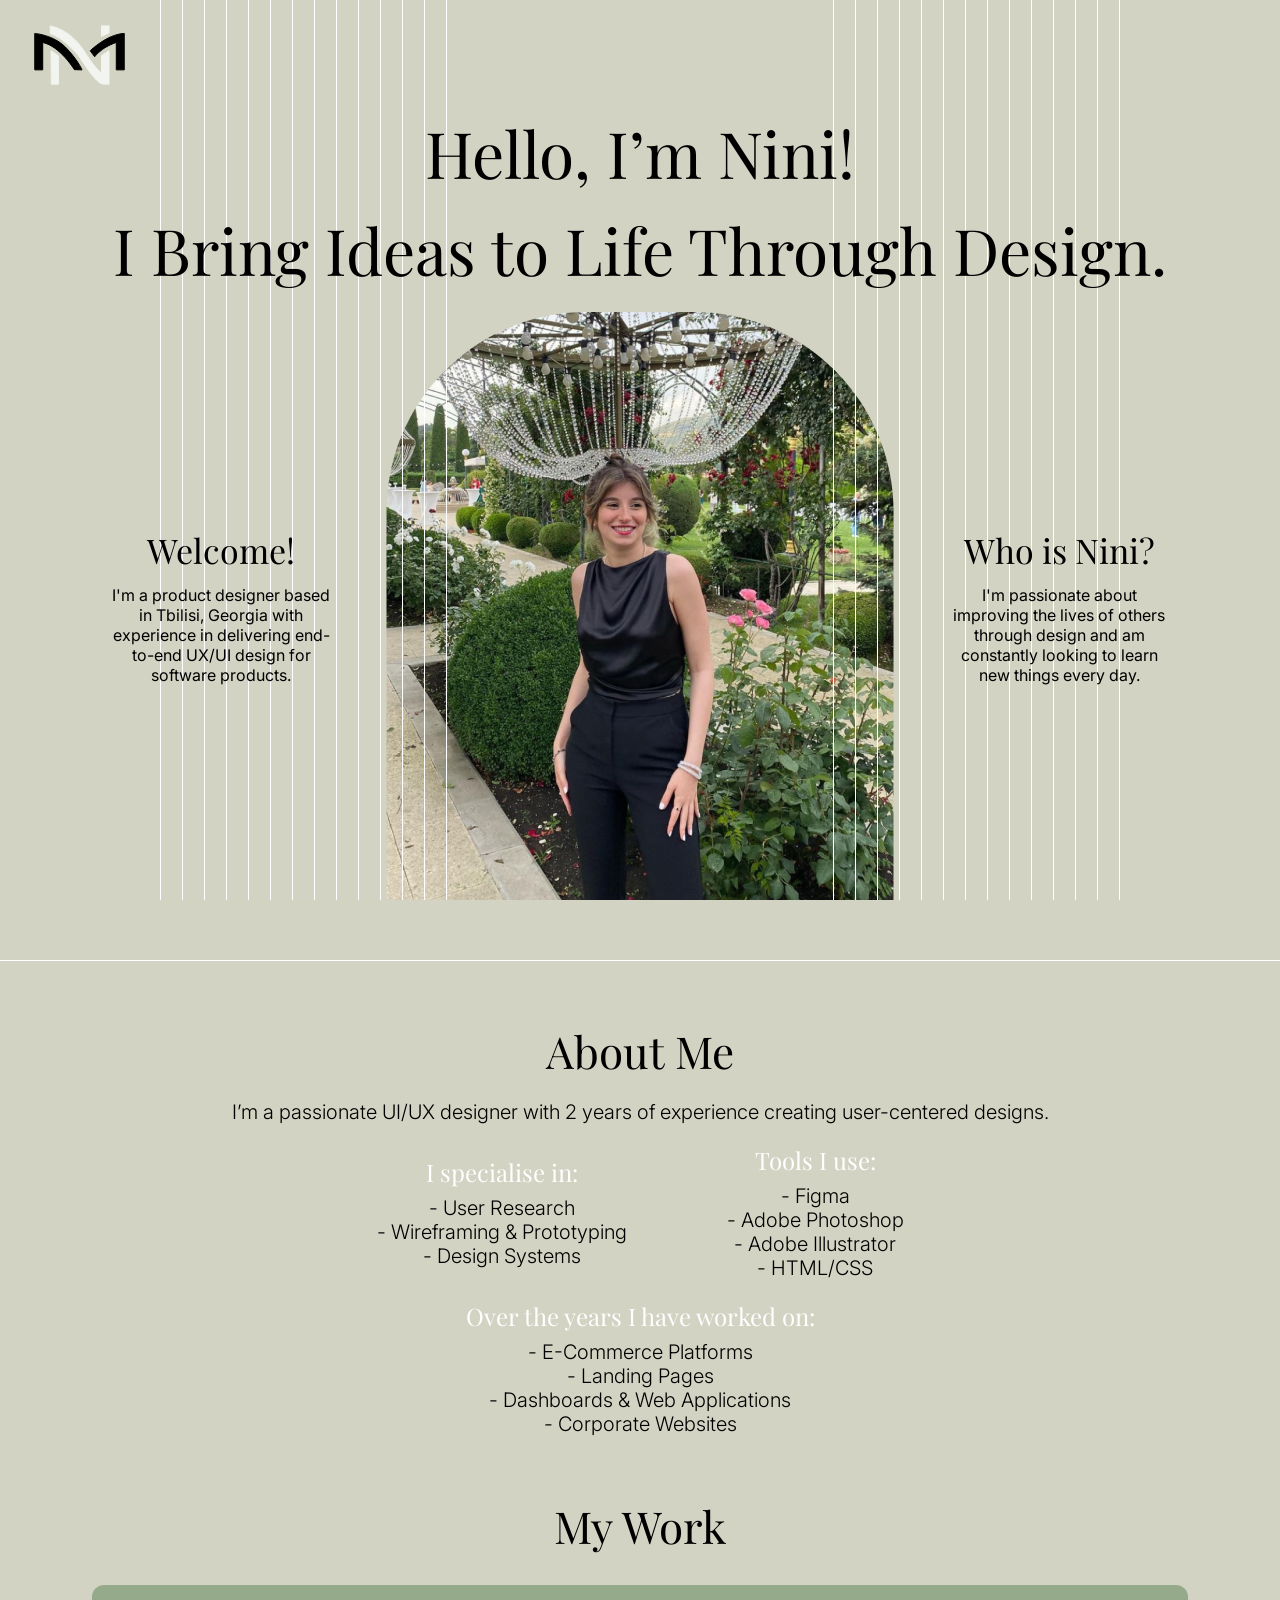
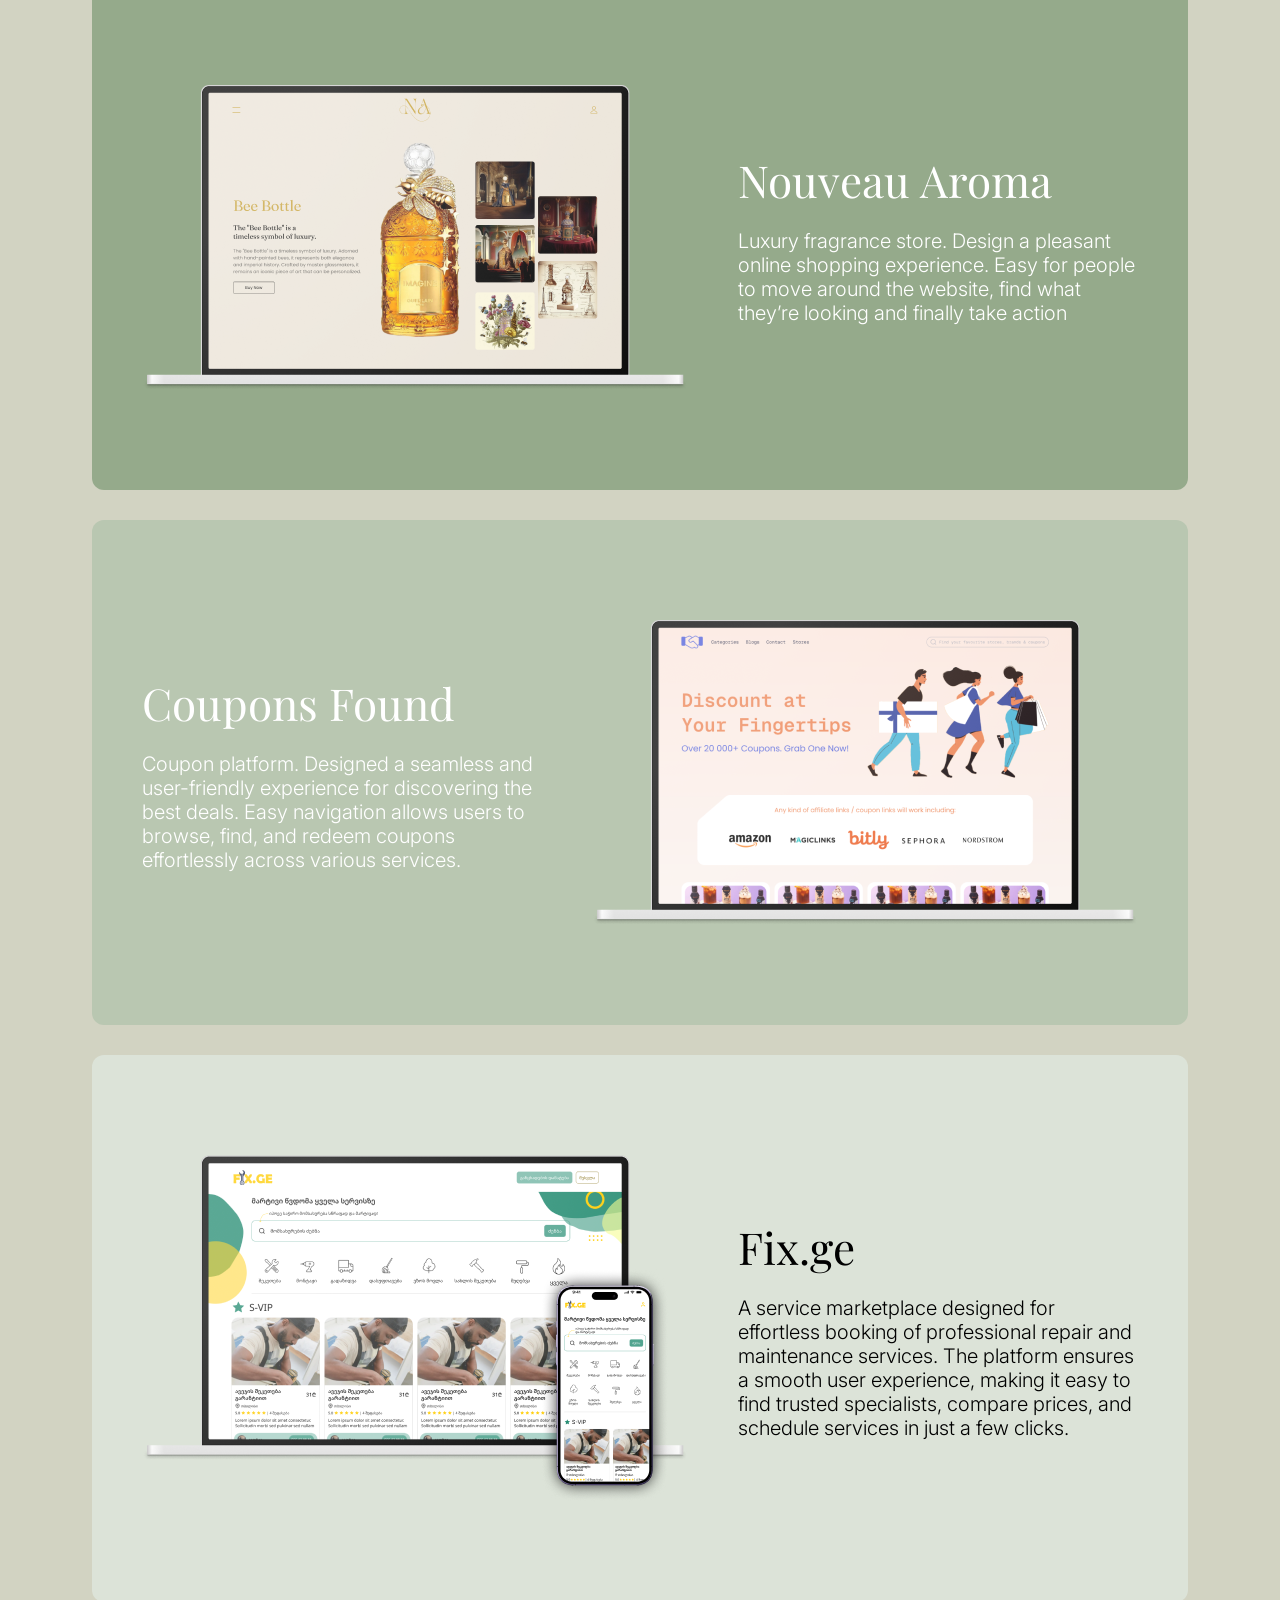
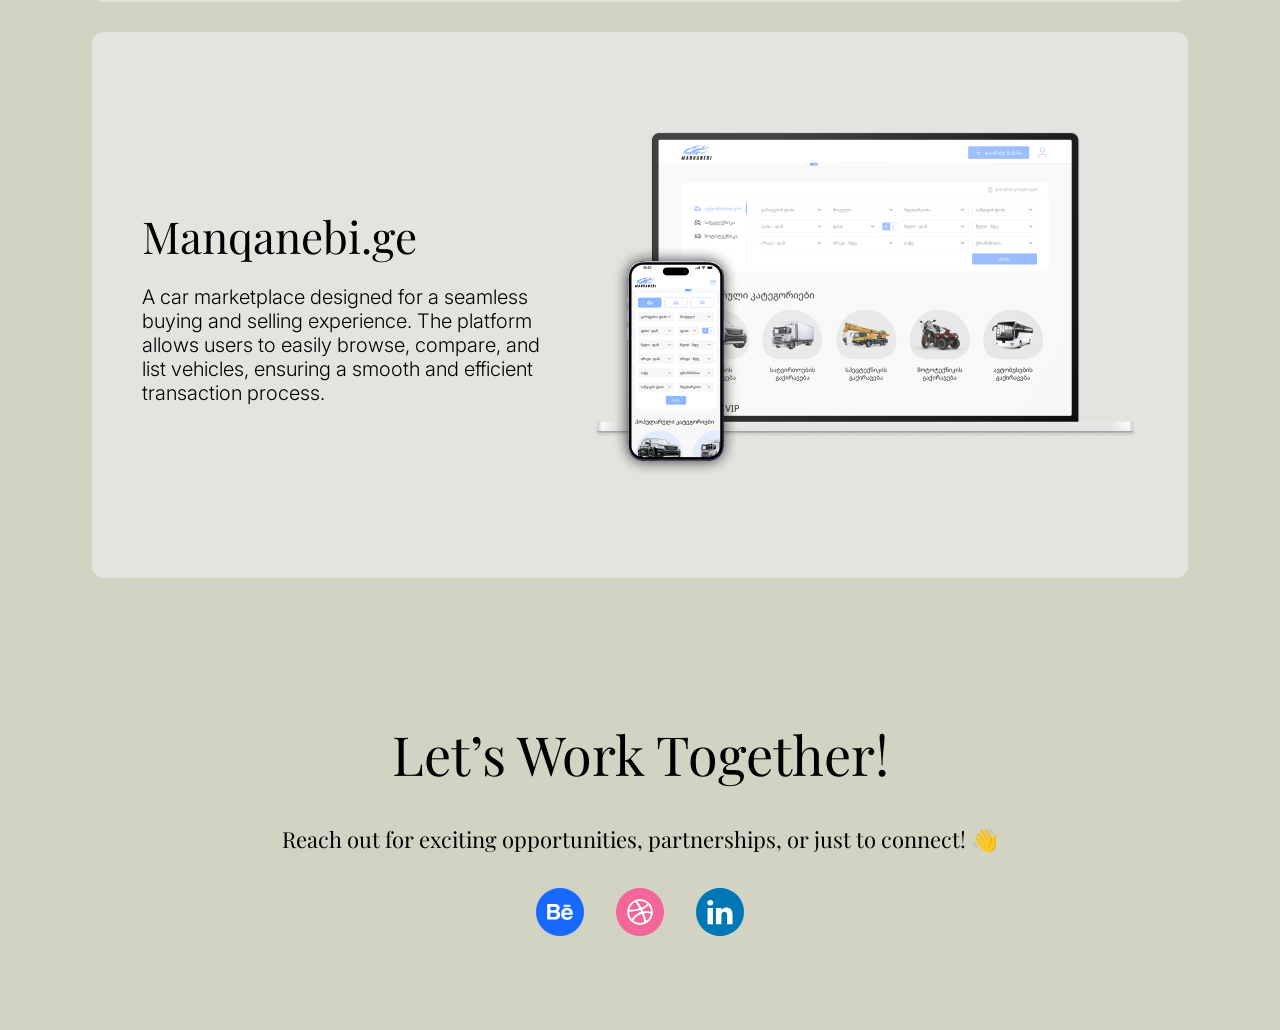
<file: index.html>
<!DOCTYPE html>
<html lang="en">
  <head>
    <meta charset="UTF-8" />
    <meta name="viewport" content="width=device-width, initial-scale=1.0" />
    <link rel="stylesheet" href="./Style.css" />
    <title>Nini Mikeladze</title>
  </head>
  <body>
    <div class="lines1">
      <div class="line1"></div>
      <div class="line2"></div>
      <div class="line3"></div>
      <div class="line4"></div>
      <div class="line5"></div>
      <div class="line6"></div>
      <div class="line7"></div>
      <div class="line8"></div>
      <div class="line9"></div>
      <div class="line10"></div>
      <div class="line11"></div>
      <div class="line12"></div>
      <div class="line13"></div>
      <div class="line14"></div>
    </div>
    <div class="lines2">
      <div class="line15"></div>
      <div class="line16"></div>
      <div class="line17"></div>
      <div class="line18"></div>
      <div class="line19"></div>
      <div class="line20"></div>
      <div class="line21"></div>
      <div class="line22"></div>
      <div class="line23"></div>
      <div class="line24"></div>
      <div class="line25"></div>
      <div class="line26"></div>
      <div class="line27"></div>
      <div class="line28"></div>
    </div>
    <header>
      <div class="header">
        <img src="./images/NM Logo 1.svg" alt="logo" class="logo" />
      </div>
    </header>
    <div class="main">
      <section>
        <div class="hero">
          <div class="heading">
            <p class="text1">Hello, I’m Nini!</p>
            <p class="text1">
              I Bring <span>Ideas</span> to <span>Life</span> Through
              <span>Design</span>.
            </p>
          </div>
          <div class="component1">
            <div class="exp1">
              <h1 class="title">Welcome!</h1>
              <p class="text2">
                I'm a product designer based in Tbilisi, Georgia with experience
                in delivering end-to-end UX/UI design for software products.
              </p>
            </div>
            <img
              src="./images/profile picture.png"
              alt="profile picture"
              class="profile"
            />
            <div class="exp1">
              <h1 class="title">Who is Nini?</h1>
              <p class="text2">
                I'm passionate about improving the lives of others through
                design and am constantly looking to learn new things every day.
              </p>
            </div>
          </div>
        </div>
      </section>
      <div class="lines3"></div>
      <section>
        <div class="about_me">
          <h1 class="title2">About Me</h1>
          <p class="text4">
            I’m a passionate UI/UX designer with 2 years of experience creating
            user-centered designs.
          </p>
          <div class="component2">
            <div class="component3">
              <div class="specialise">
                <p class="text3">I specialise in:</p>
                <div class="specialise2">
                  <p class="text4">- User Research</p>
                  <p class="text4">- Wireframing & Prototyping</p>
                  <p class="text4">- Design Systems</p>
                </div>
              </div>
              <div class="specialise">
                <p class="text3">Tools I use:</p>
                <div class="specialise2">
                  <p class="text4">- Figma</p>
                  <p class="text4">- Adobe Photoshop</p>
                  <p class="text4">- Adobe Illustrator</p>
                  <p class="text4">- HTML/CSS</p>
                </div>
              </div>
            </div>
            <div class="specialise">
              <p class="text3">Over the years I have worked on:</p>
              <div class="specialise2">
                <p class="text4">- E-Commerce Platforms</p>
                <p class="text4">- Landing Pages</p>
                <p class="text4">- Dashboards & Web Applications</p>
                <p class="text4">- Corporate Websites</p>
              </div>
            </div>
          </div>
        </div>
      </section>
      <section>
        <div class="my_work">
          <h1 class="title2">My Work</h1>
          <a href="./Nouveau Aroma/aroma.html">
            <div class="aroma">
              <img
                src="./images/Nouveau Aroma.png"
                alt="Nouveau Aroma"
                class="image"
              />
              <div class="component4">
                <h1 class="title3">Nouveau Aroma</h1>
                <p class="text5">
                  Luxury fragrance store. Design a pleasant online shopping
                  experience. Easy for people to move around the website, find
                  what they’re looking and finally take action
                </p>
              </div>
            </div>
          </a>
          <a href="./Coupons Found/coupons.html">
            <div class="coupons">
              <div class="component4">
                <h1 class="title3">Coupons Found</h1>
                <p class="text5">
                  Coupon platform. Designed a seamless and user-friendly
                  experience for discovering the best deals. Easy navigation
                  allows users to browse, find, and redeem coupons effortlessly
                  across various services.
                </p>
              </div>
              <img
                src="./images/Coupons Found.png"
                alt="Coupons Found"
                class="image"
              />
            </div>
          </a>
          <a href="./Fix.ge/fix.html">
            <div class="fix">
              <img src="./images/fix.ge.png" alt="Fix.ge" class="image" />
              <div class="component4">
                <h1 class="title4">Fix.ge</h1>
                <p class="text6">
                  A service marketplace designed for effortless booking of
                  professional repair and maintenance services. The platform
                  ensures a smooth user experience, making it easy to find
                  trusted specialists, compare prices, and schedule services in
                  just a few clicks.
                </p>
              </div>
            </div>
          </a>
          <a href="./Manqanebi.ge/manqanebi.html">
            <div class="manqanebi">
              <div class="component4">
                <h1 class="title4">Manqanebi.ge</h1>
                <p class="text6">
                  A car marketplace designed for a seamless buying and selling
                  experience. The platform allows users to easily browse,
                  compare, and list vehicles, ensuring a smooth and efficient
                  transaction process.
                </p>
              </div>
              <img
                src="./images/manqanebi.png"
                alt="Manqanebi.ge"
                class="image"
              />
            </div>
          </a>
        </div>
      </section>
    </div>
    <footer>
      <div class="footer">
        <h1 class="title5">Let’s Work Together!</h1>
        <p class="text7">
          Reach out for exciting opportunities, partnerships, or just to
          connect! 👋
        </p>
        <div class="socials">
          <a href="https://www.behance.net/ninimikeladze1">
            <img src="../icons/behance.svg" alt="behance icon"
          /></a>
          <a href="https://dribbble.com/Ninisoi">
            <img src="../icons/Dribbble.svg" alt="dribble icon"
          /></a>
          <a href="https://www.linkedin.com/in/nini-mikeladze/">
            <img src="../icons/linkedin.svg" alt="linkedin icon"
          /></a>
        </div>
      </div>
    </footer>
  </body>
</html>
</file>
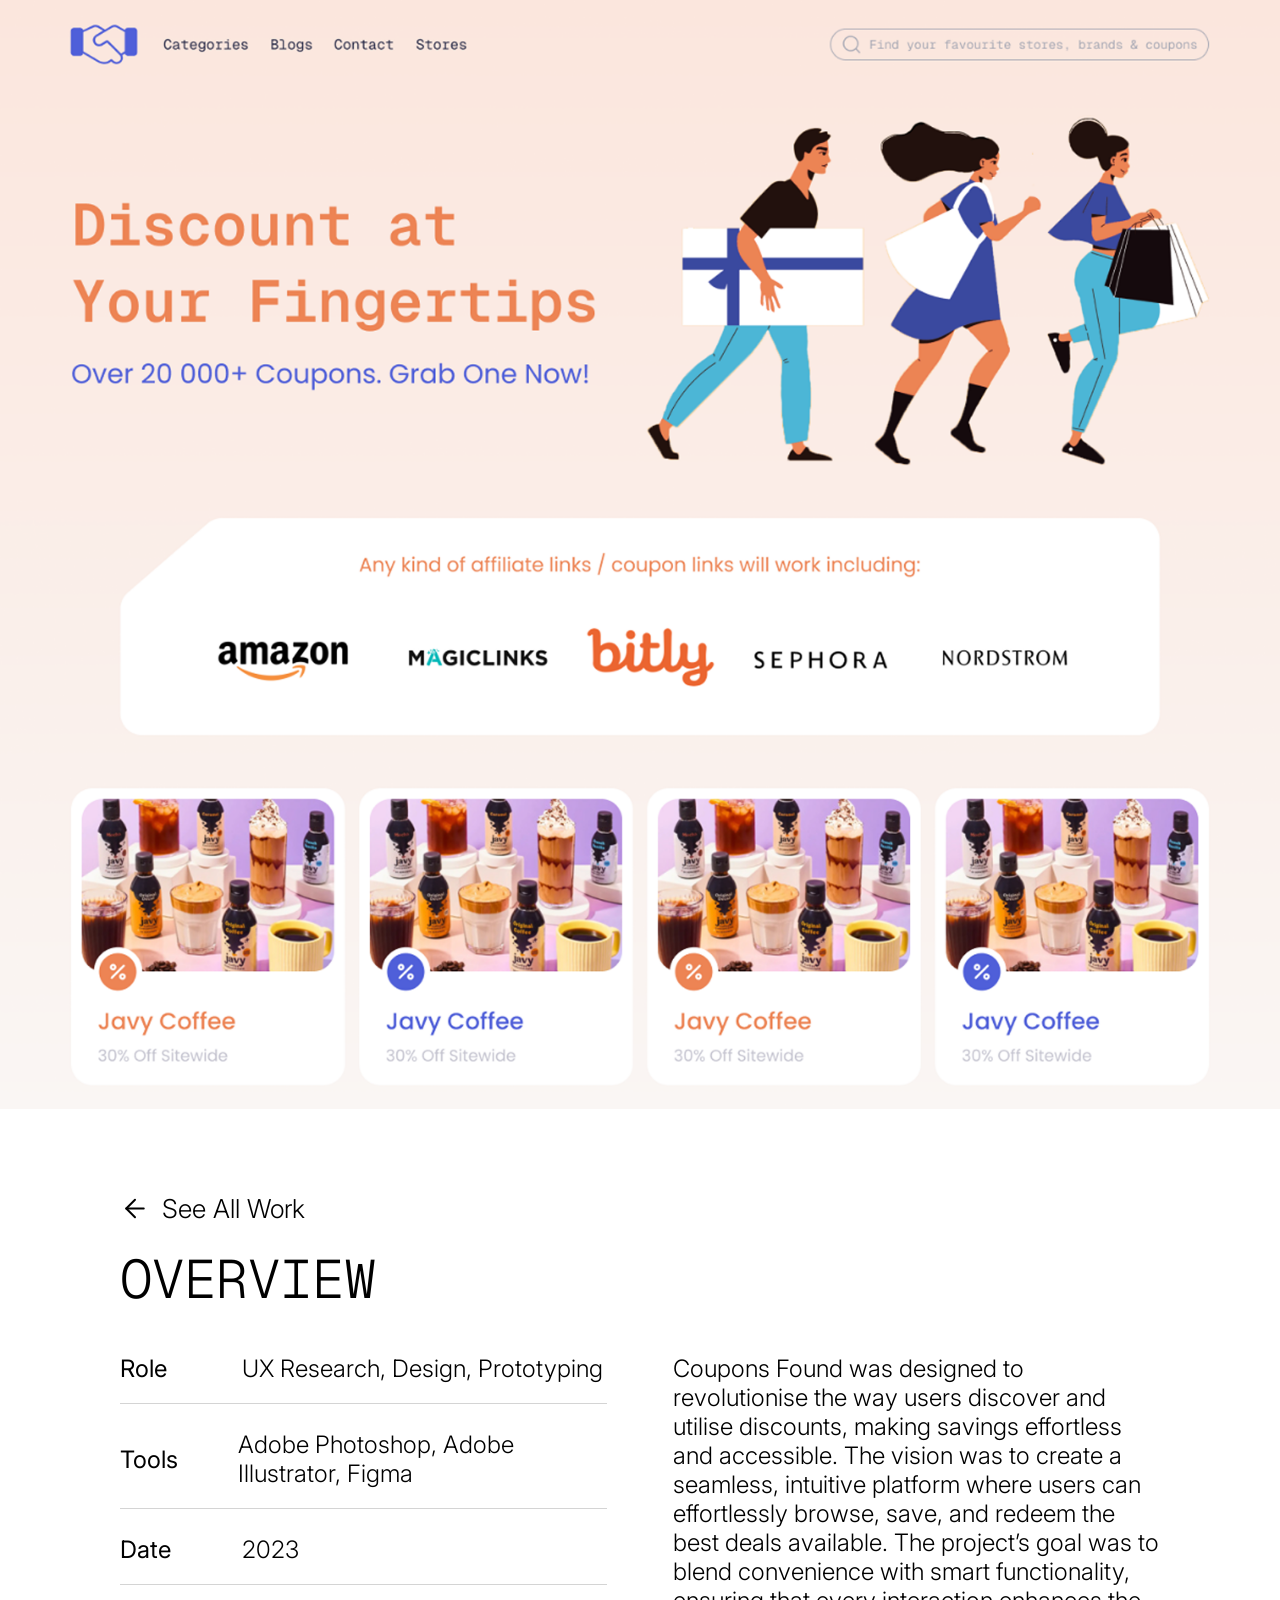
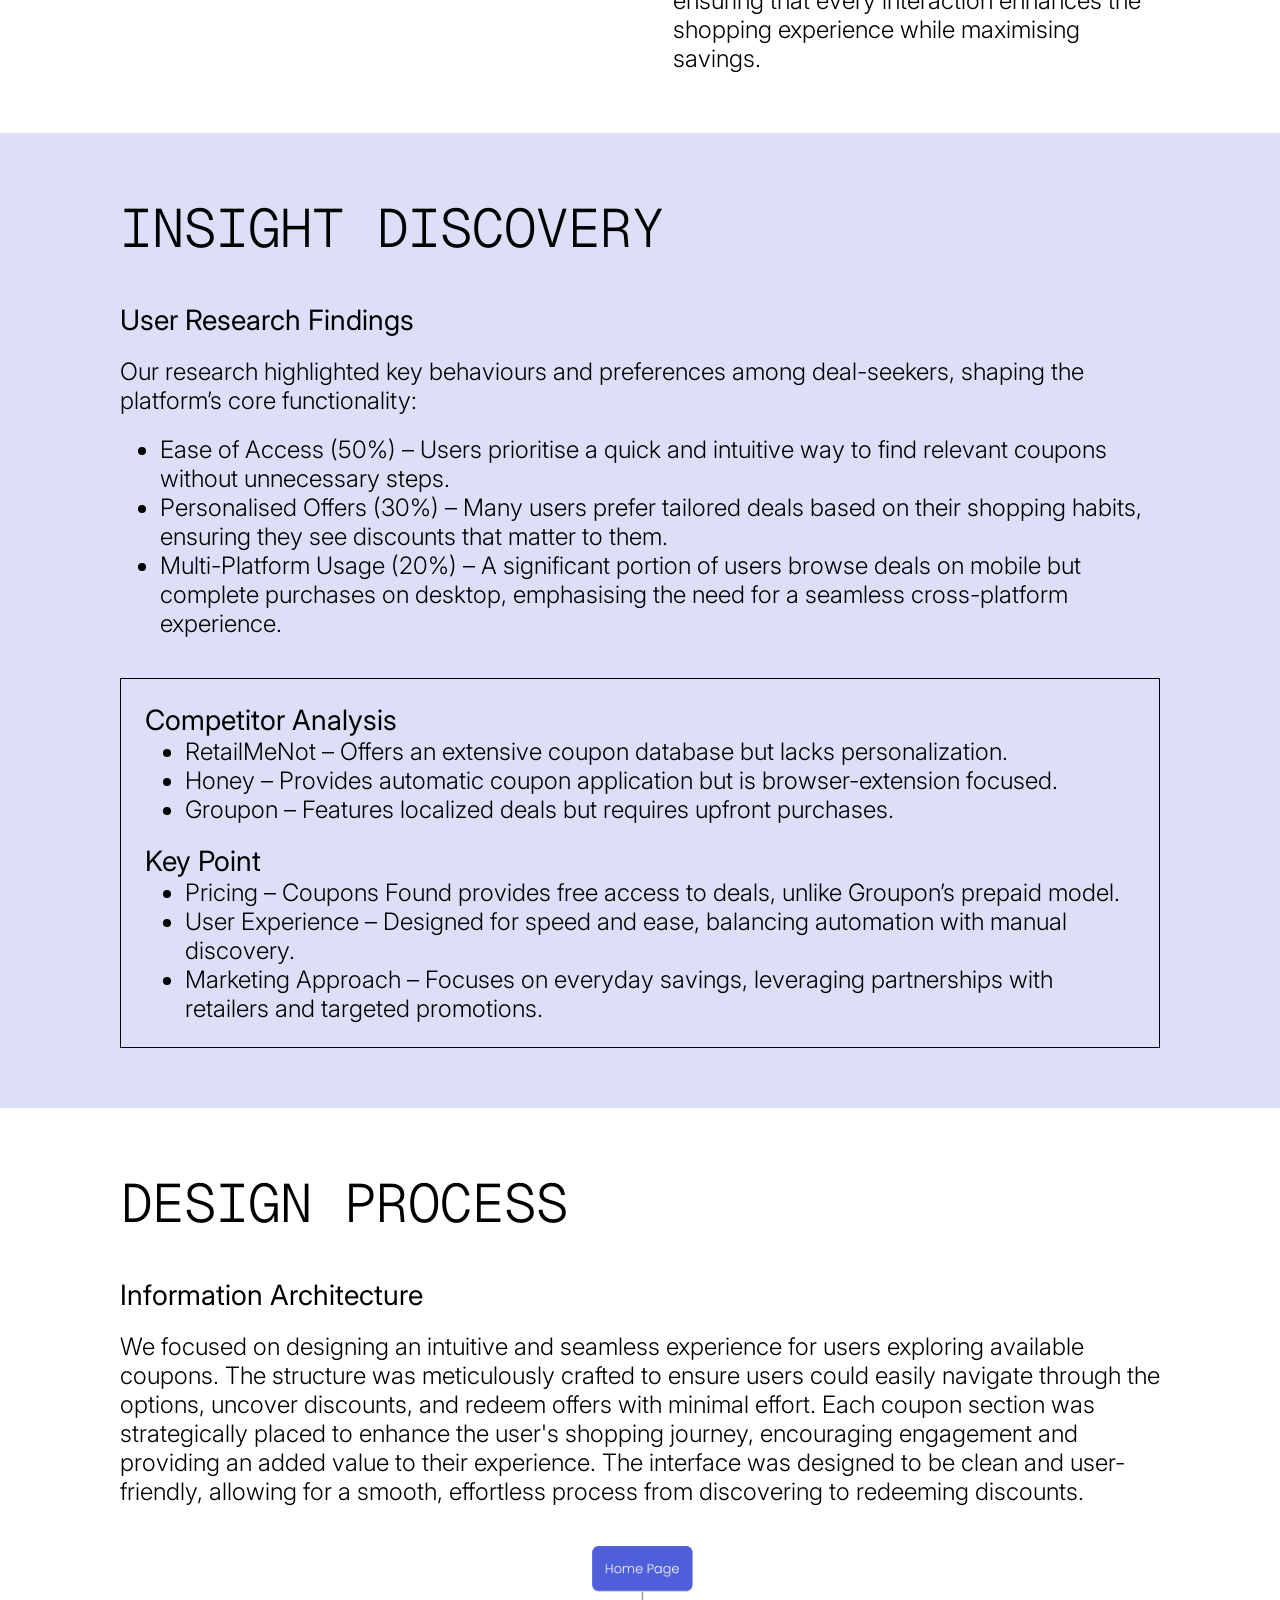
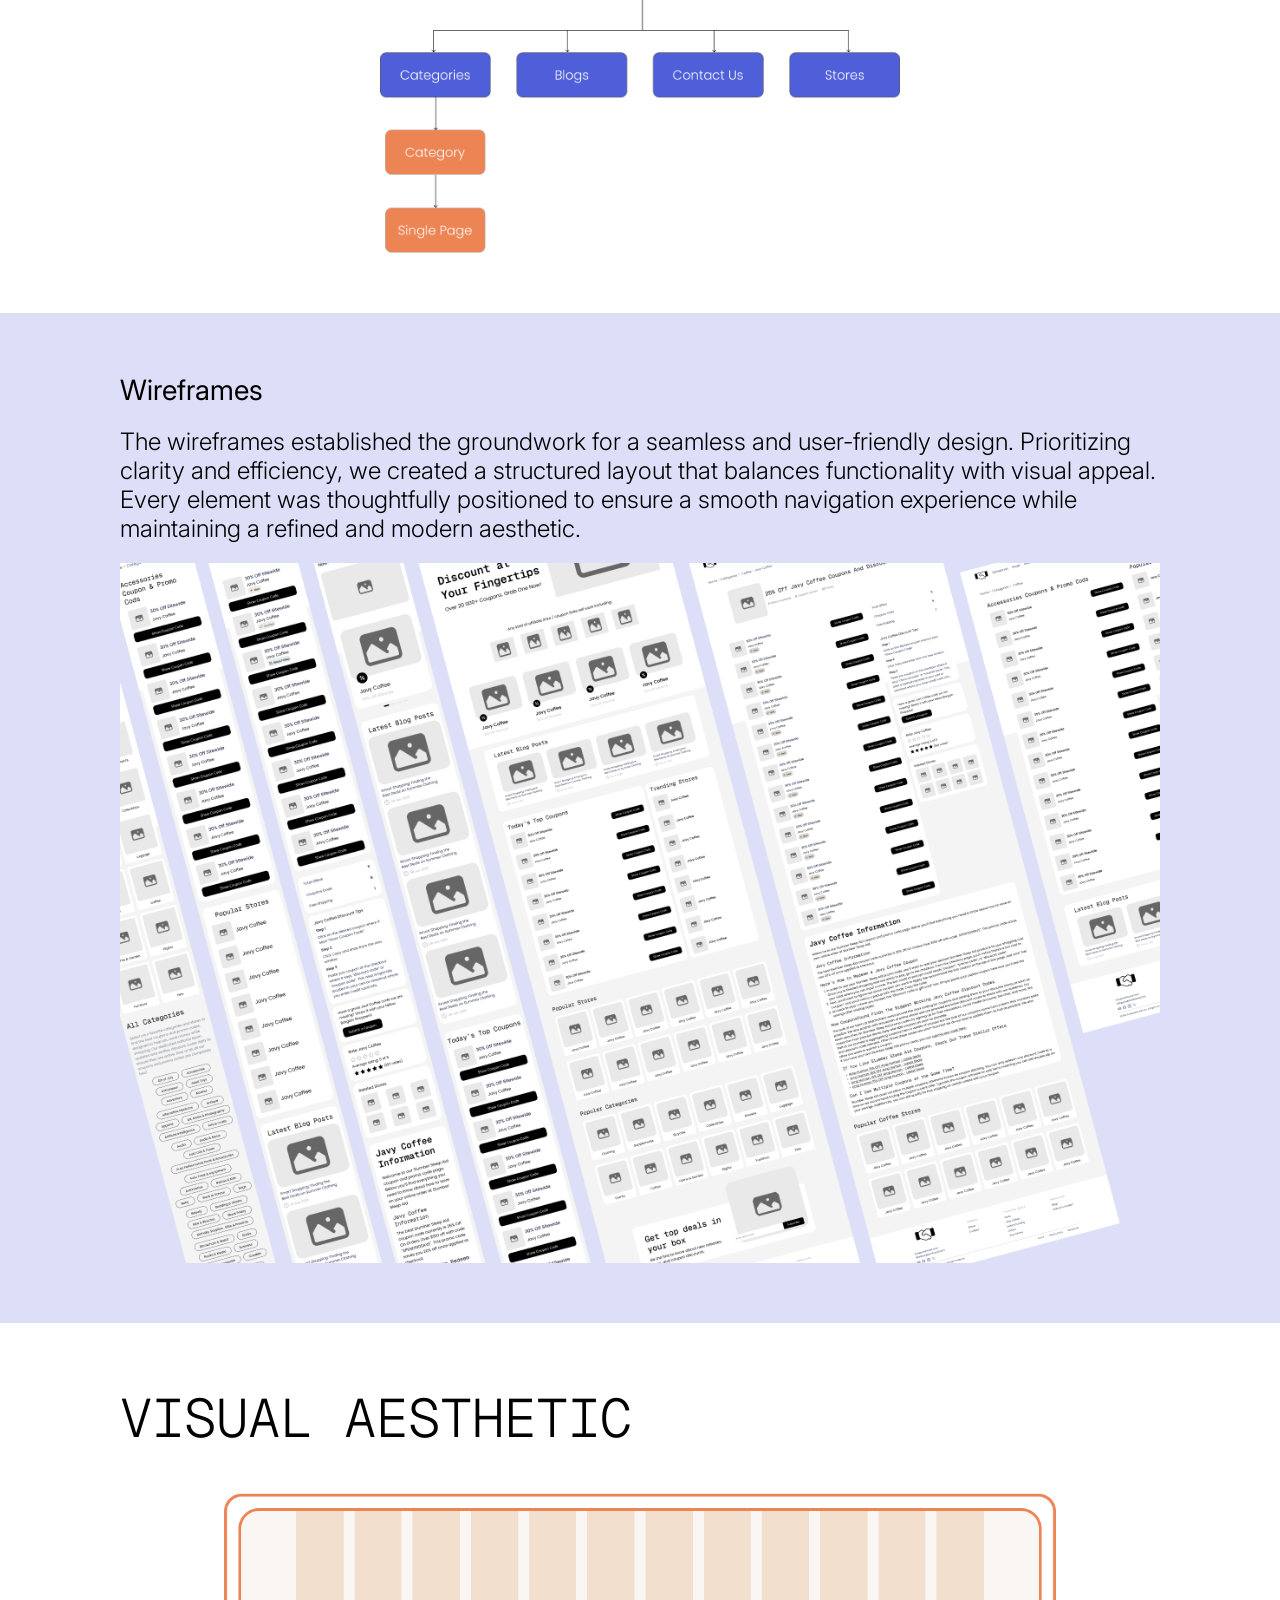
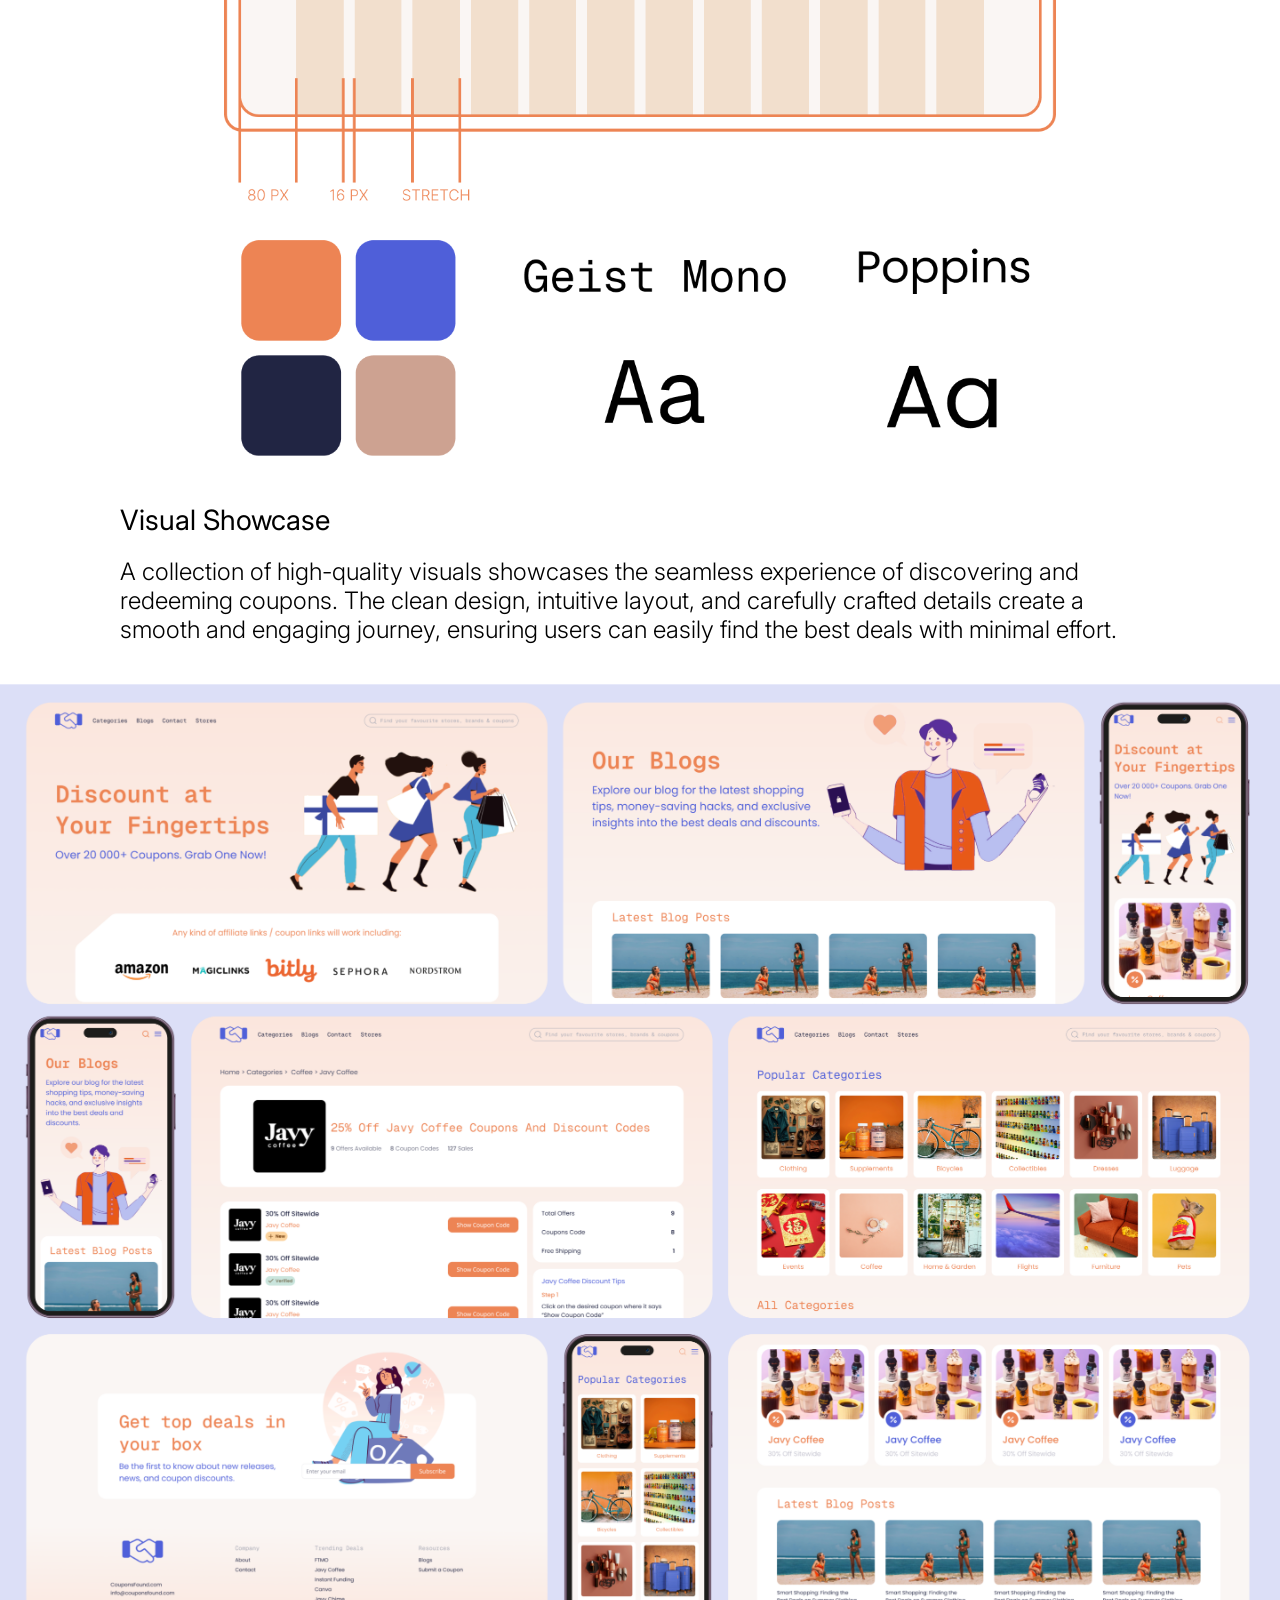
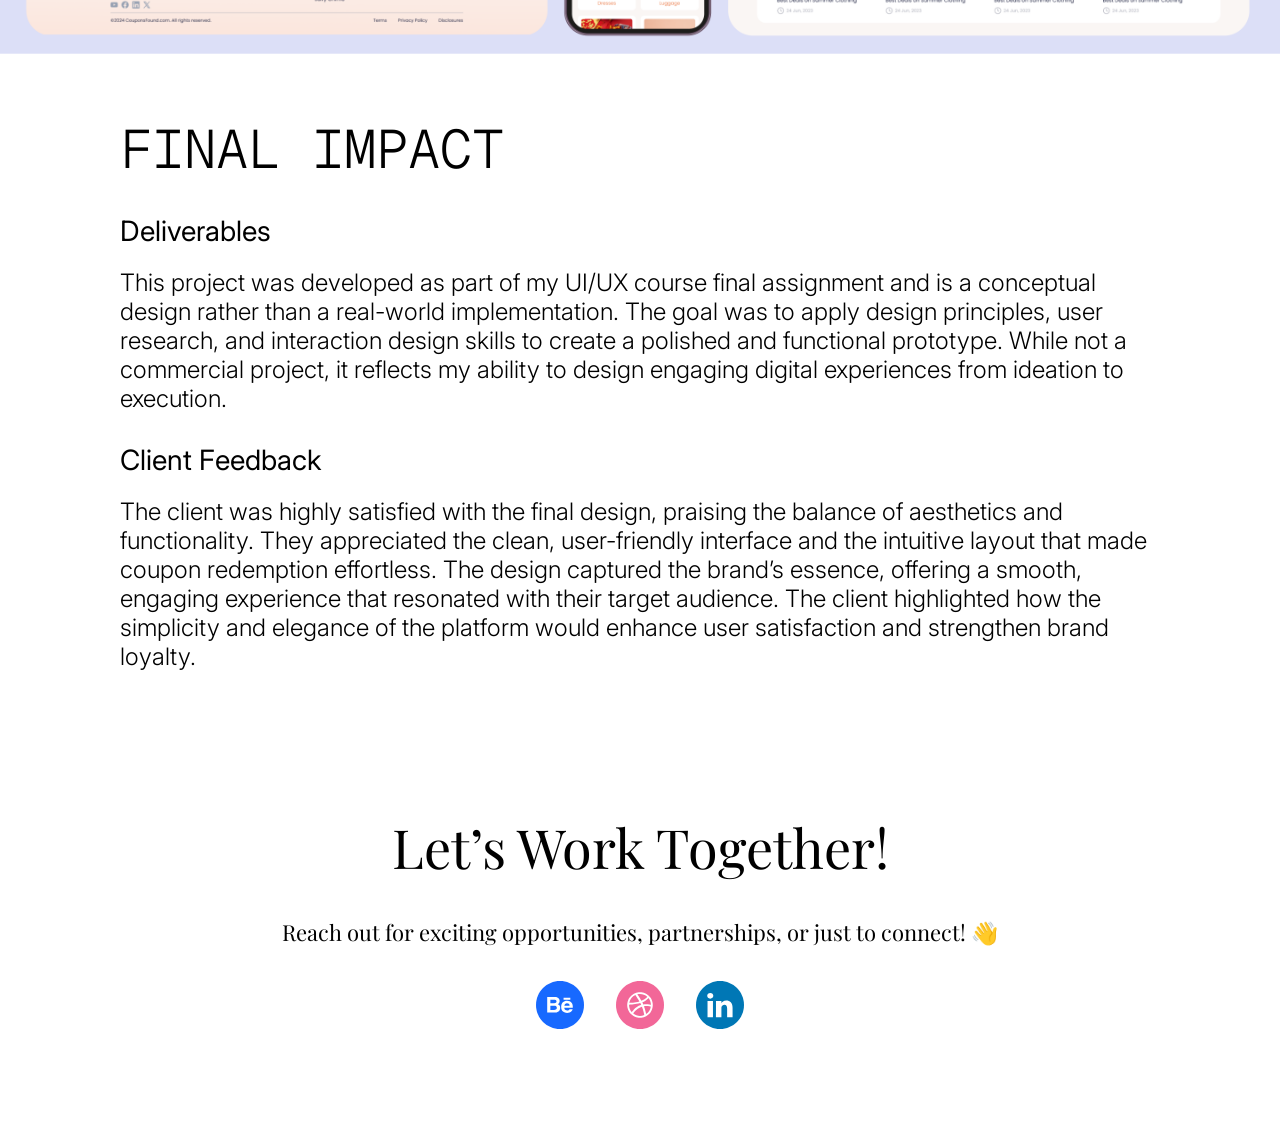
<file: Coupons Found/coupons.html>
<!DOCTYPE html>
<html lang="en">
  <head>
    <meta charset="UTF-8" />
    <meta name="viewport" content="width=device-width, initial-scale=1.0" />
    <link rel="stylesheet" href="./coupons.css" />
    <title>Coupons Found</title>
  </head>
  <body>
    <section>
      <div class="hero">
        <img src="./images copy/hero.png" alt="hero image" class="heroI" />
      </div>
    </section>
    <div class="page">
      <section>
        <div class="overview">
          <a href="../index.html">
            <div class="back">
              <img src="./images copy/arrow-left.svg" alt="arrow left" />
              <p class="text1">See All Work</p>
            </div>
          </a>
          <div class="component1">
            <h1 class="title">OVERVIEW</h1>
            <div class="component2">
              <div class="component3">
                <div class="role">
                  <p class="text2">Role</p>
                  <p class="text3">UX Research, Design, Prototyping</p>
                </div>
                <div class="role">
                  <p class="text2">Tools</p>
                  <p class="text3">Adobe Photoshop, Adobe Illustrator, Figma</p>
                </div>
                <div class="role">
                  <p class="text2">Date</p>
                  <p class="text3">2023</p>
                </div>
              </div>
              <p class="mtext3">
                Coupons Found was designed to revolutionise the way users
                discover and utilise discounts, making savings effortless and
                accessible. The vision was to create a seamless, intuitive
                platform where users can effortlessly browse, save, and redeem
                the best deals available. The project’s goal was to blend
                convenience with smart functionality, ensuring that every
                interaction enhances the shopping experience while maximising
                savings.
              </p>
            </div>
          </div>
        </div>
      </section>
      <section>
        <div class="discovery">
          <h1 class="title">INSIGHT DISCOVERY</h1>
          <div class="texts">
            <p class="title2">User Research Findings</p>
            <p class="text3">
              Our research highlighted key behaviours and preferences among
              deal-seekers, shaping the platform’s core functionality:
            </p>
            <ul>
              <li class="text3">
                Ease of Access (50%) – Users prioritise a quick and intuitive
                way to find relevant coupons without unnecessary steps.
              </li>
              <li class="text3">
                Personalised Offers (30%) – Many users prefer tailored deals
                based on their shopping habits, ensuring they see discounts that
                matter to them.
              </li>
              <li class="text3">
                Multi-Platform Usage (20%) – A significant portion of users
                browse deals on mobile but complete purchases on desktop,
                emphasising the need for a seamless cross-platform experience.
              </li>
            </ul>
          </div>
          <div class="analysis">
            <div class="box">
              <div class="competitors">
                <p class="title2">Competitor Analysis</p>
                <ul>
                  <li class="text3">
                    RetailMeNot – Offers an extensive coupon database but lacks
                    personalization.
                  </li>
                  <li class="text3">
                    Honey – Provides automatic coupon application but is
                    browser-extension focused.
                  </li>
                  <li class="text3">
                    Groupon – Features localized deals but requires upfront
                    purchases.
                  </li>
                </ul>
              </div>
              <div class="point">
                <p class="title2">Key Point</p>
                <ul>
                  <li class="text3">
                    Pricing – Coupons Found provides free access to deals,
                    unlike Groupon’s prepaid model.
                  </li>
                  <li class="text3">
                    User Experience – Designed for speed and ease, balancing
                    automation with manual discovery.
                  </li>
                  <li class="text3">
                    Marketing Approach – Focuses on everyday savings, leveraging
                    partnerships with retailers and targeted promotions.
                  </li>
                </ul>
              </div>
            </div>
          </div>
        </div>
      </section>
      <section>
        <div class="design">
          <h1 class="title">DESIGN PROCESS</h1>
          <div class="texts">
            <p class="title2">Information Architecture</p>
            <p class="text3">
              We focused on designing an intuitive and seamless experience for
              users exploring available coupons. The structure was meticulously
              crafted to ensure users could easily navigate through the options,
              uncover discounts, and redeem offers with minimal effort. Each
              coupon section was strategically placed to enhance the user's
              shopping journey, encouraging engagement and providing an added
              value to their experience. The interface was designed to be clean
              and user-friendly, allowing for a smooth, effortless process from
              discovering to redeeming discounts.
            </p>
          </div>
          <img
            src="./images copy/IA.png"
            alt="Information Architecture image"
            class="IA"
          />
        </div>
      </section>
      <section>
        <div class="wireframes">
          <p class="title2">Wireframes</p>
          <p class="text3">
            The wireframes established the groundwork for a seamless and
            user-friendly design. Prioritizing clarity and efficiency, we
            created a structured layout that balances functionality with visual
            appeal. Every element was thoughtfully positioned to ensure a smooth
            navigation experience while maintaining a refined and modern
            aesthetic.
          </p>
          <img
            src="./images copy/wireframes.png"
            alt="wireframes image"
            class="wireframeI"
          />
        </div>
      </section>
      <section>
        <div class="visual">
          <div class="section1">
            <h1 class="title">VISUAL AESTHETIC</h1>
            <img
              src="./images copy/visual.png"
              alt="visual image"
              class="visualI"
            />
            <div class="section2">
              <p class="title2">Visual Showcase</p>
              <p class="text3">
                A collection of high-quality visuals showcases the seamless
                experience of discovering and redeeming coupons. The clean
                design, intuitive layout, and carefully crafted details create a
                smooth and engaging journey, ensuring users can easily find the
                best deals with minimal effort.
              </p>
            </div>
          </div>
          <img src="./images copy/pages.png" alt="pages image" class="pages" />
        </div>
      </section>
      <section>
        <div class="final">
          <h1 class="title">FINAL IMPACT</h1>
          <div class="section2">
            <p class="title2">Deliverables</p>
            <p class="text3">
              This project was developed as part of my UI/UX course final
              assignment and is a conceptual design rather than a real-world
              implementation. The goal was to apply design principles, user
              research, and interaction design skills to create a polished and
              functional prototype. While not a commercial project, it reflects
              my ability to design engaging digital experiences from ideation to
              execution.
            </p>
          </div>
          <div class="section2">
            <p class="title2">Client Feedback</p>
            <p class="text3">
              The client was highly satisfied with the final design, praising
              the balance of aesthetics and functionality. They appreciated the
              clean, user-friendly interface and the intuitive layout that made
              coupon redemption effortless. The design captured the brand’s
              essence, offering a smooth, engaging experience that resonated
              with their target audience. The client highlighted how the
              simplicity and elegance of the platform would enhance user
              satisfaction and strengthen brand loyalty.
            </p>
          </div>
        </div>
      </section>
    </div>
    <footer>
      <div class="footer">
        <h1 class="title5">Let’s Work Together!</h1>
        <p class="text7">
          Reach out for exciting opportunities, partnerships, or just to
          connect! 👋
        </p>
        <div class="socials">
          <a href="https://www.behance.net/ninimikeladze1">
            <img src="../icons/behance.svg" alt="behance icon"
          /></a>
          <a href="https://dribbble.com/Ninisoi">
            <img src="../icons/Dribbble.svg" alt="dribble icon"
          /></a>
          <a href="https://www.linkedin.com/in/nini-mikeladze/">
            <img src="../icons/linkedin.svg" alt="linkedin icon"
          /></a>
        </div>
      </div>
    </footer>
  </body>
</html>
</file>
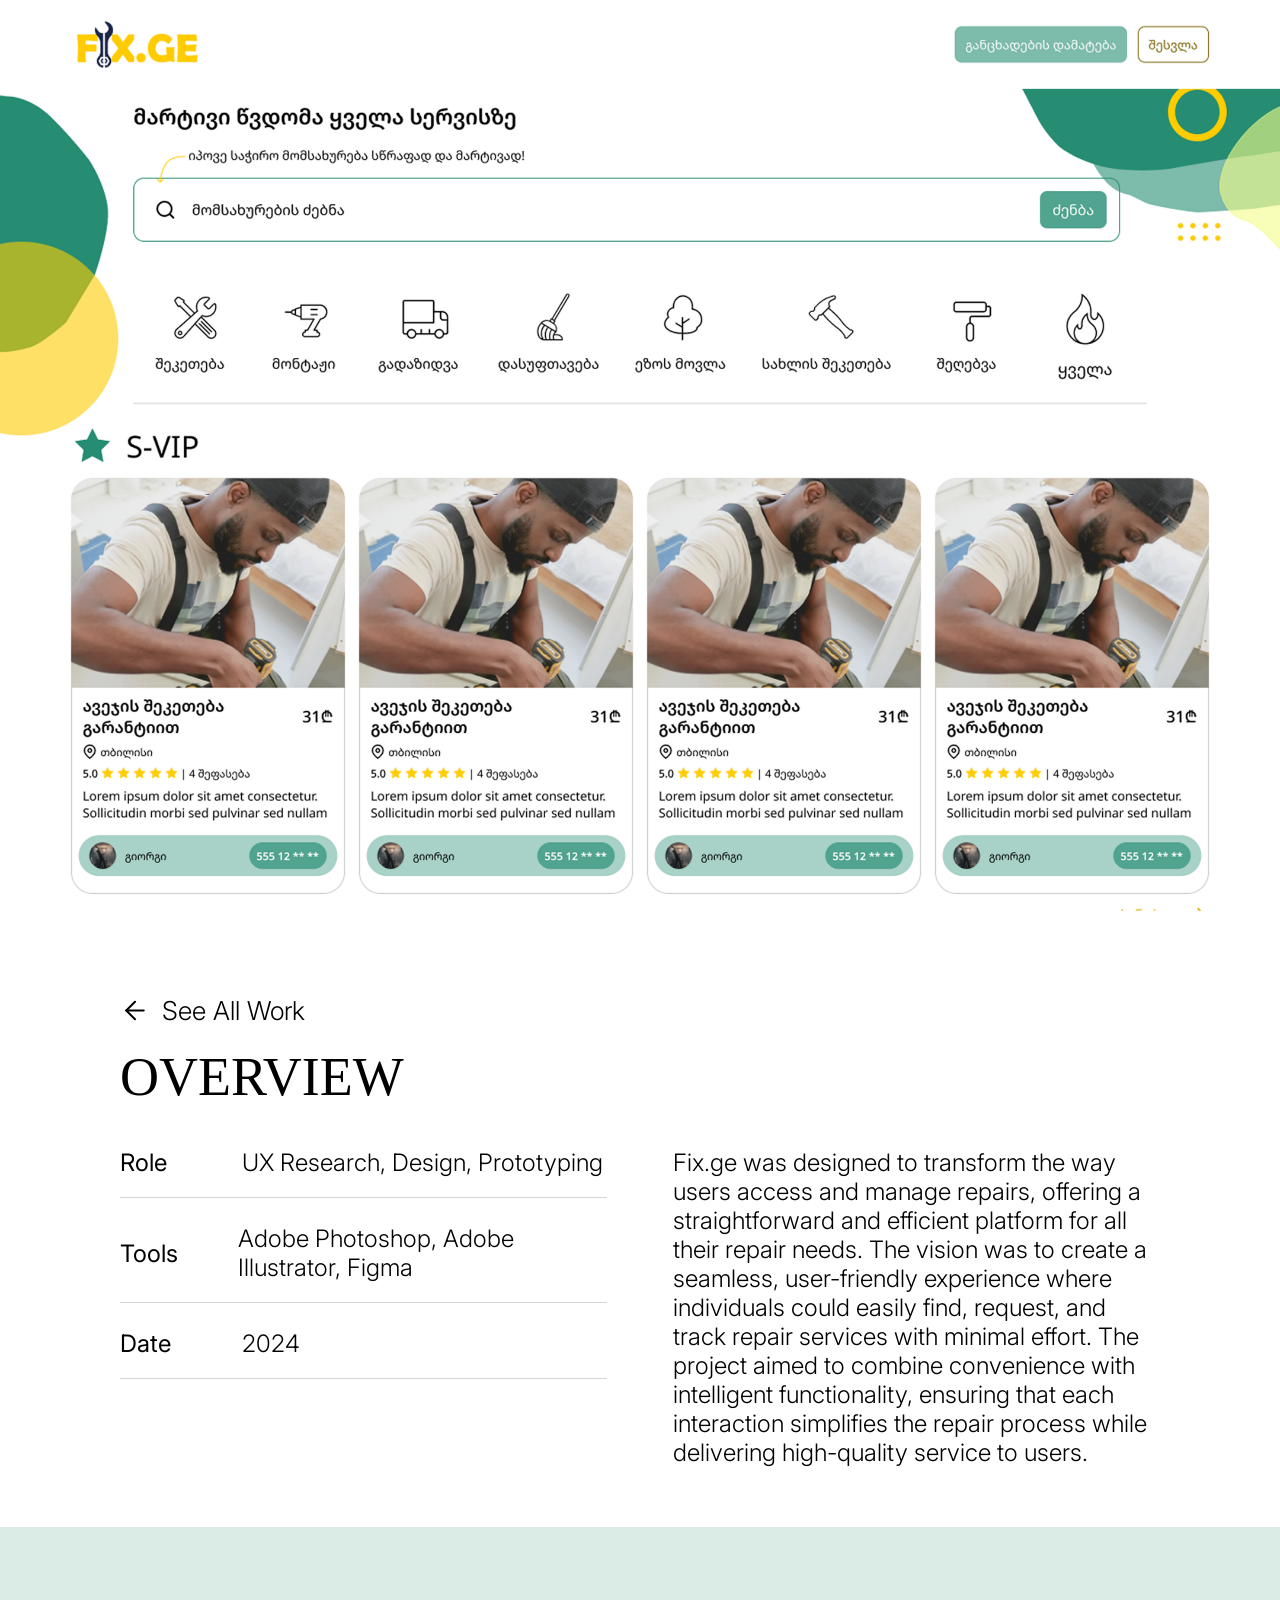
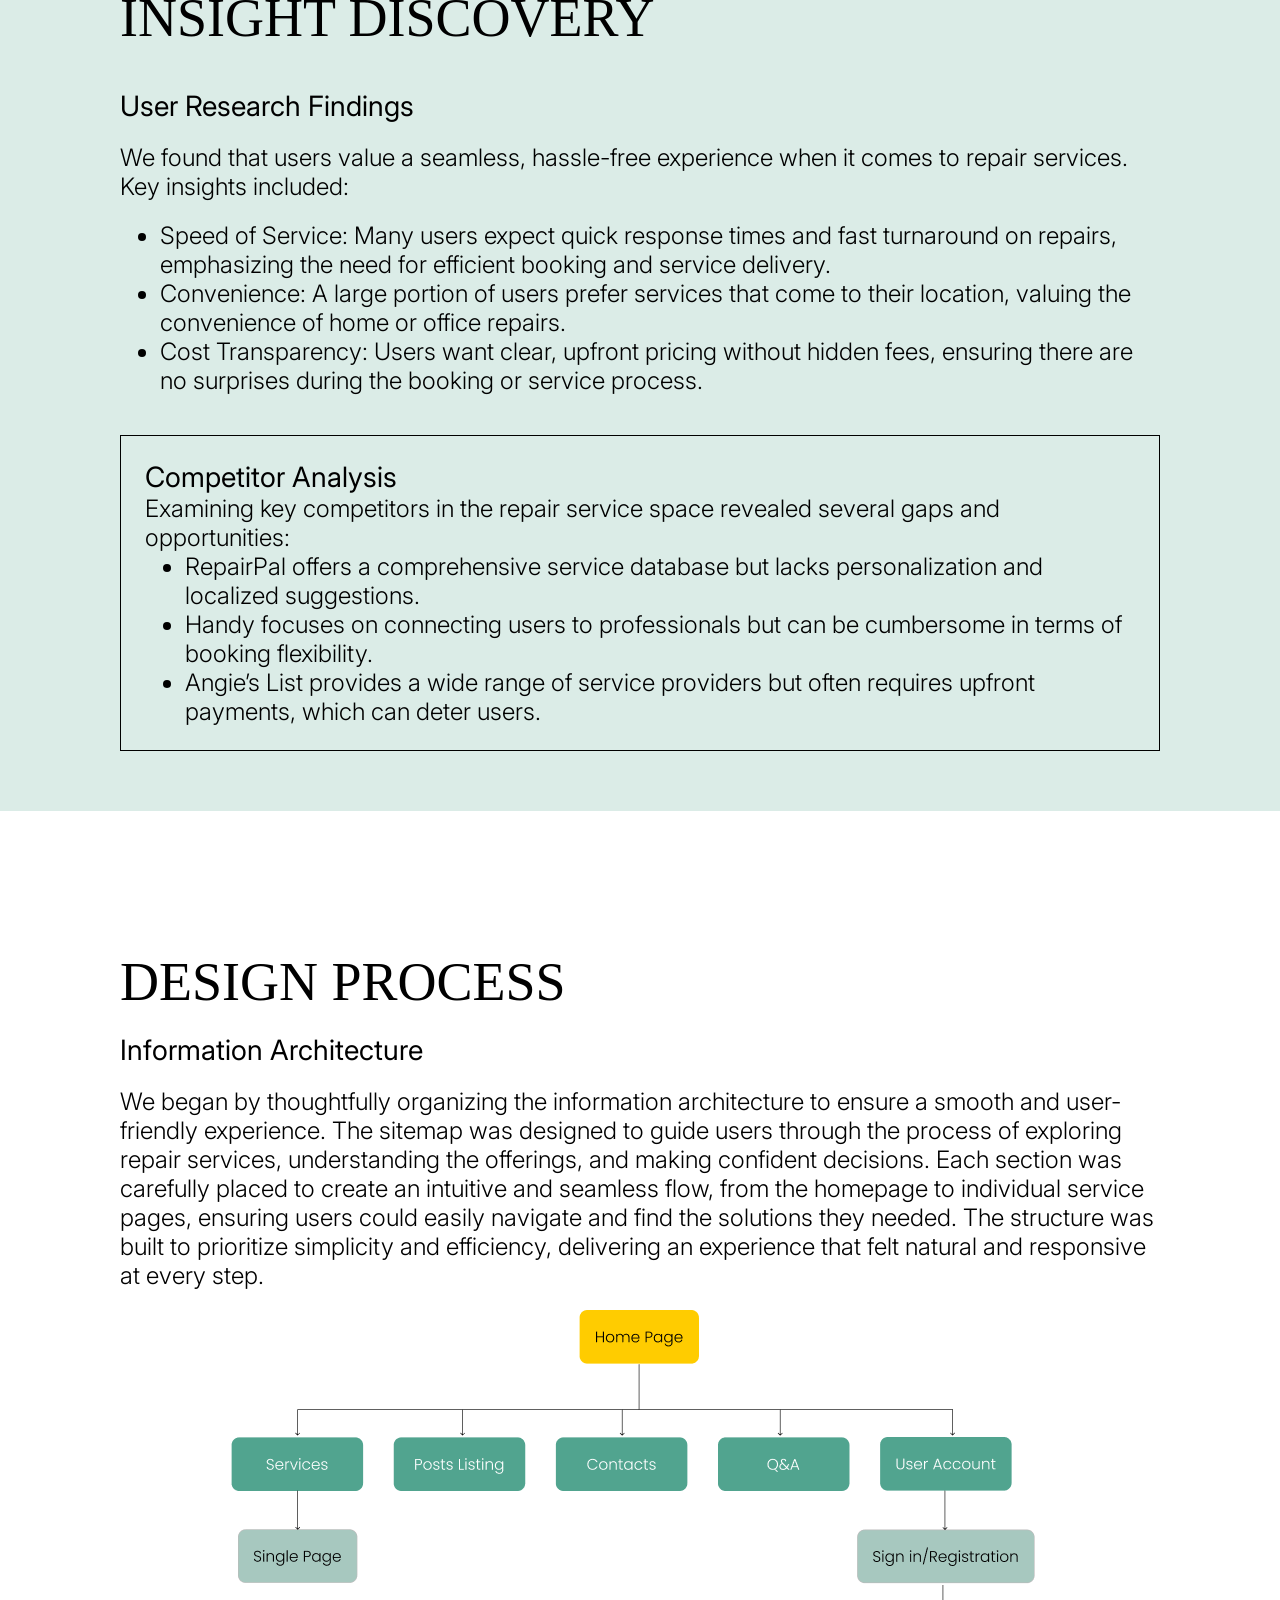
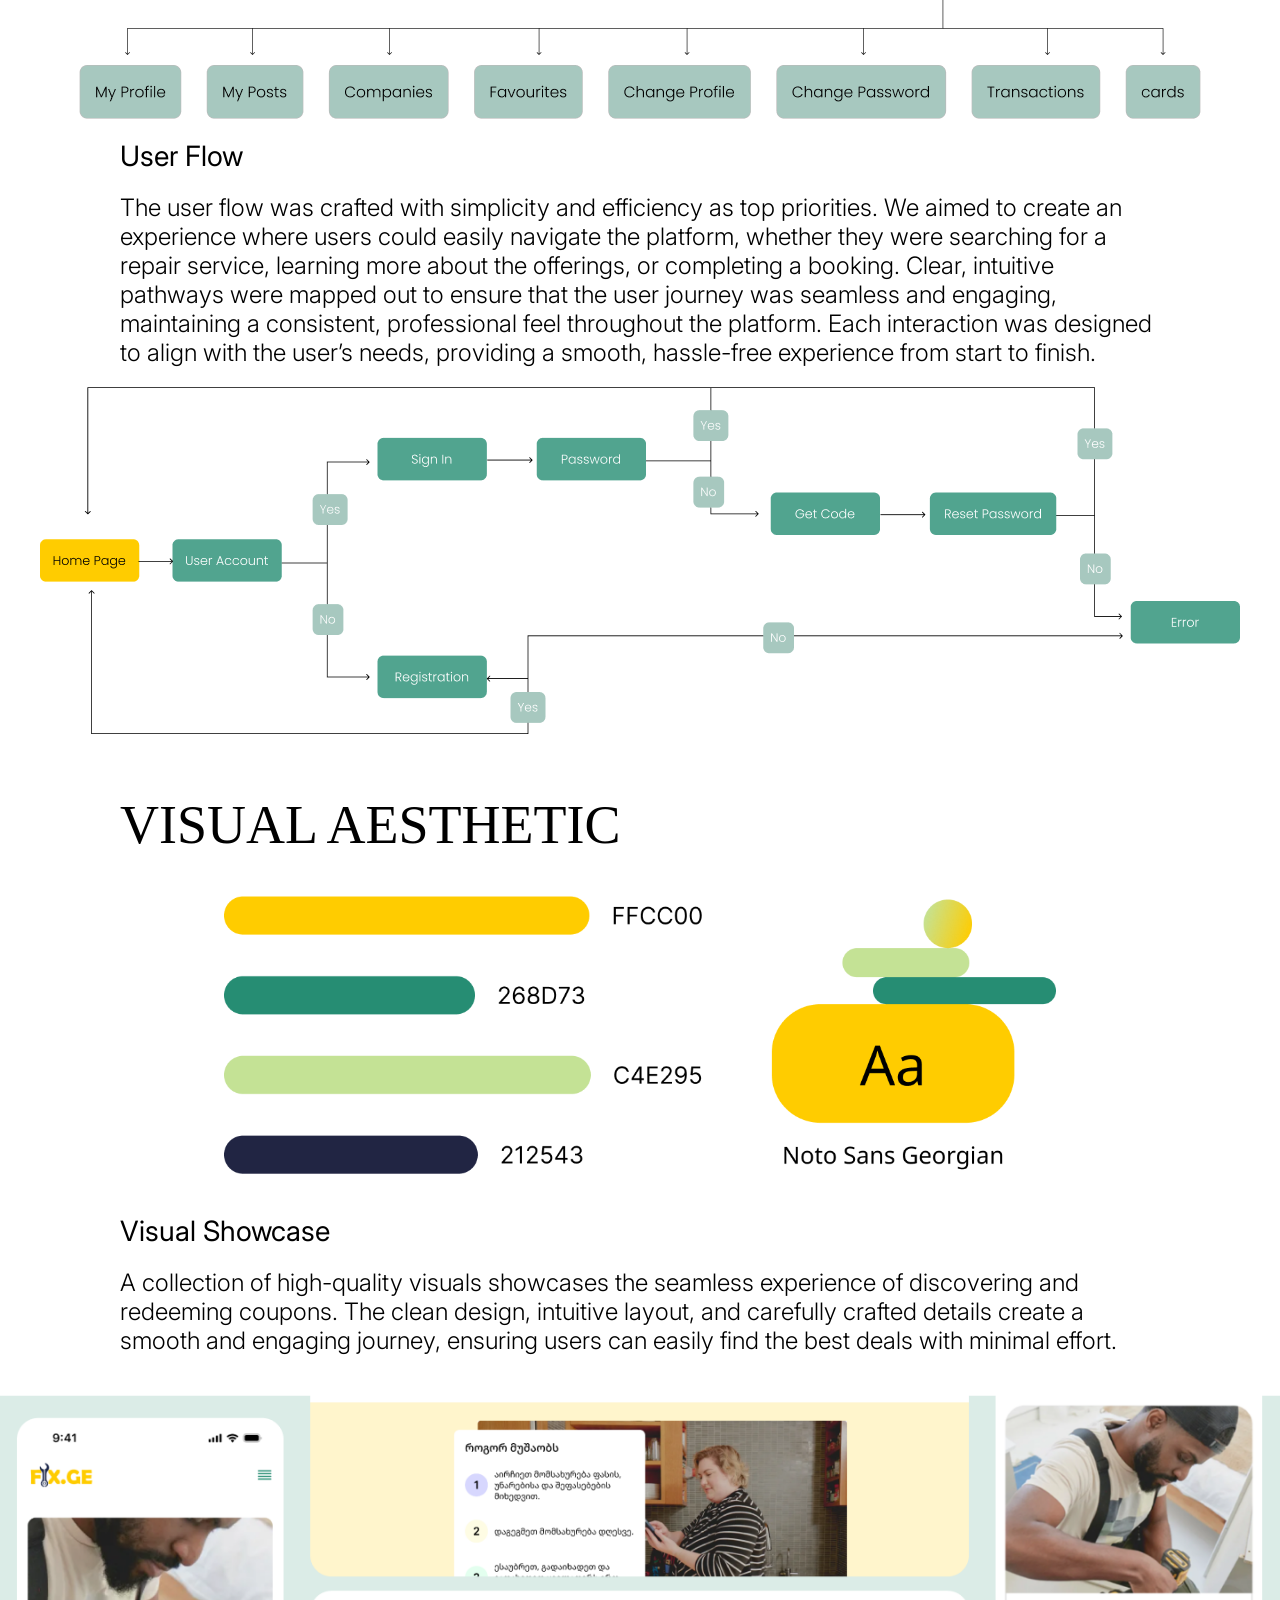
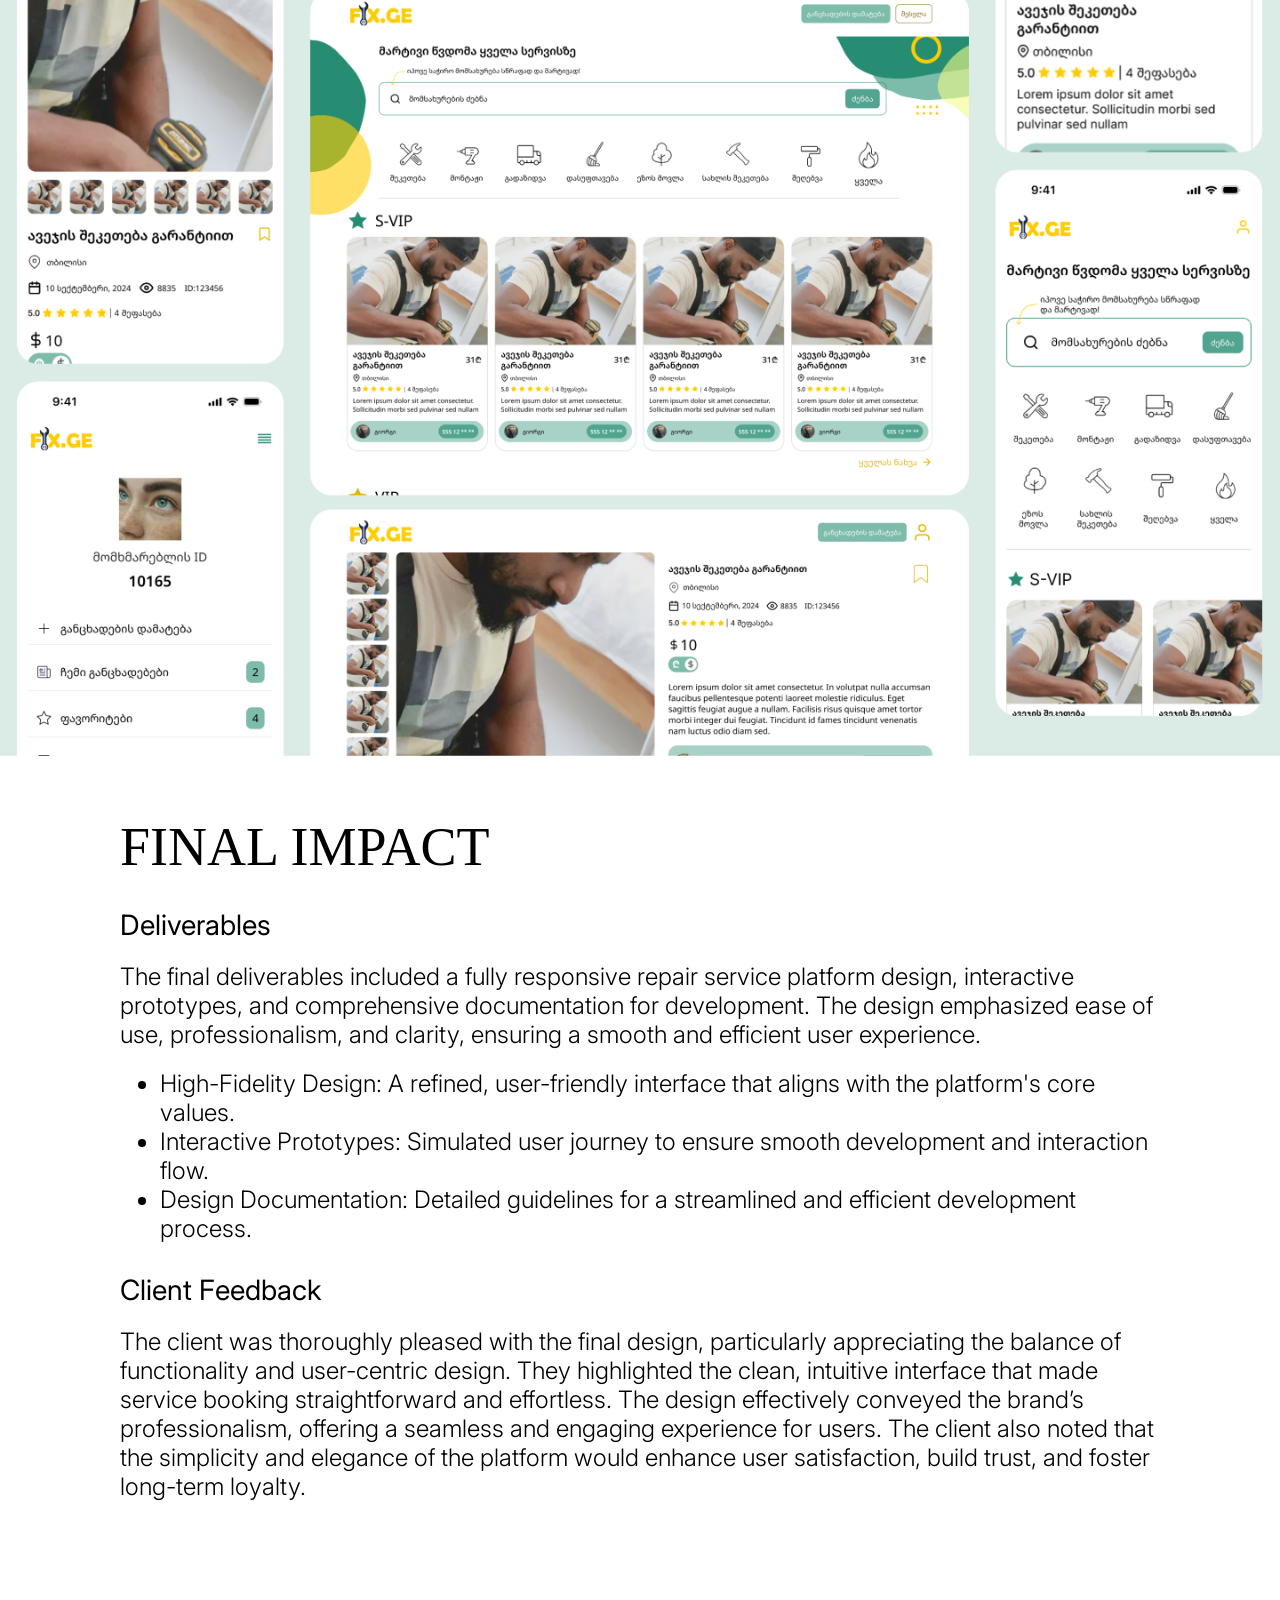
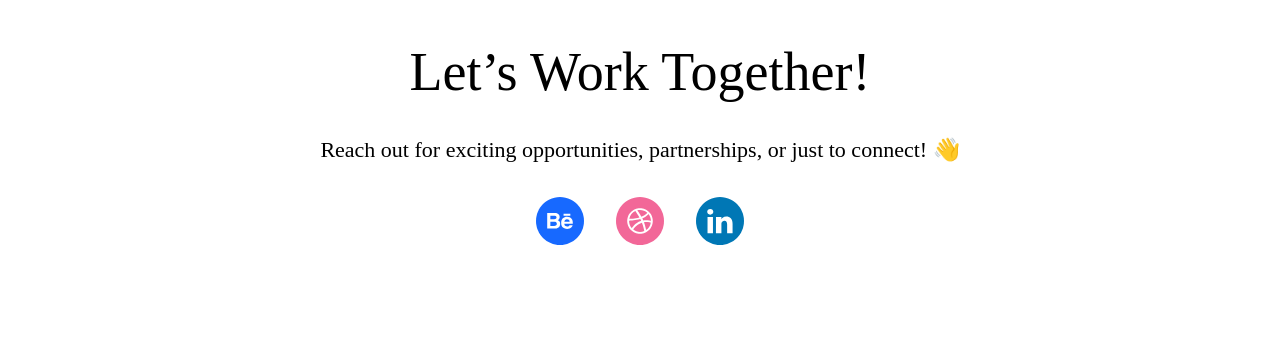
<file: Fix.ge/fix.html>
<!DOCTYPE html>
<html lang="en">
  <head>
    <meta charset="UTF-8" />
    <meta name="viewport" content="width=device-width, initial-scale=1.0" />
    <link rel="stylesheet" href="./fix.css" />
    <title>Fix.ge</title>
  </head>
  <body>
    <section>
      <div class="hero">
        <img src="./images copy/hero.png" alt="hero image" class="heroI" />
      </div>
    </section>
    <div class="page">
      <section>
        <div class="overview">
          <a href="../index.html">
            <div class="back">
              <img src="./images copy/arrow-left.svg" alt="arrow left" />
              <p class="text1">See All Work</p>
            </div>
          </a>
          <div class="component1">
            <h1 class="title">OVERVIEW</h1>
            <div class="component2">
              <div class="component3">
                <div class="role">
                  <p class="text2">Role</p>
                  <p class="text3">UX Research, Design, Prototyping</p>
                </div>
                <div class="role">
                  <p class="text2">Tools</p>
                  <p class="text3">Adobe Photoshop, Adobe Illustrator, Figma</p>
                </div>
                <div class="role">
                  <p class="text2">Date</p>
                  <p class="text3">2024</p>
                </div>
              </div>
              <p class="mtext3">
                Fix.ge was designed to transform the way users access and manage
                repairs, offering a straightforward and efficient platform for
                all their repair needs. The vision was to create a seamless,
                user-friendly experience where individuals could easily find,
                request, and track repair services with minimal effort. The
                project aimed to combine convenience with intelligent
                functionality, ensuring that each interaction simplifies the
                repair process while delivering high-quality service to users.
              </p>
            </div>
          </div>
        </div>
      </section>
      <section>
        <div class="discovery">
          <h1 class="title">INSIGHT DISCOVERY</h1>
          <div class="texts">
            <p class="title2">User Research Findings</p>
            <p class="text3">
              We found that users value a seamless, hassle-free experience when
              it comes to repair services. Key insights included:
            </p>
            <ul>
              <li class="text3">
                Speed of Service: Many users expect quick response times and
                fast turnaround on repairs, emphasizing the need for efficient
                booking and service delivery.
              </li>
              <li class="text3">
                Convenience: A large portion of users prefer services that come
                to their location, valuing the convenience of home or office
                repairs.
              </li>
              <li class="text3">
                Cost Transparency: Users want clear, upfront pricing without
                hidden fees, ensuring there are no surprises during the booking
                or service process.
              </li>
            </ul>
          </div>
          <div class="analysis">
            <div class="box">
              <div class="competitors">
                <p class="title2">Competitor Analysis</p>
                <p class="text3">
                  Examining key competitors in the repair service space revealed
                  several gaps and opportunities:
                </p>
                <ul>
                  <li class="text3">
                    RepairPal offers a comprehensive service database but lacks
                    personalization and localized suggestions.
                  </li>
                  <li class="text3">
                    Handy focuses on connecting users to professionals but can
                    be cumbersome in terms of booking flexibility.
                  </li>
                  <li class="text3">
                    Angie’s List provides a wide range of service providers but
                    often requires upfront payments, which can deter users.
                  </li>
                </ul>
              </div>
            </div>
          </div>
        </div>
      </section>
      <section>
        <div class="design">
          <h1 class="title">DESIGN PROCESS</h1>
          <div class="texts">
            <p class="title2">Information Architecture</p>
            <p class="text3">
              We began by thoughtfully organizing the information architecture
              to ensure a smooth and user-friendly experience. The sitemap was
              designed to guide users through the process of exploring repair
              services, understanding the offerings, and making confident
              decisions. Each section was carefully placed to create an
              intuitive and seamless flow, from the homepage to individual
              service pages, ensuring users could easily navigate and find the
              solutions they needed. The structure was built to prioritize
              simplicity and efficiency, delivering an experience that felt
              natural and responsive at every step.
            </p>
          </div>
          <img
            src="./images copy/IA.png"
            alt="Information Architecture image"
            class="IA"
          />
          <img
            src="./images copy/IA2.png"
            alt="Information Architecture image"
            class="IA2"
          />
          <div class="texts">
            <p class="title2">User Flow</p>
            <p class="text3">
              The user flow was crafted with simplicity and efficiency as top
              priorities. We aimed to create an experience where users could
              easily navigate the platform, whether they were searching for a
              repair service, learning more about the offerings, or completing a
              booking. Clear, intuitive pathways were mapped out to ensure that
              the user journey was seamless and engaging, maintaining a
              consistent, professional feel throughout the platform. Each
              interaction was designed to align with the user’s needs, providing
              a smooth, hassle-free experience from start to finish.
            </p>
          </div>
          <img src="./images copy/flow.png" alt="flow image" class="flow" />
          <img src="./images copy/flow2.png" alt="flow image" class="flow2" />
        </div>
      </section>
      <section>
        <div class="visual">
          <div class="section1">
            <h1 class="title">VISUAL AESTHETIC</h1>
            <img
              src="./images copy/visual.png"
              alt="visual image"
              class="visualI"
            />
            <div class="section2">
              <p class="title2">Visual Showcase</p>
              <p class="text3">
                A collection of high-quality visuals showcases the seamless
                experience of discovering and redeeming coupons. The clean
                design, intuitive layout, and carefully crafted details create a
                smooth and engaging journey, ensuring users can easily find the
                best deals with minimal effort.
              </p>
            </div>
          </div>
          <img src="./images copy/pages.png" alt="pages image" class="pages" />
        </div>
      </section>
      <section>
        <div class="final">
          <h1 class="title">FINAL IMPACT</h1>
          <div class="section2">
            <p class="title2">Deliverables</p>
            <p class="text3">
              The final deliverables included a fully responsive repair service
              platform design, interactive prototypes, and comprehensive
              documentation for development. The design emphasized ease of use,
              professionalism, and clarity, ensuring a smooth and efficient user
              experience.
            </p>
            <ul>
              <li class="text3">
                High-Fidelity Design: A refined, user-friendly interface that
                aligns with the platform's core values.
              </li>
              <li class="text3">
                Interactive Prototypes: Simulated user journey to ensure smooth
                development and interaction flow.
              </li>
              <li class="text3">
                Design Documentation: Detailed guidelines for a streamlined and
                efficient development process.
              </li>
            </ul>
          </div>
          <div class="section2">
            <p class="title2">Client Feedback</p>
            <p class="text3">
              The client was thoroughly pleased with the final design,
              particularly appreciating the balance of functionality and
              user-centric design. They highlighted the clean, intuitive
              interface that made service booking straightforward and
              effortless. The design effectively conveyed the brand’s
              professionalism, offering a seamless and engaging experience for
              users. The client also noted that the simplicity and elegance of
              the platform would enhance user satisfaction, build trust, and
              foster long-term loyalty.
            </p>
          </div>
        </div>
      </section>
    </div>
    <footer>
      <div class="footer">
        <h1 class="title5">Let’s Work Together!</h1>
        <p class="text7">
          Reach out for exciting opportunities, partnerships, or just to
          connect! 👋
        </p>
        <div class="socials">
          <a href="https://www.behance.net/ninimikeladze1">
            <img src="../icons/behance.svg" alt="behance icon"
          /></a>
          <a href="https://dribbble.com/Ninisoi">
            <img src="../icons/Dribbble.svg" alt="dribble icon"
          /></a>
          <a href="https://www.linkedin.com/in/nini-mikeladze/">
            <img src="../icons/linkedin.svg" alt="linkedin icon"
          /></a>
        </div>
      </div>
    </footer>
  </body>
</html>
</file>
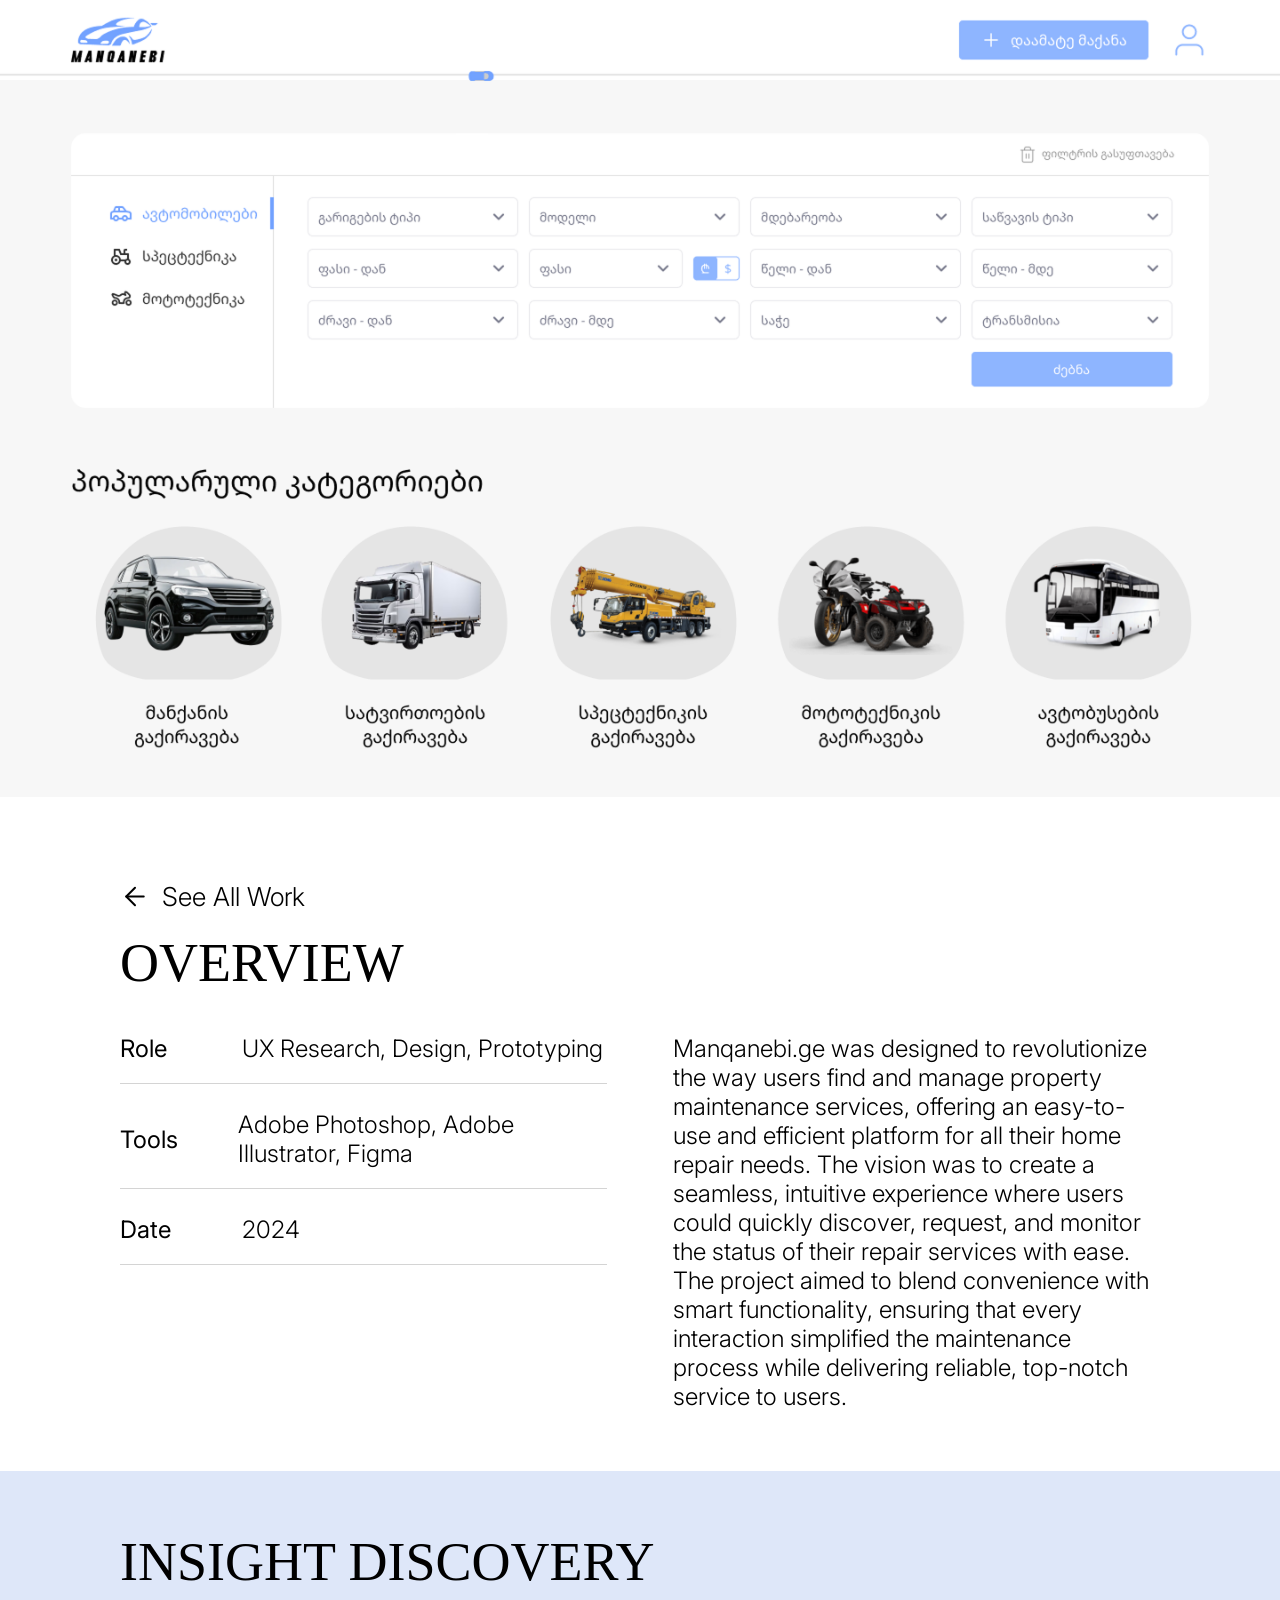
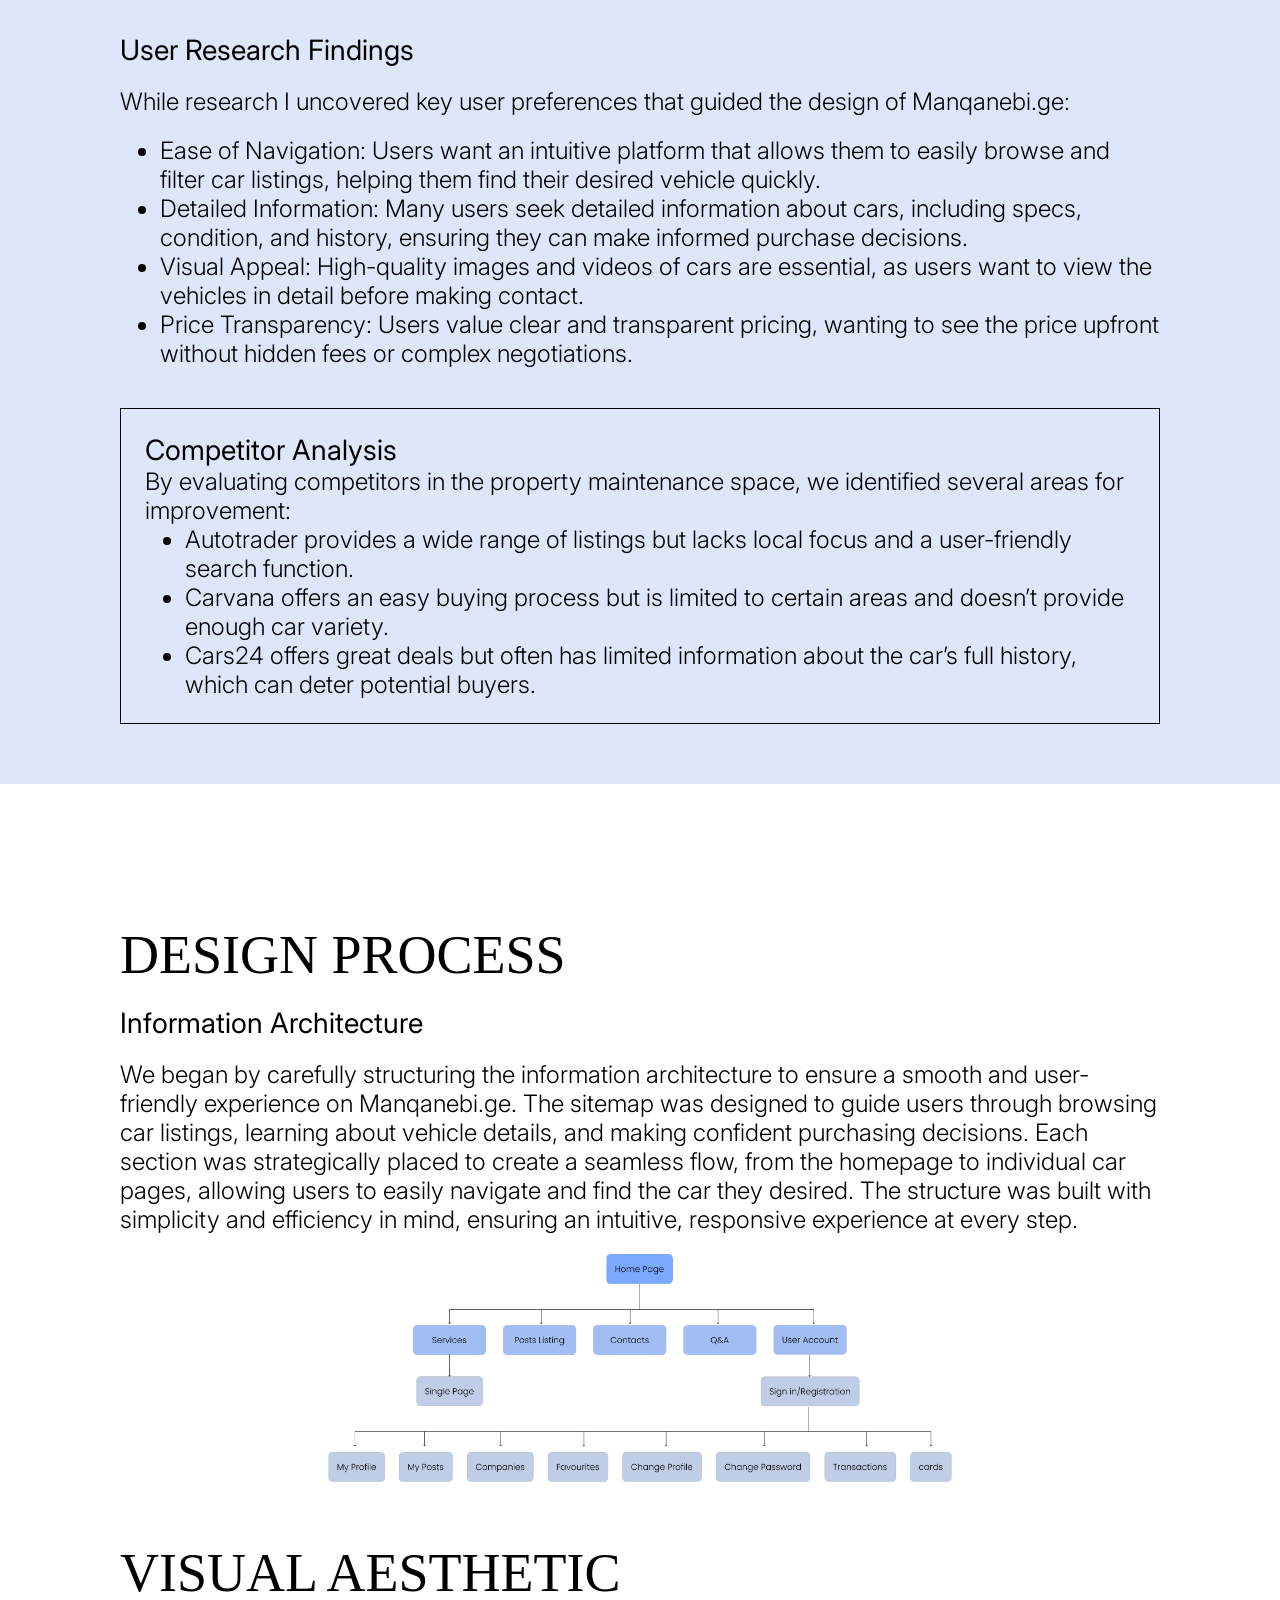
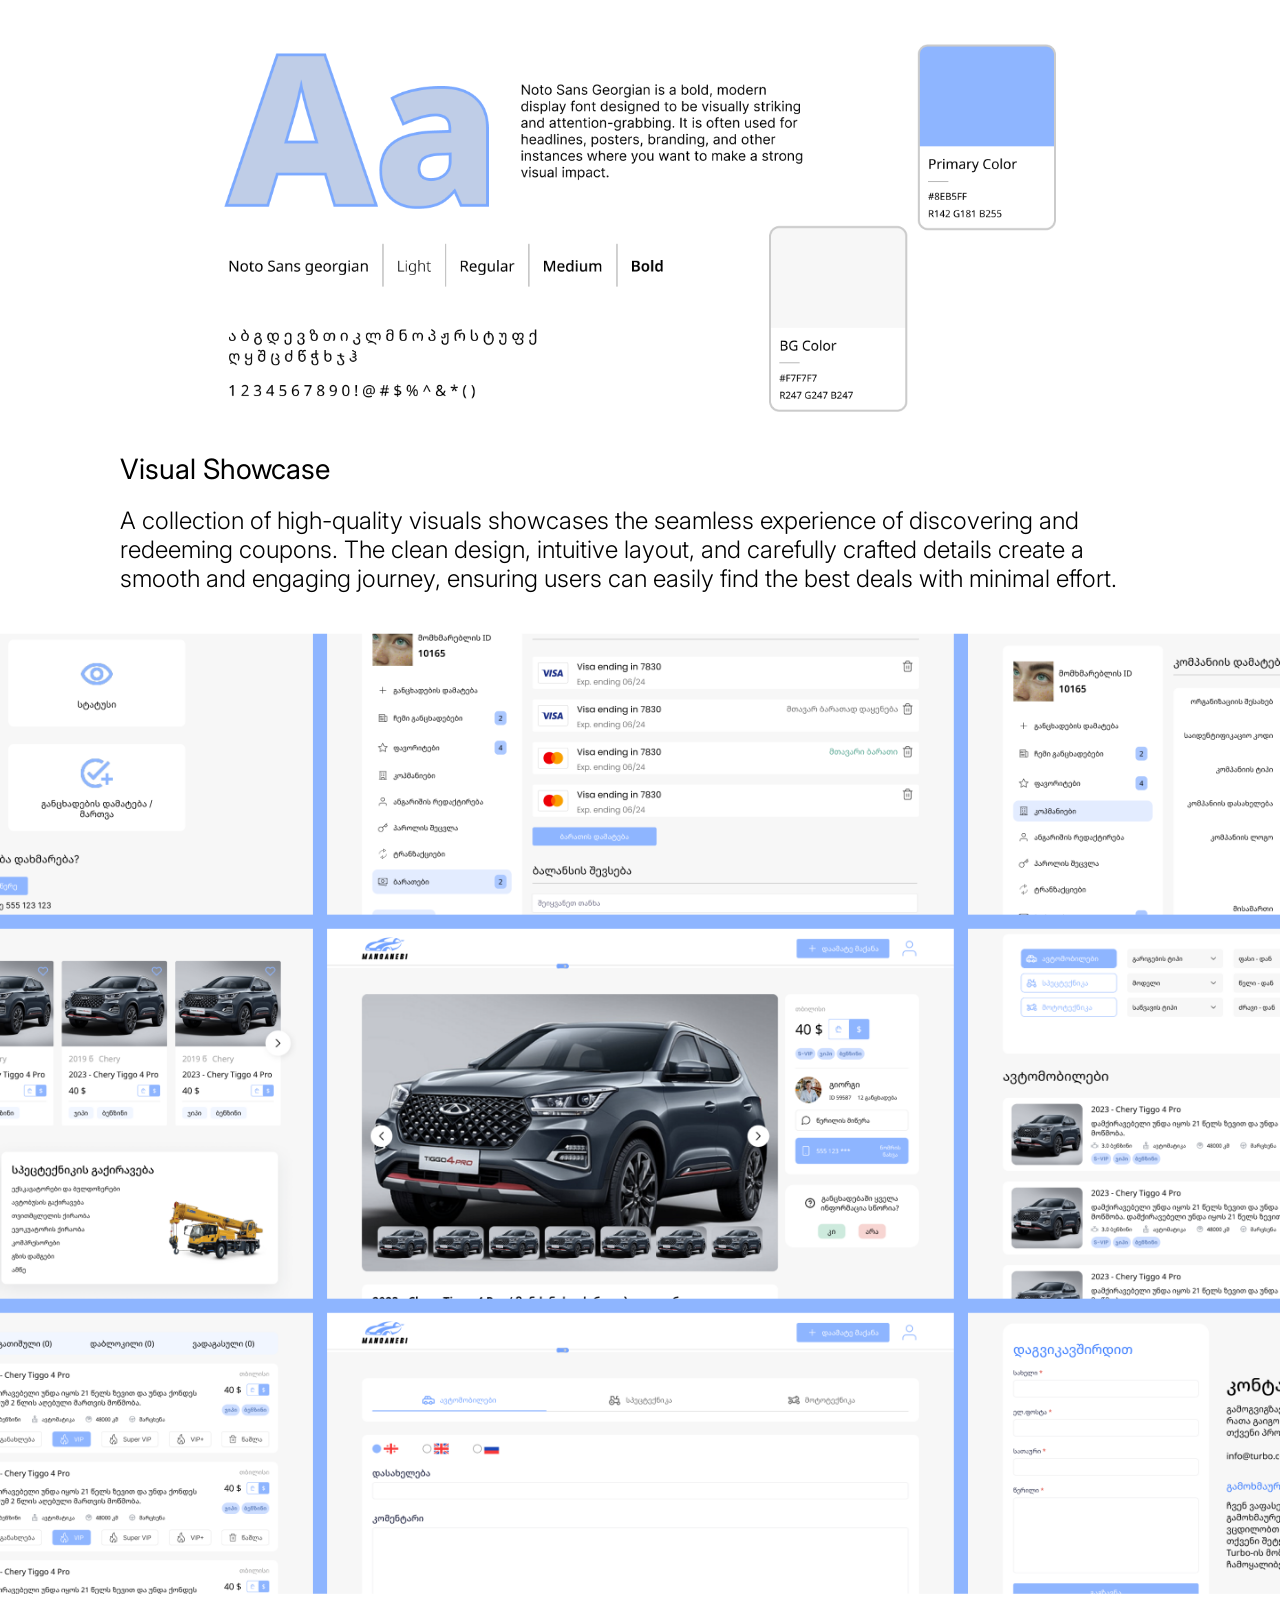
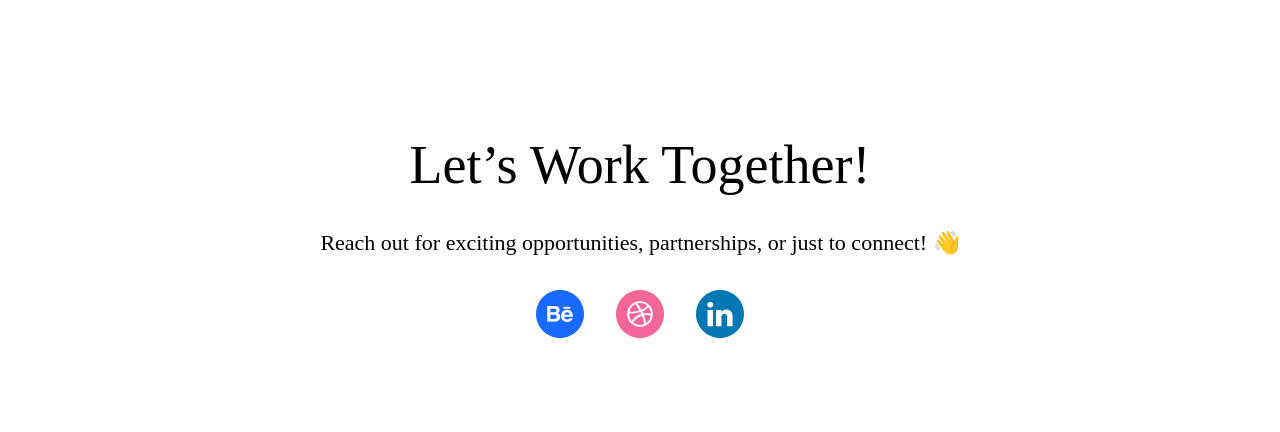
<file: Manqanebi.ge/manqanebi.html>
<!DOCTYPE html>
<html lang="en">
  <head>
    <meta charset="UTF-8" />
    <meta name="viewport" content="width=device-width, initial-scale=1.0" />
    <link rel="stylesheet" href="./manqanebi.css" />
    <title>Manqanebi.ge</title>
  </head>
  <body>
    <section>
      <div class="hero">
        <img src="./images copy/hero.png" alt="hero image" class="heroI" />
      </div>
    </section>
    <div class="page">
      <section>
        <div class="overview">
          <a href="../index.html">
            <div class="back">
              <img src="./images copy/arrow-left.svg" alt="arrow left" />
              <p class="text1">See All Work</p>
            </div>
          </a>
          <div class="component1">
            <h1 class="title">OVERVIEW</h1>
            <div class="component2">
              <div class="component3">
                <div class="role">
                  <p class="text2">Role</p>
                  <p class="text3">UX Research, Design, Prototyping</p>
                </div>
                <div class="role">
                  <p class="text2">Tools</p>
                  <p class="text3">Adobe Photoshop, Adobe Illustrator, Figma</p>
                </div>
                <div class="role">
                  <p class="text2">Date</p>
                  <p class="text3">2024</p>
                </div>
              </div>
              <p class="mtext3">
                Manqanebi.ge was designed to revolutionize the way users find
                and manage property maintenance services, offering an
                easy-to-use and efficient platform for all their home repair
                needs. The vision was to create a seamless, intuitive experience
                where users could quickly discover, request, and monitor the
                status of their repair services with ease. The project aimed to
                blend convenience with smart functionality, ensuring that every
                interaction simplified the maintenance process while delivering
                reliable, top-notch service to users.
              </p>
            </div>
          </div>
        </div>
      </section>
      <section>
        <div class="discovery">
          <h1 class="title">INSIGHT DISCOVERY</h1>
          <div class="texts">
            <p class="title2">User Research Findings</p>
            <p class="text3">
              While research I uncovered key user preferences that guided the
              design of Manqanebi.ge:
            </p>
            <ul>
              <li class="text3">
                Ease of Navigation: Users want an intuitive platform that allows
                them to easily browse and filter car listings, helping them find
                their desired vehicle quickly.
              </li>
              <li class="text3">
                Detailed Information: Many users seek detailed information about
                cars, including specs, condition, and history, ensuring they can
                make informed purchase decisions.
              </li>
              <li class="text3">
                Visual Appeal: High-quality images and videos of cars are
                essential, as users want to view the vehicles in detail before
                making contact.
              </li>
              <li class="text3">
                Price Transparency: Users value clear and transparent pricing,
                wanting to see the price upfront without hidden fees or complex
                negotiations.
              </li>
            </ul>
          </div>
          <div class="analysis">
            <div class="box">
              <div class="competitors">
                <p class="title2">Competitor Analysis</p>
                <p class="text3">
                  By evaluating competitors in the property maintenance space,
                  we identified several areas for improvement:
                </p>
                <ul>
                  <li class="text3">
                    Autotrader provides a wide range of listings but lacks local
                    focus and a user-friendly search function.
                  </li>
                  <li class="text3">
                    Carvana offers an easy buying process but is limited to
                    certain areas and doesn’t provide enough car variety.
                  </li>
                  <li class="text3">
                    Cars24 offers great deals but often has limited information
                    about the car’s full history, which can deter potential
                    buyers.
                  </li>
                </ul>
              </div>
            </div>
          </div>
        </div>
      </section>
      <section>
        <div class="design">
          <h1 class="title">DESIGN PROCESS</h1>
          <div class="texts">
            <p class="title2">Information Architecture</p>
            <p class="text3">
              We began by carefully structuring the information architecture to
              ensure a smooth and user-friendly experience on Manqanebi.ge. The
              sitemap was designed to guide users through browsing car listings,
              learning about vehicle details, and making confident purchasing
              decisions. Each section was strategically placed to create a
              seamless flow, from the homepage to individual car pages, allowing
              users to easily navigate and find the car they desired. The
              structure was built with simplicity and efficiency in mind,
              ensuring an intuitive, responsive experience at every step.
            </p>
          </div>
          <img
            src="./images copy/IA.png"
            alt="Information Architecture image"
            class="IA"
          />
          <img
            src="./images copy/IA2.png"
            alt="Information Architecture image"
            class="IA2"
          />
        </div>
      </section>
      <section>
        <div class="visual">
          <div class="section1">
            <h1 class="title">VISUAL AESTHETIC</h1>
            <img
              src="./images copy/visual.png"
              alt="visual image"
              class="visualI"
            />
            <div class="section2">
              <p class="title2">Visual Showcase</p>
              <p class="text3">
                A collection of high-quality visuals showcases the seamless
                experience of discovering and redeeming coupons. The clean
                design, intuitive layout, and carefully crafted details create a
                smooth and engaging journey, ensuring users can easily find the
                best deals with minimal effort.
              </p>
            </div>
          </div>
          <img src="./images copy/pages.png" alt="pages image" class="pages" />
        </div>
      </section>
    </div>
    <footer>
      <div class="footer">
        <h1 class="title5">Let’s Work Together!</h1>
        <p class="text7">
          Reach out for exciting opportunities, partnerships, or just to
          connect! 👋
        </p>
        <div class="socials">
          <a href="https://www.behance.net/ninimikeladze1">
            <img src="../icons/behance.svg" alt="behance icon"
          /></a>
          <a href="https://dribbble.com/Ninisoi">
            <img src="../icons/Dribbble.svg" alt="dribble icon"
          /></a>
          <a href="https://www.linkedin.com/in/nini-mikeladze/">
            <img src="../icons/linkedin.svg" alt="linkedin icon"
          /></a>
        </div>
      </div>
    </footer>
  </body>
</html>
</file>
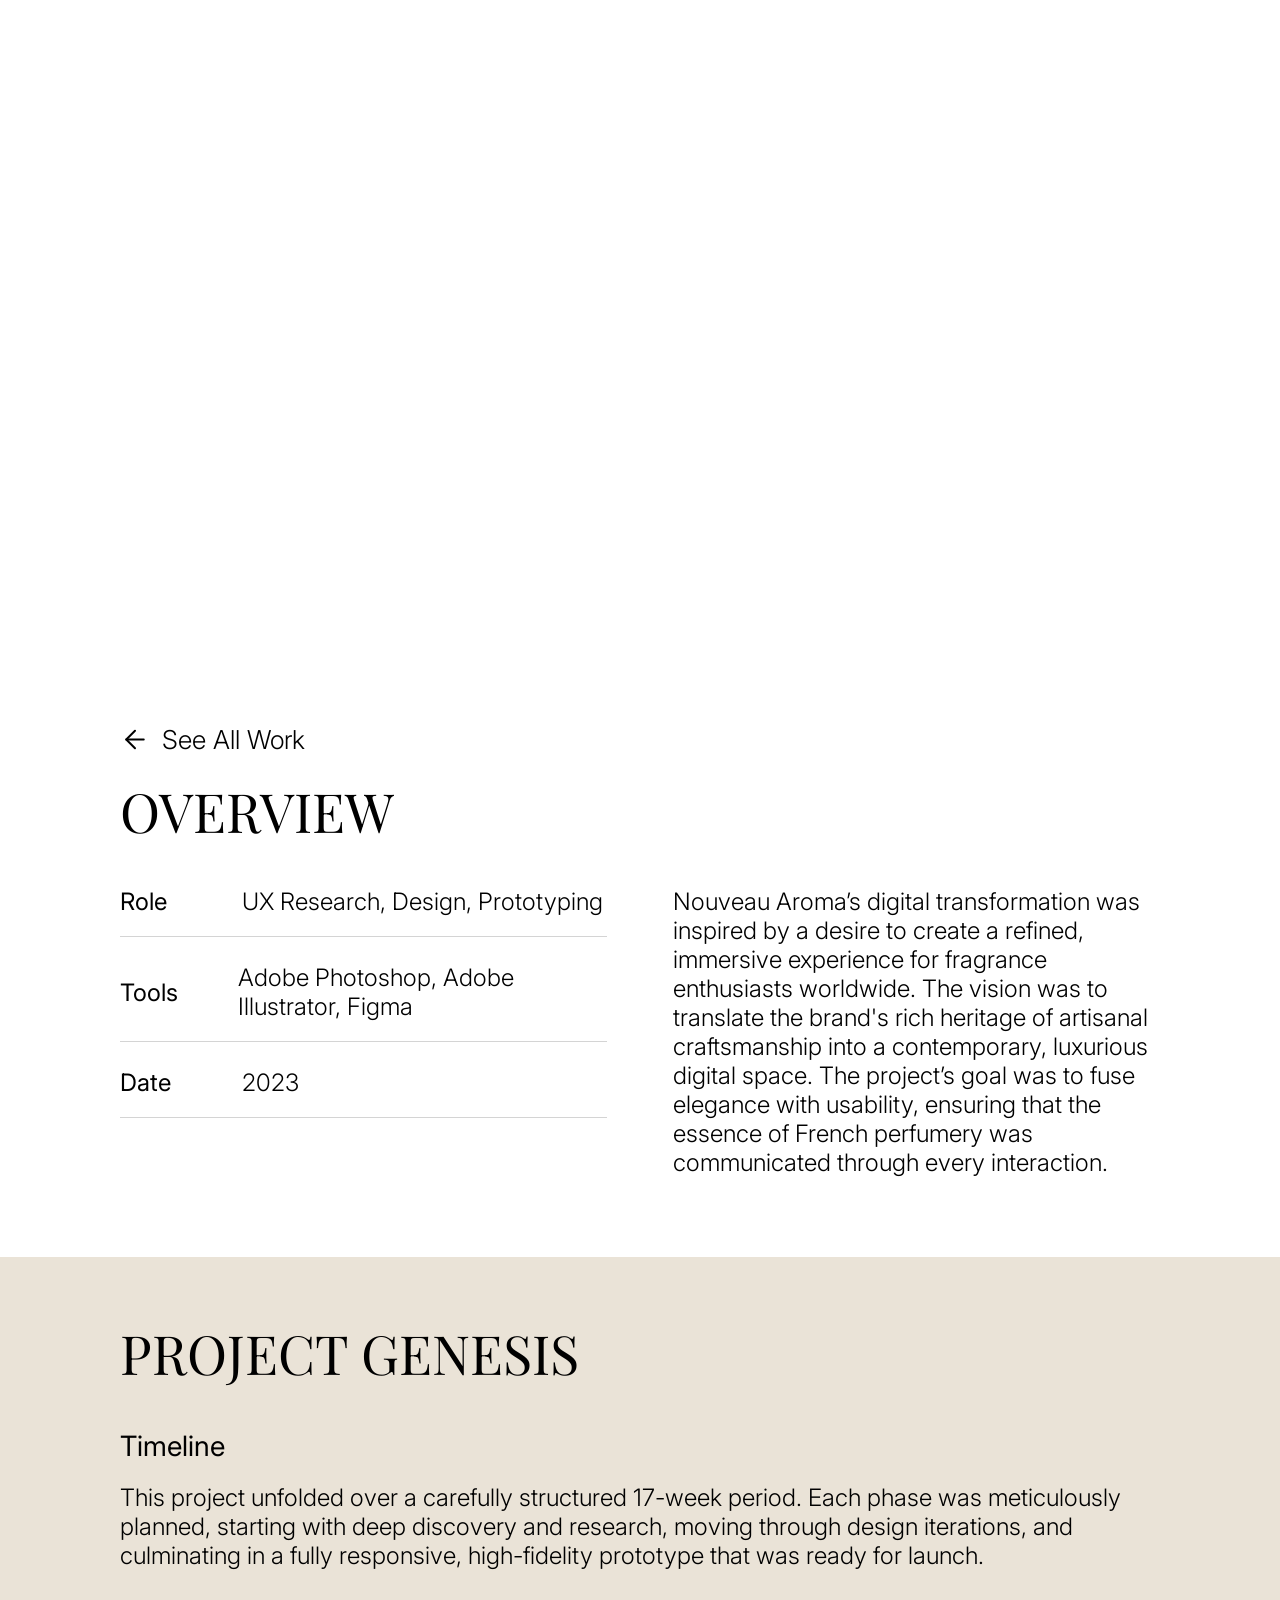
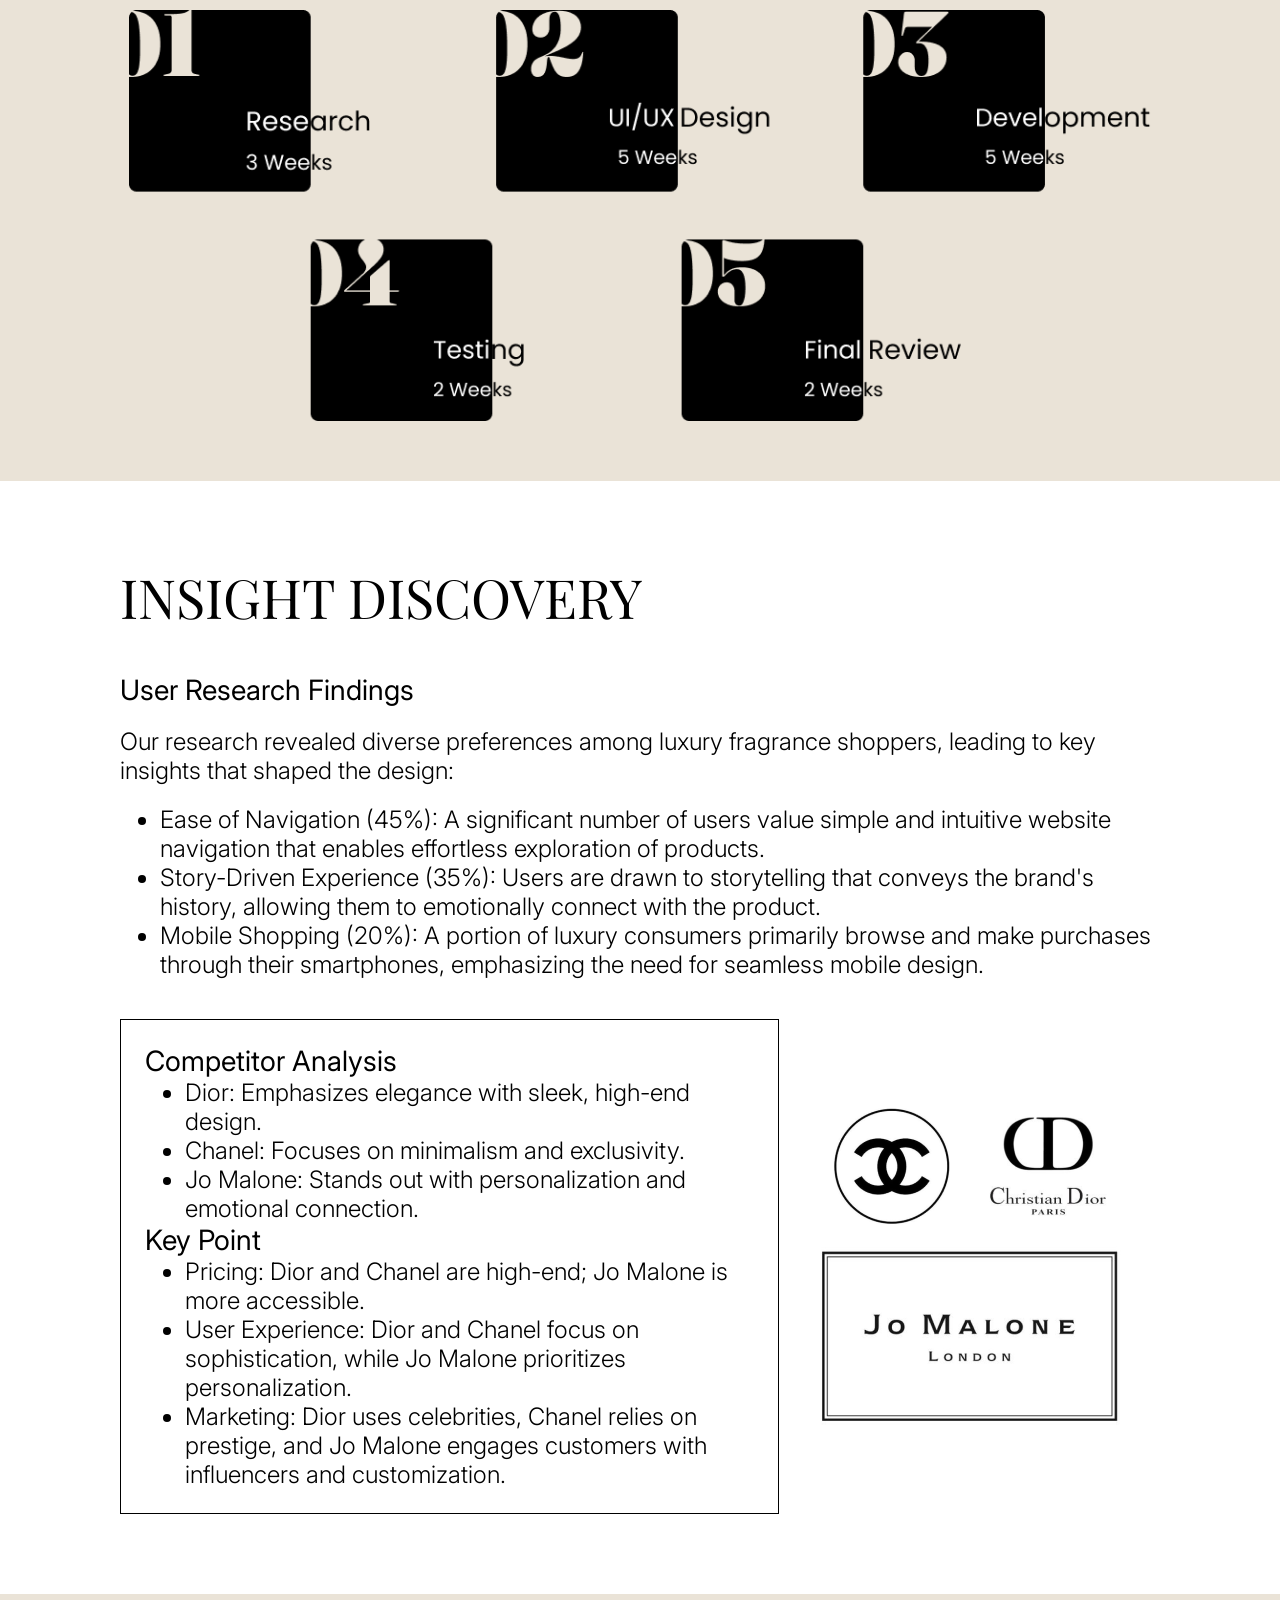
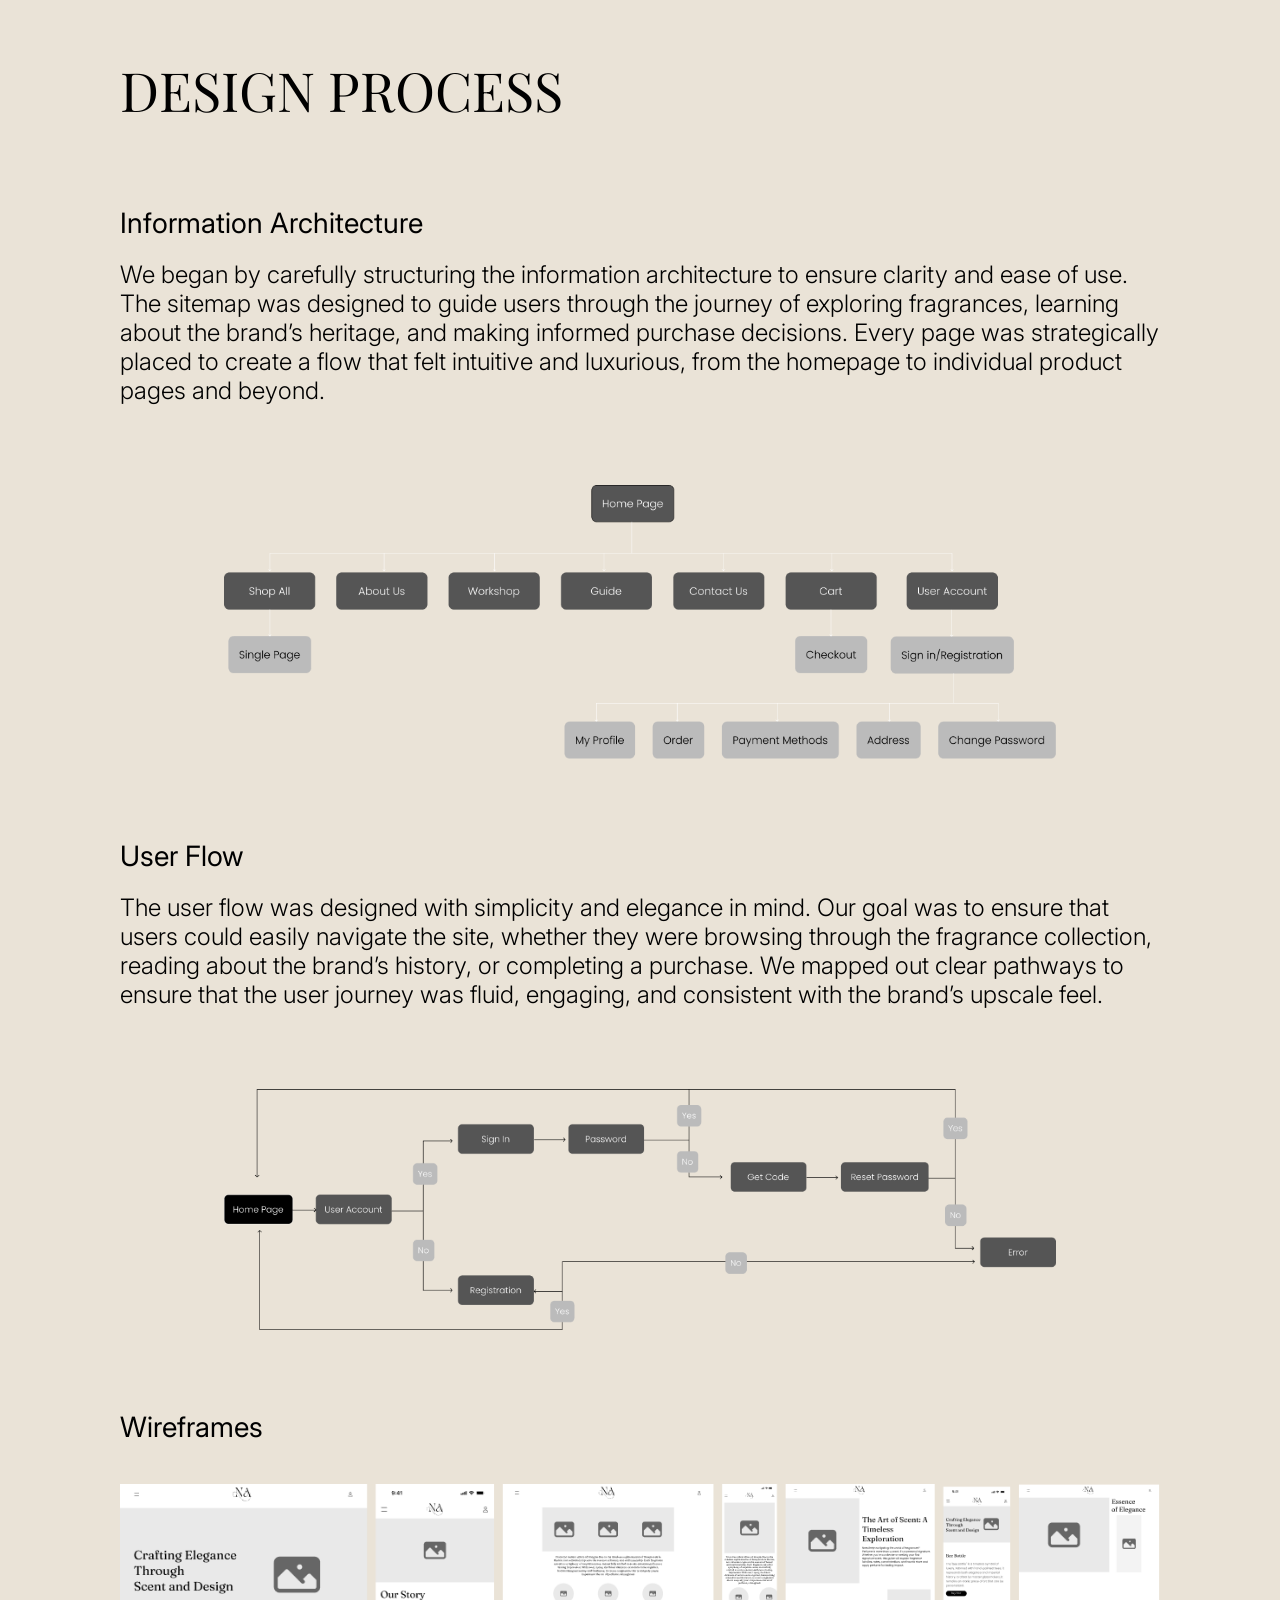
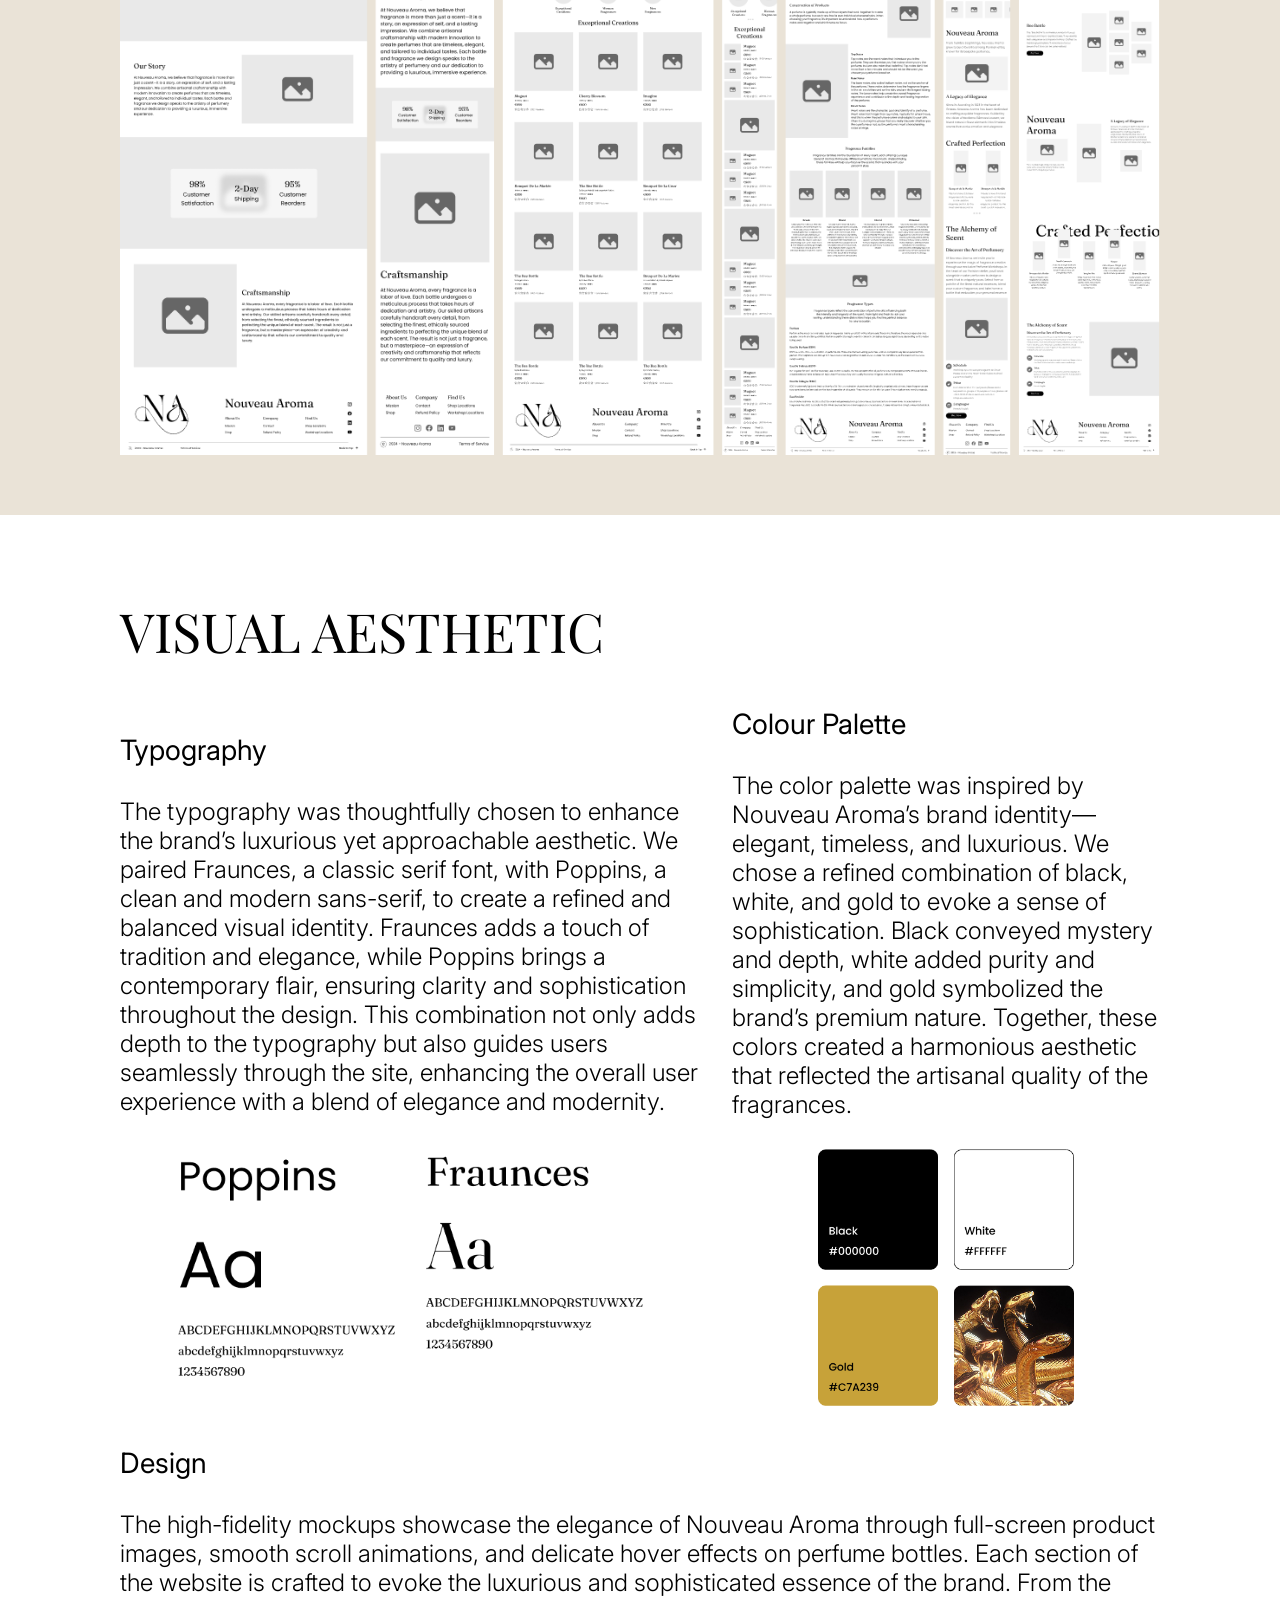
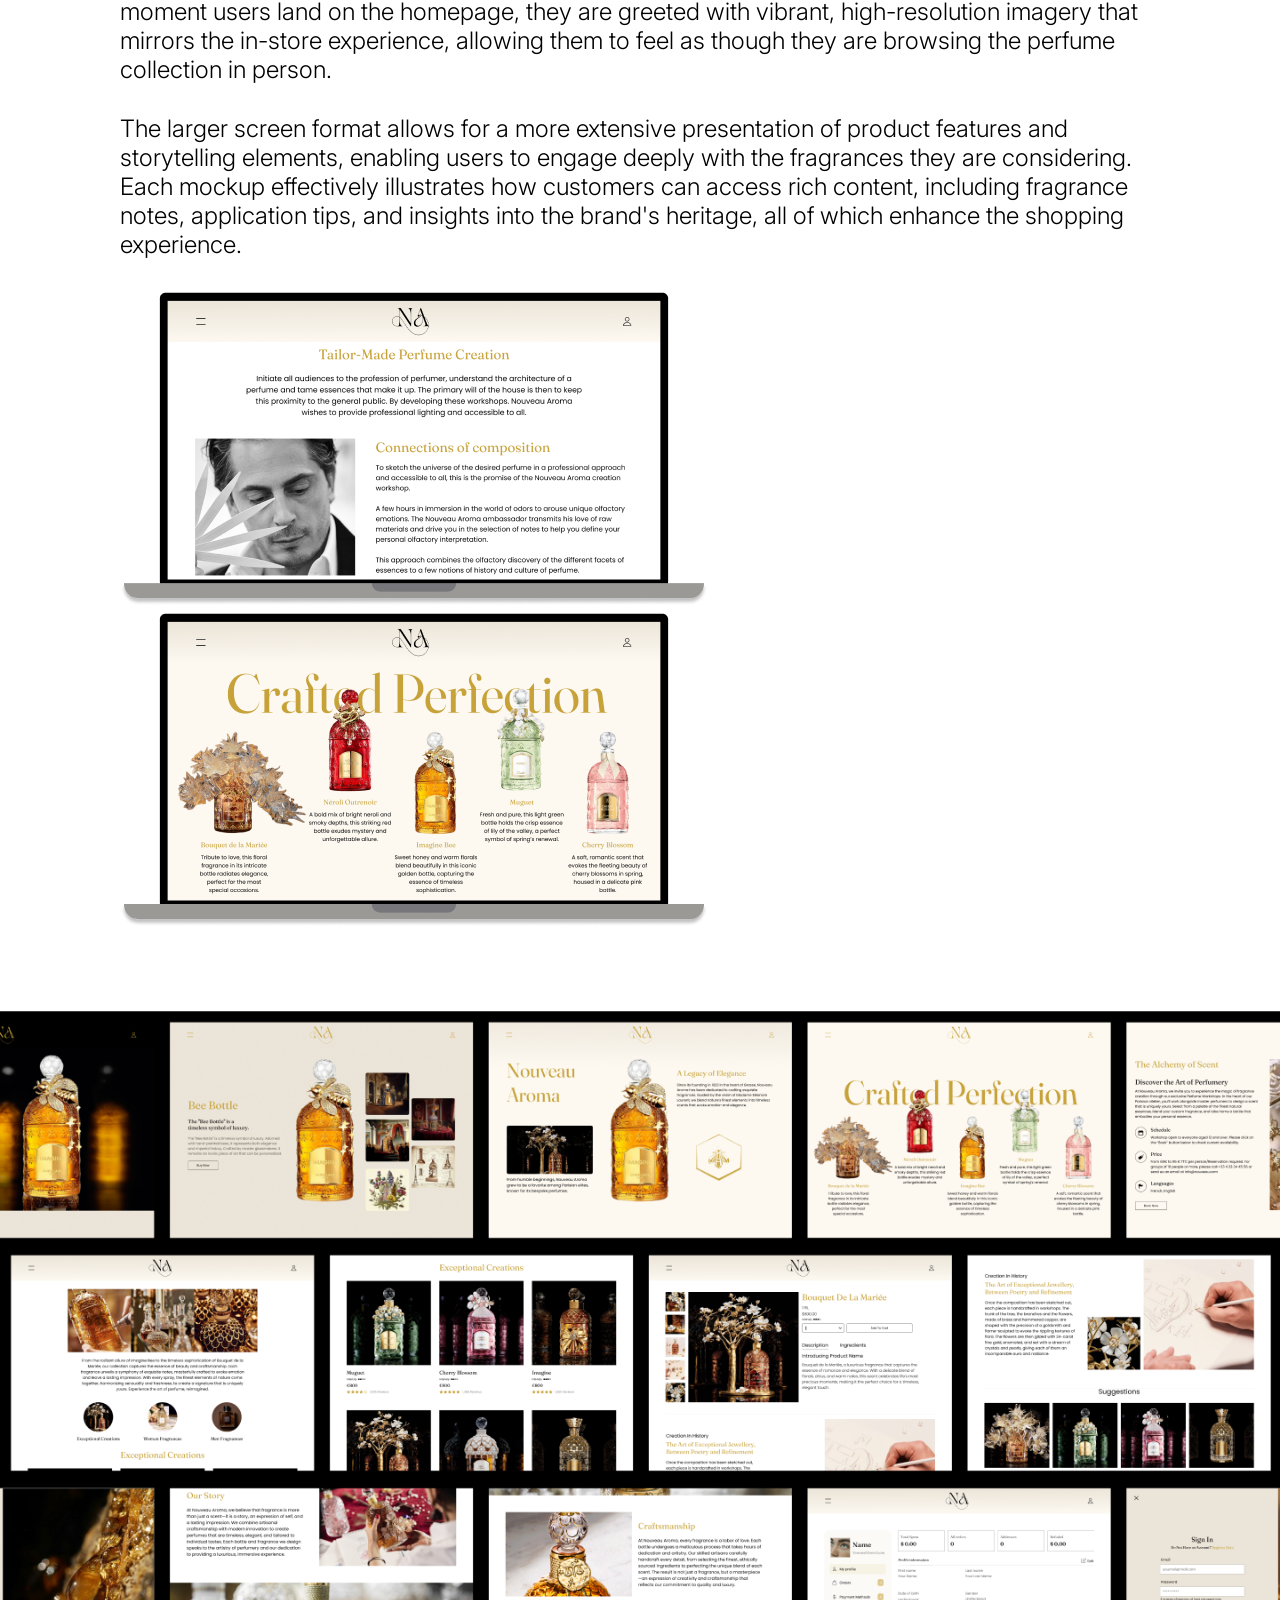
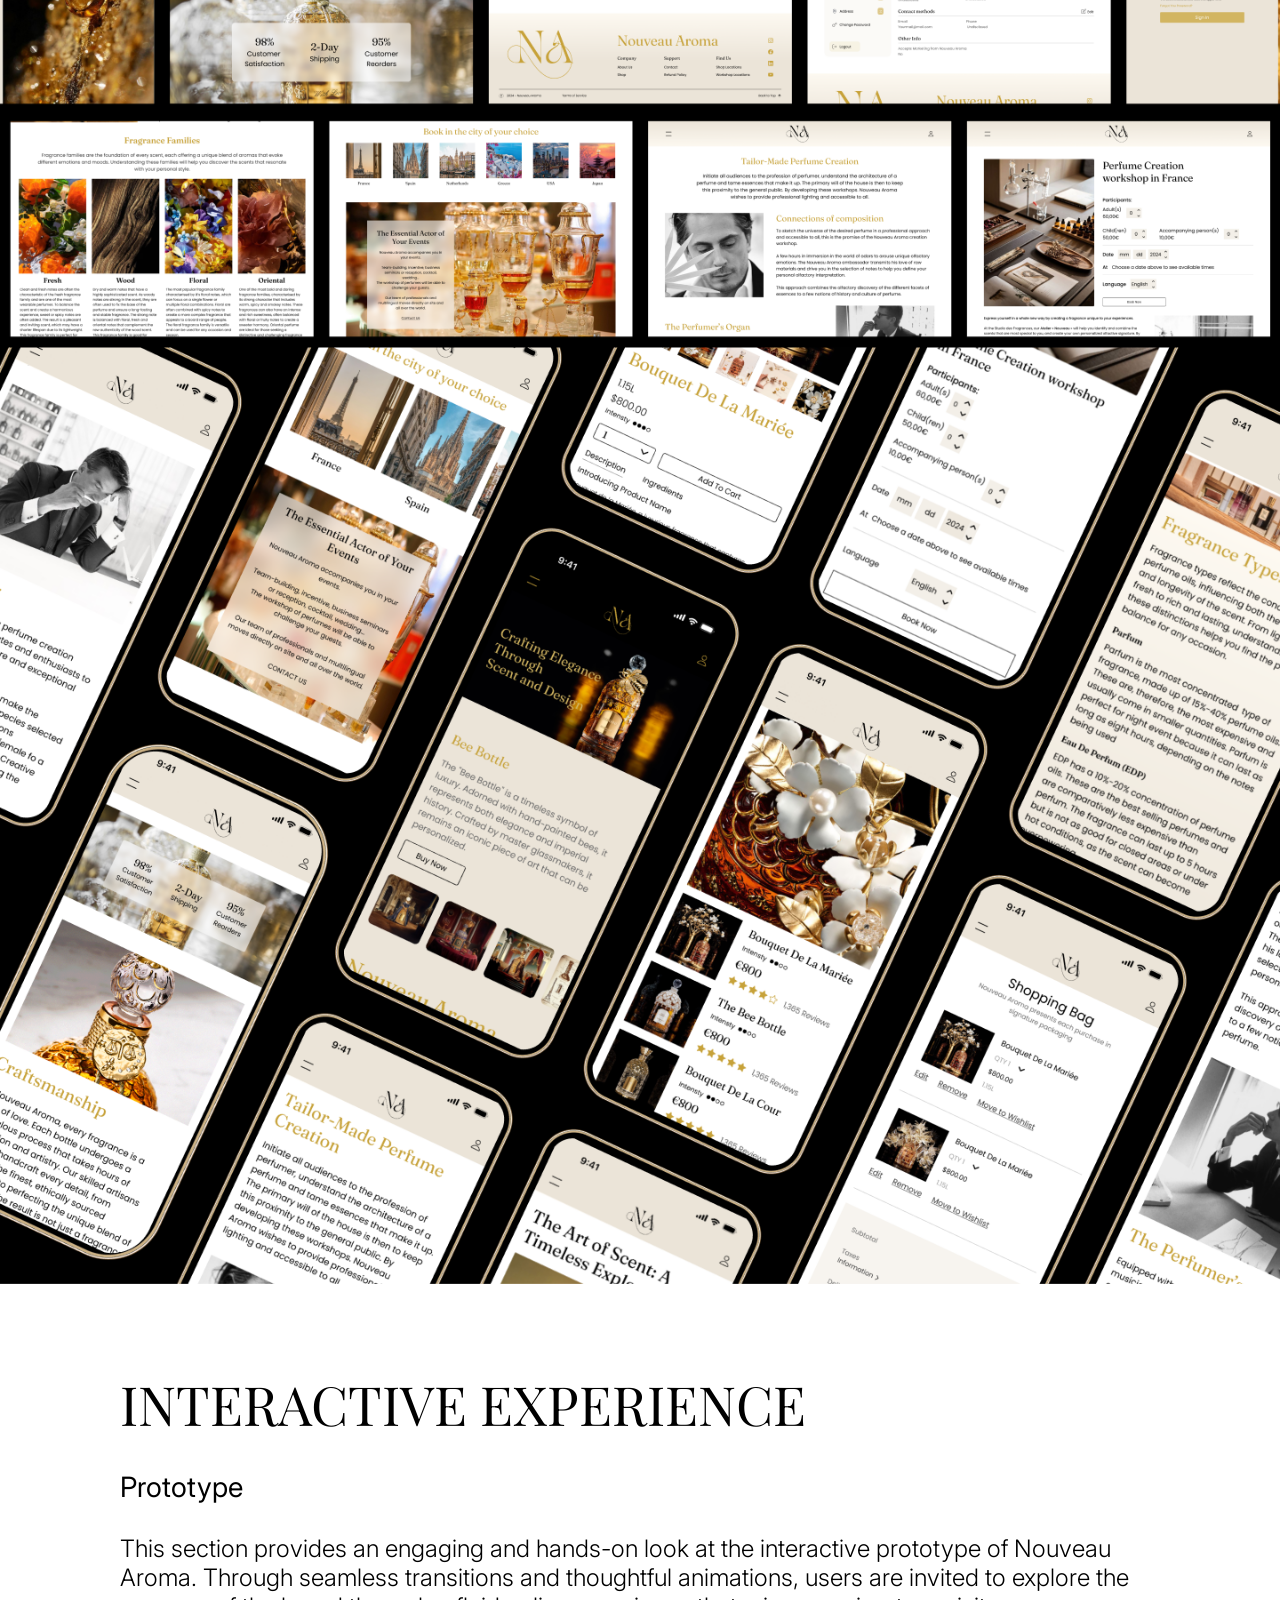
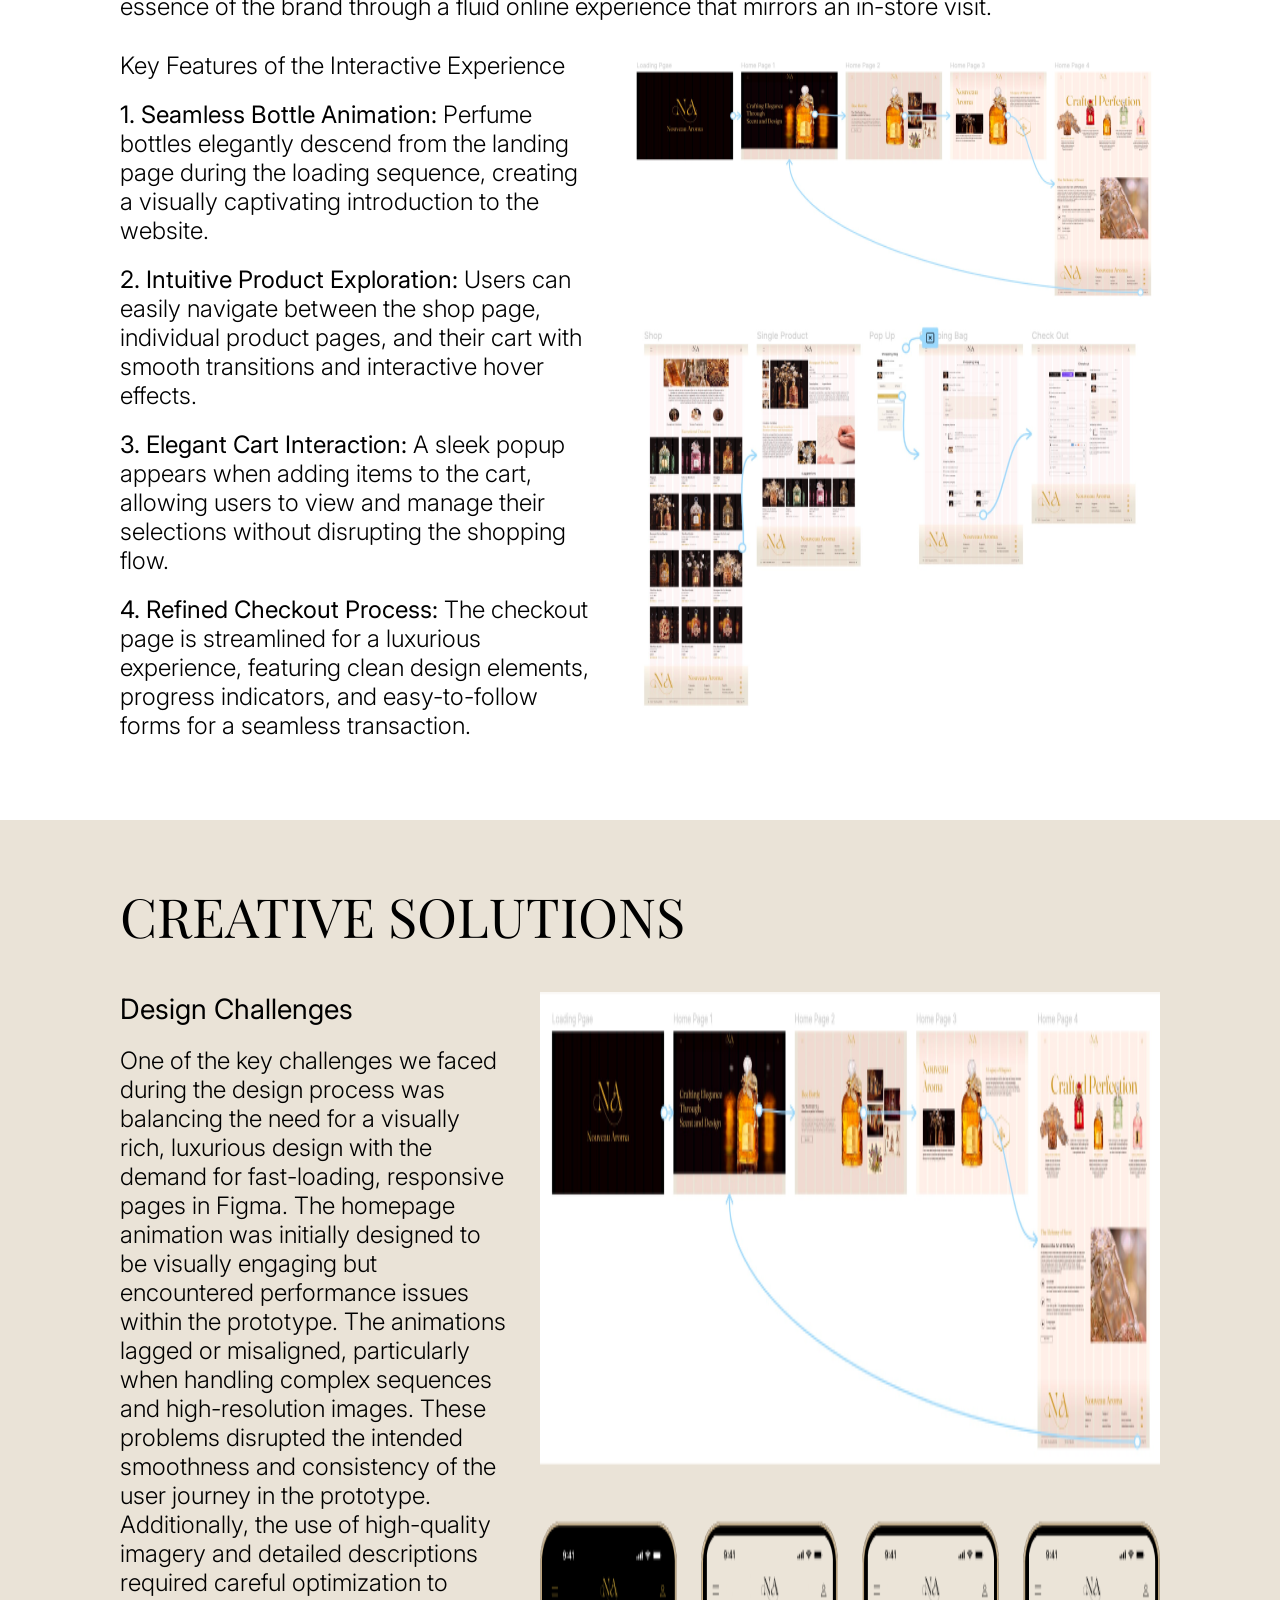
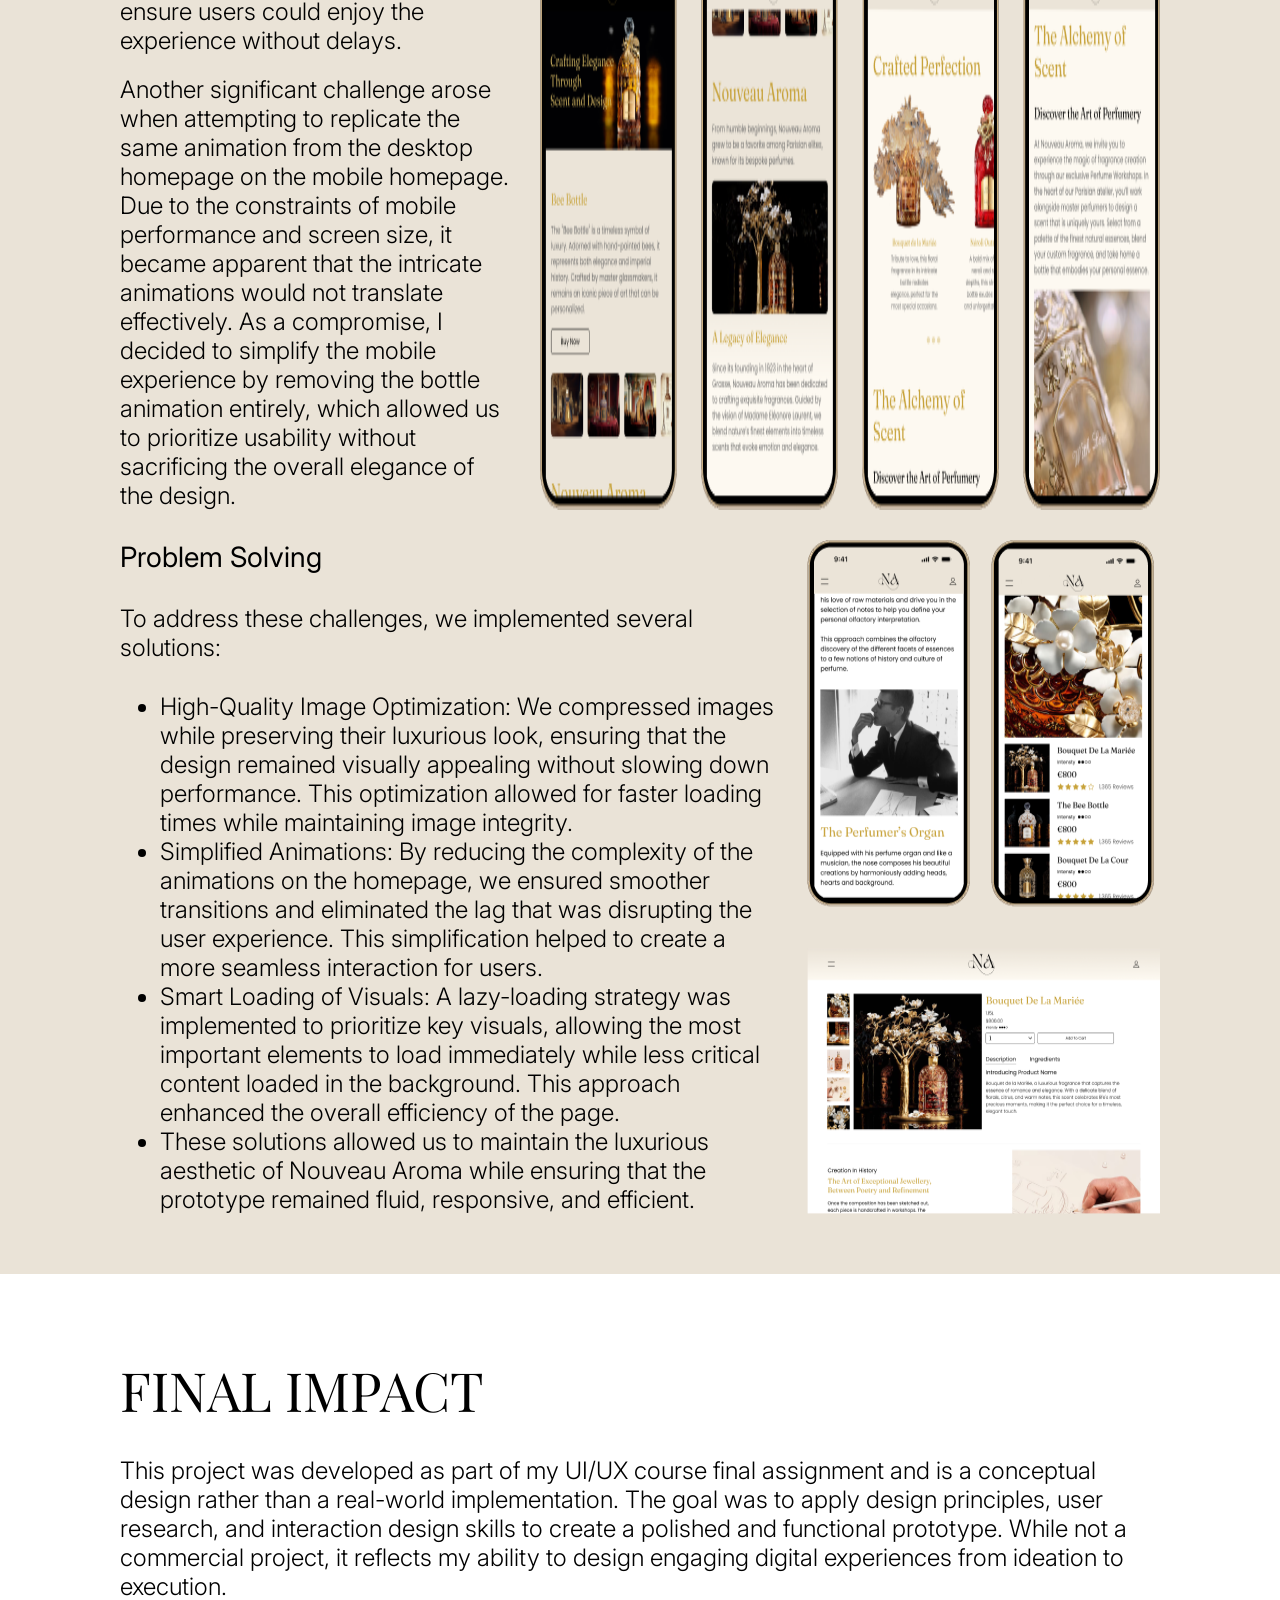
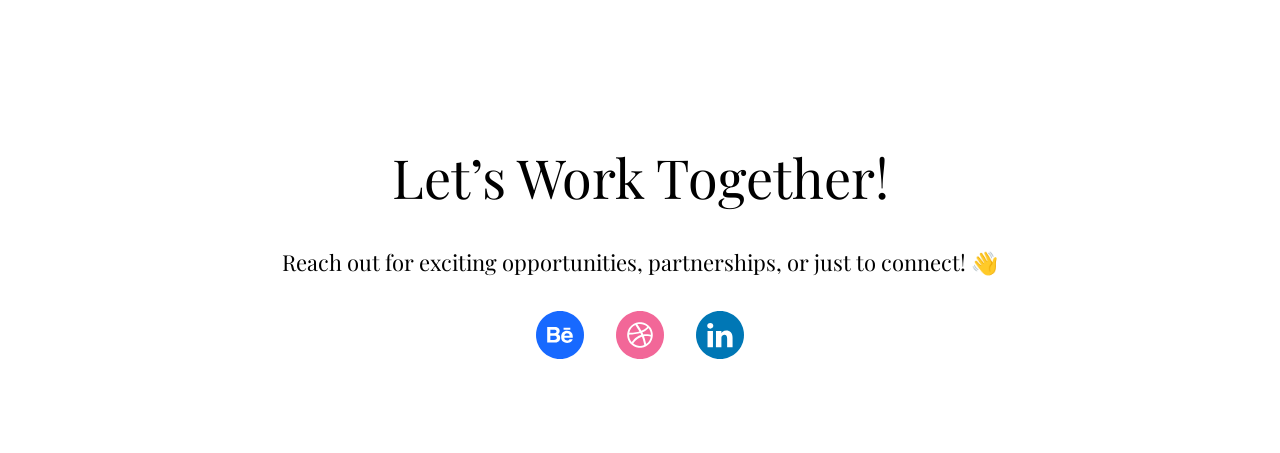
<file: Nouveau Aroma/aroma.html>
<!DOCTYPE html>
<html lang="en">
  <head>
    <meta charset="UTF-8" />
    <meta name="viewport" content="width=device-width, initial-scale=1.0" />
    <link rel="stylesheet" href="./aroma.css" />
    <title>Nouveau Aroma</title>
  </head>
  <body>
    <section>
      <div class="videoA">
        <video
          src="./images 2/video.mp4"
          autoplay
          loop
          muted
          class="video"
        ></video>
      </div>
    </section>
    <div class="page">
      <section>
        <div class="overview">
          <a href="../index.html">
            <div class="back">
              <img src="./images 2/arrow-left.svg" alt="arrow left" />
              <p class="text1">See All Work</p>
            </div>
          </a>
          <div class="component1">
            <h1 class="title">OVERVIEW</h1>
            <div class="component2">
              <div class="component3">
                <div class="role">
                  <p class="text2">Role</p>
                  <p class="text3">UX Research, Design, Prototyping</p>
                </div>
                <div class="role">
                  <p class="text2">Tools</p>
                  <p class="text3">Adobe Photoshop, Adobe Illustrator, Figma</p>
                </div>
                <div class="role">
                  <p class="text2">Date</p>
                  <p class="text3">2023</p>
                </div>
              </div>
              <p class="mtext3">
                Nouveau Aroma’s digital transformation was inspired by a desire
                to create a refined, immersive experience for fragrance
                enthusiasts worldwide. The vision was to translate the brand's
                rich heritage of artisanal craftsmanship into a contemporary,
                luxurious digital space. The project’s goal was to fuse elegance
                with usability, ensuring that the essence of French perfumery
                was communicated through every interaction.
              </p>
            </div>
          </div>
        </div>
      </section>
      <section>
        <div class="genesis">
          <h1 class="title">PROJECT GENESIS</h1>
          <div class="texts">
            <p class="title2">Timeline</p>
            <p class="text3">
              This project unfolded over a carefully structured 17-week period.
              Each phase was meticulously planned, starting with deep discovery
              and research, moving through design iterations, and culminating in
              a fully responsive, high-fidelity prototype that was ready for
              launch.
            </p>
          </div>
          <img src="./images 2/timeline.png" alt="timeline" class="chart" />
          <img src="./images 2/date 2.png" alt="timeline" class="date2" />
        </div>
      </section>
      <section>
        <div class="discovery">
          <h1 class="title">INSIGHT DISCOVERY</h1>
          <div class="texts">
            <p class="title2">User Research Findings</p>
            <p class="text3">
              Our research revealed diverse preferences among luxury fragrance
              shoppers, leading to key insights that shaped the design:
            </p>
            <ul>
              <li class="text3">
                Ease of Navigation (45%): A significant number of users value
                simple and intuitive website navigation that enables effortless
                exploration of products.
              </li>
              <li class="text3">
                Story-Driven Experience (35%): Users are drawn to storytelling
                that conveys the brand's history, allowing them to emotionally
                connect with the product.
              </li>
              <li class="text3">
                Mobile Shopping (20%): A portion of luxury consumers primarily
                browse and make purchases through their smartphones, emphasizing
                the need for seamless mobile design.
              </li>
            </ul>
          </div>
          <div class="analysis">
            <div class="box">
              <div class="competitors">
                <p class="title2">Competitor Analysis</p>
                <ul>
                  <li class="text3">
                    Dior: Emphasizes elegance with sleek, high-end design.
                  </li>
                  <li class="text3">
                    Chanel: Focuses on minimalism and exclusivity.
                  </li>
                  <li class="text3">
                    Jo Malone: Stands out with personalization and emotional
                    connection.
                  </li>
                </ul>
              </div>
              <div class="point">
                <p class="title2">Key Point</p>
                <ul>
                  <li class="text3">
                    Pricing: Dior and Chanel are high-end; Jo Malone is more
                    accessible.
                  </li>
                  <li class="text3">
                    User Experience: Dior and Chanel focus on sophistication,
                    while Jo Malone prioritizes personalization.
                  </li>
                  <li class="text3">
                    Marketing: Dior uses celebrities, Chanel relies on prestige,
                    and Jo Malone engages customers with influencers and
                    customization.
                  </li>
                </ul>
              </div>
            </div>
            <img
              src="./images 2/brands.png"
              alt="brand photos"
              class="brands"
            />
          </div>
        </div>
      </section>
      <section>
        <div class="design">
          <h1 class="title">DESIGN PROCESS</h1>
          <div class="texts">
            <p class="title2">Information Architecture</p>
            <p class="text3">
              We began by carefully structuring the information architecture to
              ensure clarity and ease of use. The sitemap was designed to guide
              users through the journey of exploring fragrances, learning about
              the brand’s heritage, and making informed purchase decisions.
              Every page was strategically placed to create a flow that felt
              intuitive and luxurious, from the homepage to individual product
              pages and beyond.
            </p>
          </div>
          <img
            src="./images 2/IA.png"
            alt="Information Architecture image"
            class="IA"
          />
          <img
            src="./images 2/IA 2.png"
            alt="Information Architecture image"
            class="IA2"
          />
          <div class="texts">
            <p class="title2">User Flow</p>
            <p class="text3">
              The user flow was designed with simplicity and elegance in mind.
              Our goal was to ensure that users could easily navigate the site,
              whether they were browsing through the fragrance collection,
              reading about the brand’s history, or completing a purchase. We
              mapped out clear pathways to ensure that the user journey was
              fluid, engaging, and consistent with the brand’s upscale feel.
            </p>
          </div>
          <img src="./images 2/flow.png" alt="flow image" class="flow" />
          <img src="./images 2/flow 2.png" alt="flow image" class="flow2" />
          <div class="wireframes">
            <p class="title2">Wireframes</p>
            <img
              src="./images 2/wireframes.png"
              alt="wireframes image"
              class="wireframesI"
            />
          </div>
        </div>
      </section>
      <section>
        <div class="visual">
          <h1 class="title">VISUAL AESTHETIC</h1>
          <div class="component5">
            <div class="fonts">
              <p class="title2">Typography</p>
              <p class="text3">
                The typography was thoughtfully chosen to enhance the brand’s
                luxurious yet approachable aesthetic. We paired Fraunces, a
                classic serif font, with Poppins, a clean and modern sans-serif,
                to create a refined and balanced visual identity. Fraunces adds
                a touch of tradition and elegance, while Poppins brings a
                contemporary flair, ensuring clarity and sophistication
                throughout the design. This combination not only adds depth to
                the typography but also guides users seamlessly through the
                site, enhancing the overall user experience with a blend of
                elegance and modernity.
              </p>
              <img src="./images 2/font.png" alt="fonts image" class="font" />
            </div>
            <div class="colours">
              <p class="title2">Colour Palette</p>
              <p class="text3">
                The color palette was inspired by Nouveau Aroma’s brand
                identity—elegant, timeless, and luxurious. We chose a refined
                combination of black, white, and gold to evoke a sense of
                sophistication. Black conveyed mystery and depth, white added
                purity and simplicity, and gold symbolized the brand’s premium
                nature. Together, these colors created a harmonious aesthetic
                that reflected the artisanal quality of the fragrances.
              </p>
              <img
                src="./images 2/colors.png"
                alt="colours image"
                class="colour"
              />
            </div>
          </div>
          <div class="component6">
            <p class="title2">Design</p>
            <p class="text3">
              The high-fidelity mockups showcase the elegance of Nouveau Aroma
              through full-screen product images, smooth scroll animations, and
              delicate hover effects on perfume bottles. Each section of the
              website is crafted to evoke the luxurious and sophisticated
              essence of the brand. From the moment users land on the homepage,
              they are greeted with vibrant, high-resolution imagery that
              mirrors the in-store experience, allowing them to feel as though
              they are browsing the perfume collection in person.
            </p>
            <p class="text3">
              The larger screen format allows for a more extensive presentation
              of product features and storytelling elements, enabling users to
              engage deeply with the fragrances they are considering. Each
              mockup effectively illustrates how customers can access rich
              content, including fragrance notes, application tips, and insights
              into the brand's heritage, all of which enhance the shopping
              experience.
            </p>
            <div class="images3">
              <img
                src="./images 2/mockup 1.png"
                alt="mockup photo"
                class="mockup"
              />
              <img
                src="./images 2/mockup 2.png"
                alt="mockup photo"
                class="mockup"
              />
            </div>
          </div>
        </div>
      </section>
      <section>
        <div class="designs">
          <img src="./images 2/pages.png" alt="design images" class="dimages" />
        </div>
      </section>
      <section>
        <div class="experience">
          <h1 class="title">INTERACTIVE EXPERIENCE</h1>
          <p class="title2">Prototype</p>
          <p class="text3">
            This section provides an engaging and hands-on look at the
            interactive prototype of Nouveau Aroma. Through seamless transitions
            and thoughtful animations, users are invited to explore the essence
            of the brand through a fluid online experience that mirrors an
            in-store visit.
          </p>
          <div class="component7">
            <div class="texts2">
              <p class="text3">Key Features of the Interactive Experience</p>
              <p class="text3">
                <span>1. Seamless Bottle Animation:</span> Perfume bottles
                elegantly descend from the landing page during the loading
                sequence, creating a visually captivating introduction to the
                website.
              </p>
              <p class="text3">
                <span> 2. Intuitive Product Exploration:</span> Users can easily
                navigate between the shop page, individual product pages, and
                their cart with smooth transitions and interactive hover
                effects.
              </p>
              <p class="text3">
                <span> 3. Elegant Cart Interaction:</span> A sleek popup appears
                when adding items to the cart, allowing users to view and manage
                their selections without disrupting the shopping flow.
              </p>
              <p class="text3">
                <span> 4. Refined Checkout Process:</span> The checkout page is
                streamlined for a luxurious experience, featuring clean design
                elements, progress indicators, and easy-to-follow forms for a
                seamless transaction.
              </p>
            </div>
            <img
              src="./images 2/protype.png"
              alt="prototype image"
              class="pro"
            />
          </div>
        </div>
      </section>
      <section>
        <div class="solutions">
          <h1 class="title">CREATIVE SOLUTIONS</h1>
          <div class="component9">
            <div class="component8">
              <div class="texts4">
                <p class="title2">Design Challenges</p>
                <p class="text3">
                  One of the key challenges we faced during the design process
                  was balancing the need for a visually rich, luxurious design
                  with the demand for fast-loading, responsive pages in Figma.
                  The homepage animation was initially designed to be visually
                  engaging but encountered performance issues within the
                  prototype. The animations lagged or misaligned, particularly
                  when handling complex sequences and high-resolution images.
                  These problems disrupted the intended smoothness and
                  consistency of the user journey in the prototype.
                  Additionally, the use of high-quality imagery and detailed
                  descriptions required careful optimization to ensure users
                  could enjoy the experience without delays.
                </p>
                <p class="text3">
                  Another significant challenge arose when attempting to
                  replicate the same animation from the desktop homepage on the
                  mobile homepage. Due to the constraints of mobile performance
                  and screen size, it became apparent that the intricate
                  animations would not translate effectively. As a compromise, I
                  decided to simplify the mobile experience by removing the
                  bottle animation entirely, which allowed us to prioritize
                  usability without sacrificing the overall elegance of the
                  design.
                </p>
              </div>
              <img src="./images 2/animation.png" alt="" />
            </div>
            <div class="texts5">
              <div class="component9">
                <p class="title2">Problem Solving</p>
                <p class="text3">
                  To address these challenges, we implemented several solutions:
                </p>
                <ul>
                  <li class="text3">
                    High-Quality Image Optimization: We compressed images while
                    preserving their luxurious look, ensuring that the design
                    remained visually appealing without slowing down
                    performance. This optimization allowed for faster loading
                    times while maintaining image integrity.
                  </li>
                  <li class="text3">
                    Simplified Animations: By reducing the complexity of the
                    animations on the homepage, we ensured smoother transitions
                    and eliminated the lag that was disrupting the user
                    experience. This simplification helped to create a more
                    seamless interaction for users.
                  </li>
                  <li class="text3">
                    Smart Loading of Visuals: A lazy-loading strategy was
                    implemented to prioritize key visuals, allowing the most
                    important elements to load immediately while less critical
                    content loaded in the background. This approach enhanced the
                    overall efficiency of the page.
                  </li>
                  <li class="text3">
                    These solutions allowed us to maintain the luxurious
                    aesthetic of Nouveau Aroma while ensuring that the prototype
                    remained fluid, responsive, and efficient.
                  </li>
                </ul>
              </div>
              <img src="./images 2/problem.png" alt="problems image" />
            </div>
          </div>
        </div>
      </section>
      <section>
        <div class="final">
          <h1 class="title">FINAL IMPACT</h1>
          <p class="text3">
            This project was developed as part of my UI/UX course final
            assignment and is a conceptual design rather than a real-world
            implementation. The goal was to apply design principles, user
            research, and interaction design skills to create a polished and
            functional prototype. While not a commercial project, it reflects my
            ability to design engaging digital experiences from ideation to
            execution.
          </p>
        </div>
      </section>
    </div>
    <footer>
      <div class="footer">
        <h1 class="title5">Let’s Work Together!</h1>
        <p class="text7">
          Reach out for exciting opportunities, partnerships, or just to
          connect! 👋
        </p>
        <div class="socials">
          <a href="https://www.behance.net/ninimikeladze1">
            <img src="../icons/behance.svg" alt="behance icon"
          /></a>
          <a href="https://dribbble.com/Ninisoi">
            <img src="../icons/Dribbble.svg" alt="dribble icon"
          /></a>
          <a href="https://www.linkedin.com/in/nini-mikeladze/">
            <img src="../icons/linkedin.svg" alt="linkedin icon"
          /></a>
        </div>
      </div>
    </footer>
  </body>
</html>
</file>
<file: Style.css>
@import url('https://fonts.googleapis.com/css2?family=Agu+Display&family=Bitter:ital,wght@0,100..900;1,100..900&family=Fraunces:ital,opsz,wght@0,9..144,100..900;1,9..144,100..900&family=Geist+Mono:wght@100..900&family=Goldman:wght@400;700&family=Inter:ital,opsz,wght@0,14..32,100..900;1,14..32,100..900&family=Poppins:ital,wght@0,100;0,200;0,300;0,400;0,500;0,600;0,700;0,800;0,900;1,100;1,200;1,300;1,400;1,500;1,600;1,700;1,800;1,900&display=swap');
@import url('https://fonts.googleapis.com/css2?family=Agu+Display&family=Bitter:ital,wght@0,100..900;1,100..900&family=Fraunces:ital,opsz,wght@0,9..144,100..900;1,9..144,100..900&family=Geist+Mono:wght@100..900&family=Goldman:wght@400;700&family=Inter:ital,opsz,wght@0,14..32,100..900;1,14..32,100..900&family=Playfair+Display:ital,wght@0,400..900;1,400..900&family=Poppins:ital,wght@0,100;0,200;0,300;0,400;0,500;0,600;0,700;0,800;0,900;1,100;1,200;1,300;1,400;1,500;1,600;1,700;1,800;1,900&display=swap');

*{
    box-sizing: border-box;
    margin: 0;
}
body{
    background-color: #D2D3C2;
}
.header{
    height: 110px;
    display: flex;
    align-items: center;
    margin-left: 34px;
}
.text1{
    font-family: 'playfair display';
    font-size: 64px;
    text-align: center;
}

.heading{
    display: flex;
    flex-direction: column;
    align-items: center;
    justify-content: center;
    gap: 12px;
    z-index: 50;
}
span:hover{
    color: white;
}
.title{
    font-family: 'playfair display';
    font-weight: 300;
    font-size: 34px;
}
.text2{
    font-family: 'inter';
    font-size: 16px;
    text-align: center;
}
.exp1{
    display: flex;
    flex-direction: column;
    justify-content: center;
    align-items: center;
    gap: 12px;
    width: 230px;
    position: relative;
    z-index: 50;
}
.component1{
    display: flex;
    flex-direction: row;
    gap: 50px;
    align-items: center;
    justify-content: center;
}
.hero{
    display: flex;
    flex-direction: column;
    align-items: center;
    justify-content: center;
    gap: 20px;
}
.lines1{
    position: fixed;
    height: 100%;
    width: 1px;
    background-color: white;
    top: 0;
    left: 160px;
    gap: 22px;
}
.line1{
    position: absolute;
    height: 100%;
    width: 1px;
    background-color: white;
    top: 0;
}
.line2{
    position: absolute;
    height: 100%;
    width: 1px;
    background-color: white;
    top: 0;
    left: 22px;
}
.line3{
    position: absolute;
    height: 100%;
    width: 1px;
    background-color: white;
    top: 0;
    left: 44px;
}
.line4{
    position: absolute;
    height: 100%;
    width: 1px;
    background-color: white;
    top: 0;
    left: 66px;
}
.line5{
    position: absolute;
    height: 100%;
    width: 1px;
    background-color: white;
    top: 0;
    left: 88px;
}
.line6{
    position: absolute;
    height: 100%;
    width: 1px;
    background-color: white;
    top: 0;
    left: 110px;
}
.line7{
    position: absolute;
    height: 100%;
    width: 1px;
    background-color: white;
    top: 0;
    left: 132px;
}
.line8{
    position: absolute;
    height: 100%;
    width: 1px;
    background-color: white;
    top: 0;
    left: 154px;
}
.line9{
    position: absolute;
    height: 100%;
    width: 1px;
    background-color: white;
    top: 0;
    left: 176px;
}
.line10{
    position: absolute;
    height: 100%;
    width: 1px;
    background-color: white;
    top: 0;
    left: 198px;
}
.line11{
    position: absolute;
    height: 100%;
    width: 1px;
    background-color: white;
    top: 0;
    left: 220px;
}
.line12{
    position: absolute;
    height: 100%;
    width: 1px;
    background-color: white;
    top: 0;
    left: 242px;
}
.line13{
    position: absolute;
    height: 100%;
    width: 1px;
    background-color: white;
    top: 0;
    left: 264px;
}
.line14{
    position: absolute;
    height: 100%;
    width: 1px;
    background-color: white;
    top: 0;
    left: 286px;
}
.lines2{
    position: fixed;
    height: 100%;
    width: 1px;
    background-color: white;
    top: 0;
    right: 160px;
    gap: 22px;
}
.line15{
    position: absolute;
    height: 100%;
    width: 1px;
    background-color: white;
    top: 0;
}
.line16{
    position: absolute;
    height: 100%;
    width: 1px;
    background-color: white;
    top: 0;
    right: 22px;
}
.line17{
    position: absolute;
    height: 100%;
    width: 1px;
    background-color: white;
    top: 0;
    right: 44px;
}
.line18{
    position: absolute;
    height: 100%;
    width: 1px;
    background-color: white;
    top: 0;
    right: 66px;
}
.line19{
    position: absolute;
    height: 100%;
    width: 1px;
    background-color: white;
    top: 0;
    right: 88px;
}
.line20{
    position: absolute;
    height: 100%;
    width: 1px;
    background-color: white;
    top: 0;
    right: 110px;
}
.line21{
    position: absolute;
    height: 100%;
    width: 1px;
    background-color: white;
    top: 0;
    right: 132px;
}
.line22{
    position: absolute;
    height: 100%;
    width: 1px;
    background-color: white;
    top: 0;
    right: 154px;
}
.line23{
    position: absolute;
    height: 100%;
    width: 1px;
    background-color: white;
    top: 0;
    right: 176px;
}
.line24{
    position: absolute;
    height: 100%;
    width: 1px;
    background-color: white;
    top: 0;
    right: 198px;
}
.line25{
    position: absolute;
    height: 100%;
    width: 1px;
    background-color: white;
    top: 0;
    right: 220px;
}
.line26{
    position: absolute;
    height: 100%;
    width: 1px;
    background-color: white;
    top: 0;
    right: 242px;
}
.line27{
    position: absolute;
    height: 100%;
    width: 1px;
    background-color: white;
    top: 0;
    right: 264px;
}
.line28{
    position: absolute;
    height: 100%;
    width: 1px;
    background-color: white;
    top: 0;
    right: 286px;
}
.lines3{
    width: 100%;
    height: 1px;
    background-color: white;
    margin: 0;
}
.title2{
    font-family: 'playfair display';
    font-weight: 300;
    font-size: 44px;
}
.text4{
    font-family: 'inter';
    font-weight: 300;
    font-size: 20px;
}
.text3{
    font-family: 'playfair display';
    font-weight: 300;
    font-size: 24px;
    color: white;
}
.specialise{
    display: flex;
    flex-direction: column;
    gap: 8px;
    align-items: center;
    justify-content: center;
}
.specialise2{
    display: flex;
    flex-direction: column;
    gap: 0px;
    align-items: center;
    justify-content: center;
}
.component3{
    display: flex;
    flex-direction: row;
    align-items: center;
    justify-content: center;
    gap: 100px;
}
.component2{
    display: flex;
    flex-direction: column;
    gap: 20px;
}
.about_me{
    display: flex;
    flex-direction: column;
    align-items: center;
    justify-content: center;
    gap: 20px;
}
.title3{
    font-family: 'playfair display';
    font-weight: 300;
    font-size: 44px;
    color: white;
    text-decoration: none;
}
.text5{
    font-family: 'inter';
    font-weight: 300;
    font-size: 20px;
    color: white;
    text-decoration: none;
}
.component4{
    display: flex;
    flex-direction: column;
    gap: 20px;
    width: 400px;
}
.title4{
    font-family: 'playfair display';
    font-weight: 300;
    font-size: 44px;
    color: black;
}
.text6{
    font-family: 'inter';
    font-weight: 300;
    font-size: 20px;
    color: black;
}
.aroma {
    display: flex;
    flex-direction: row;
    gap: 50px;
    align-items: center;
    justify-content: center;
    width: fit-content;
    padding: 100px 50px;
    background-color: #95AA8B;
    border-radius: 12px;
    transition: all 0.3s ease-in-out;
}

.aroma:hover {
    padding: 130px 70px;
}
.coupons{
    display: flex;
    flex-direction: row;
    gap: 50px;
    align-items: center;
    justify-content: center;
    width: fit-content;
    padding: 100px 50px 100px 50px;
    background-color: #B9C7B1;
    border-radius: 12px;
    transition: all 0.3s ease-in-out;
}
.coupons:hover {
    padding: 130px 70px;
}
.fix{
    display: flex;
    flex-direction: row;
    gap: 50px;
    align-items: center;
    justify-content: center;
    padding: 100px 50px 100px 50px;
    background-color: #DCE3D8;
    border-radius: 12px;
    transition: all 0.3s ease-in-out;
}
.fix:hover {
    padding: 130px 70px;
}
.manqanebi{
    display: flex;
    flex-direction: row;
    gap: 50px;
    align-items: center;
    justify-content: center;
    width: fit-content;
    padding: 100px 50px 100px 50px;
    background-color: #e2e5df;
    border-radius: 12px;
    transition: all 0.3s ease-in-out;
}
.manqanebi:hover {
    padding: 130px 70px;
}
.my_work{
    display: flex;
    flex-direction: column;
    gap: 30px;
    align-items: center;
    justify-content: center;
    position: relative;
    z-index: 50;
}
.main{
    display: flex;
    flex-direction: column;
    gap: 60px;
    align-items: center;
    justify-content: center;
}
.title5{
    font-family: 'playfair display';
    font-weight: 300;
    font-size: 54px;
    color: black;
}
.text7{
    font-family: 'playfair display';
    font-weight: 300;
    font-size: 22px;
    color: black;
}
.socials{
    display: flex;
    flex-direction: row;
    gap: 32px;
}
.footer{
    display: flex;
    flex-direction: column;
    gap: 34px;
    align-items: center;
    justify-content: center;
    margin-top: 140px;
    margin-bottom: 90px;
}
a{
    text-decoration: none;
}

/* RESPONSIVE DESIGN */
@media screen and (max-width: 440px) {
    body{
        padding: 16px;
    }
    .main{
        align-items: center;
        justify-content: center;
        display: flex;
        gap: 20px;
    }
    .lines1{
        display: none;
    }
    .logo{
        width: 60px;
    }
    .heading{
        width:fit-content;
    }
    .header{
        height: 80px;
        margin: 0;
        padding: 0;
    }
    .lines2{
        display: none;
    }

    .text1 {
        font-size: 36px;
    }
    
    .title {
        font-size: 28px;
        color: white;
    }
    .text2 {
        font-size: 18px;
    }
    .exp1{
        width: 330px;
    }
    .text3 {
        font-size: 22px;
    }
    .text4 {
        font-size: 18px;
    }
    .component1 {
        flex-direction: column;
        gap: 20px;
    }
    .component3 {
        flex-direction: column;
        gap: 20px;
    }
    .profile {
        width: 80%;
        max-width: 300px;
    }
    .title2 {
        font-size: 36px;
    }
    .about_me {
        text-align: center;
        width: auto;
    }
    .image{
        width: 320px;
    }
    .title3{
        font-family: 'playfair display';
    font-weight: 300;
    font-size: 26px;
    color: white;
    }
    .text5{
        font-family: 'inter';
        font-weight: 300;
        font-size: 18px;
        color: white;
    }
    .title4{
        font-family: 'playfair display';
    font-weight: 300;
    font-size: 26px;
    color: black;
    }
    .text6{
        font-family: 'inter';
        font-weight: 300;
        font-size: 18px;
        color: black;
    }
    .component3{
        display: flex;
        flex-direction: column;
        align-items: center;
        justify-content: center;
        text-align: center;
        gap: 20px;
    }
    .component4{
        width: 100%;
    }
    .aroma{
        display: flex;
        flex-direction: column;
        align-items: center;
        justify-content: center;
        text-align: center;
        gap: 20px;
        padding: 24px 16px;
        border-radius: 12px;
        text-decoration: none;
    }
    .coupons{
        display: flex;
        flex-direction: column;
        align-items: center;
        justify-content: center;
        text-align: center;
        gap: 20px;
        padding: 24px 16px;
        border-radius: 12px;
    }
    .fix{
        display: flex;
        flex-direction: column;
        align-items: center;
        justify-content: center;
        text-align: center;
        gap: 20px;
        padding: 24px 16px;
        border-radius: 12px;
    }
    .manqanebi{
        display: flex;
        flex-direction: column;
        align-items: center;
        justify-content: center;
        text-align: center;
        gap: 20px;
        padding: 24px 16px;
        border-radius: 12px;
    }
    .title5{
        font-family: 'playfair display';
    font-weight: 300;
    font-size: 34px;
    color: black;
    }
    .text7{
        font-family: 'playfair display';
        font-weight: 300;
        font-size: 18px;
        color: black;
        text-align: center;
    }
    .footer{
        display: flex;
        flex-direction: column;
        gap: 20px;
        align-items: center;
        justify-content: center;
        margin-top: 80px;
        margin-bottom: 40px;
    }
}
</file>
<file: Coupons Found/coupons.css>
@import url('https://fonts.googleapis.com/css2?family=Agu+Display&family=Bitter:ital,wght@0,100..900;1,100..900&family=Fraunces:ital,opsz,wght@0,9..144,100..900;1,9..144,100..900&family=Geist+Mono:wght@100..900&family=Goldman:wght@400;700&family=Inter:ital,opsz,wght@0,14..32,100..900;1,14..32,100..900&family=Poppins:ital,wght@0,100;0,200;0,300;0,400;0,500;0,600;0,700;0,800;0,900;1,100;1,200;1,300;1,400;1,500;1,600;1,700;1,800;1,900&display=swap');
@import url('https://fonts.googleapis.com/css2?family=Agu+Display&family=Bitter:ital,wght@0,100..900;1,100..900&family=Fraunces:ital,opsz,wght@0,9..144,100..900;1,9..144,100..900&family=Geist+Mono:wght@100..900&family=Goldman:wght@400;700&family=Inter:ital,opsz,wght@0,14..32,100..900;1,14..32,100..900&family=Playfair+Display:ital,wght@0,400..900;1,400..900&family=Poppins:ital,wght@0,100;0,200;0,300;0,400;0,500;0,600;0,700;0,800;0,900;1,100;1,200;1,300;1,400;1,500;1,600;1,700;1,800;1,900&display=swap');

*{
    box-sizing: border-box;
    margin: 0;
}
.hero{
    width: 100%;
}
.heroI{
    width: 100%;
}
a{
    text-decoration: none;
}
.text1{
    font-family: 'inter';
    font-size: 26px;
    font-weight: 300;
    text-decoration: none !important;
    cursor: pointer;
    color: black;
}
.back{
    display: flex;
    flex-direction: row;
    gap: 12px;
    align-items: center;
}

.title{
    font-family: 'geist mono';
    font-size: 54px;
    font-weight: 300;
}
.text2{
    font-family: 'inter';
    font-size: 24px;
    font-weight: 400;
    width: 62px;
}
.mtext3{
    font-family: 'inter';
    font-size: 24px;
    font-weight: 300;
    width: 100%;
}
.role{
    display: flex;
    flex-direction: row;
    gap: 60px;
    align-items: center;
    padding-bottom: 20px;
    border-bottom: solid 1px #D4D4D4;
    width: 100%;
}
.component3{
    display: flex;
    flex-direction: column;
    gap: 26px;
    width: 100%;
}
.component2{
    display: flex;
    flex-direction: row;
    gap: 66px;
}
.component1{
    display: flex;
    flex-direction: column;
    gap: 40px;
}
.overview{
    display: flex;
    flex-direction: column;
    gap: 20px;
    margin: 80px 120px 0px 120px;
}
.text3{
    font-family: 'inter';
    font-size: 24px;
    font-weight: 300;
}
.title2{
    font-family: 'inter';
    font-size: 28px;
    font-weight: 400;
}
.box{
    padding: 24px;
    border: solid 1px black;
    width: fit-content;
    display: flex;
    flex-direction: column;
    gap: 20px;
}
.texts{
    display: flex;
    flex-direction: column;
    gap: 20px;
}
.analysis{
    display: flex;
    flex-direction: row;
    gap: auto;
    align-items: center;
    justify-content: center;
}
.discovery{
    display: flex;
    flex-direction: column;
    gap: 40px;
    padding: 60px 120px 60px 120px;
    background-color: #DCDFF7;
}
.design{
    display: flex;
    flex-direction: column;
    gap: 40px;
    margin: 0px 120px 0px 120px;
}
.IA{
    width: 50%;
    align-self: center;
}
.wireframes{
    display: flex;
    flex-direction: column;
    gap: 20px;
    padding: 60px 120px 60px 120px;
    background-color: #DCDFF7;
}
.wireframeI{
    width: 100%;
    height: 700px;
    object-fit: cover;
}
.section1{
    display: flex;
    flex-direction: column;
    gap: 40px;
    margin: 0px 120px 0px 120px;
}
.visualI{
    width: 80%;
    align-self: center;
}
.section2{
    display: flex;
    flex-direction: column;
    gap: 20px;
}
.pages{
    width: 100%;
}
.visual{
    display: flex;
    flex-direction: column;
    gap: 40px;
}
.final{
    display: flex;
    flex-direction: column;
    gap: 30px;
    margin: 0px 120px 0px 120px;
}
.page{
    display: flex;
    flex-direction: column;
    gap: 60px;
}
.footer{
    display: flex;
    flex-direction: column;
    gap: 34px;
    align-items: center;
    justify-content: center;
    margin-top: 140px;
    margin-bottom: 90px;
}
.title5{
    font-family: 'playfair display';
    font-weight: 300;
    font-size: 54px;
    color: black;
}
.text7{
    font-family: 'playfair display';
    font-weight: 300;
    font-size: 22px;
    color: black;
}
.socials{
    display: flex;
    flex-direction: row;
    gap: 32px;
}
/* RESPONSIVE DESIGN */
@media screen and (max-width: 440px) {
    .text1{
        font-size: 20px;
    }
    .overview{
        gap: 12px;
        margin: 16px 16px 0px 16px;
    }
    .title{
        font-size: 40px;
    }
    .text2{
        font-size: 20px;
        font-weight: 400;
        width: 100%;
    }
    .text3{
        font-size: 20px;
    }
    .component2{
        display: flex;
        flex-direction: column;
        gap: 30px;
    }
    .component1{
        display: flex;
        flex-direction: column;
        gap: 20px;
    }
    .role{
        display: flex;
        flex-direction: column;
        gap: 12px;
        align-items:start;
        padding-bottom: 12px;
        width: 100%;
    }
    .discovery{
        display: flex;
        flex-direction: column;
        gap: 20px;
        padding: 24px 16px 24px 16px;
        background-color: #DCDFF7;
    }
    .design{
        display: flex;
        flex-direction: column;
        gap: 20px;
        margin: 0px 16px 0px 16px;
    }
    .IA{
        width: 100%;
        align-self: center;
    }
    .wireframes{
        display: flex;
        flex-direction: column;
        gap: 20px;
        padding: 24px 16px 24px 16px;
        background-color: #DCDFF7;
    }
    .wireframeI{
        width: 100%;
        height: 700px;
        object-fit: cover;
    }
    .section1{
        display: flex;
        flex-direction: column;
        gap: 40px;
        margin: 0px 16px 0px 16px;
    }
    .visualI{
        width: 100%;
        align-self: center;
    }
    .section2{
        display: flex;
        flex-direction: column;
        gap: 20px;
    }
    .final{
        display: flex;
        flex-direction: column;
        gap: 20px;
        margin: 0px 16px 0px 16px;
    }
    .page{
        display: flex;
        flex-direction: column;
        gap: 40px;
    }
    .footer{
        display: flex;
        flex-direction: column;
        gap: 20px;
        align-items: center;
        justify-content: center;
        margin: 0px 16px 0px 16px;
        margin-top: 60px;
        margin-bottom: 40px;
    }
    .title5{
        font-family: 'geist mono';
        text-align: center;
    font-weight: 300;
    font-size: 34px;
    color: black;
    }
    .text7{
        font-family: 'geist mono';
        font-weight: 300;
        font-size: 18px;
        color: black;
        text-align: center;
    }
}
</file>
<file: Fix.ge/fix.css>
@import url('https://fonts.googleapis.com/css2?family=Agu+Display&family=Bitter:ital,wght@0,100..900;1,100..900&family=Fraunces:ital,opsz,wght@0,9..144,100..900;1,9..144,100..900&family=Geist+Mono:wght@100..900&family=Goldman:wght@400;700&family=Inter:ital,opsz,wght@0,14..32,100..900;1,14..32,100..900&family=Poppins:ital,wght@0,100;0,200;0,300;0,400;0,500;0,600;0,700;0,800;0,900;1,100;1,200;1,300;1,400;1,500;1,600;1,700;1,800;1,900&display=swap');
@import url('https://fonts.googleapis.com/css2?family=Agu+Display&family=Bitter:ital,wght@0,100..900;1,100..900&family=Fraunces:ital,opsz,wght@0,9..144,100..900;1,9..144,100..900&family=Geist+Mono:wght@100..900&family=Goldman:wght@400;700&family=Inter:ital,opsz,wght@0,14..32,100..900;1,14..32,100..900&family=Playfair+Display:ital,wght@0,400..900;1,400..900&family=Poppins:ital,wght@0,100;0,200;0,300;0,400;0,500;0,600;0,700;0,800;0,900;1,100;1,200;1,300;1,400;1,500;1,600;1,700;1,800;1,900&display=swap');

*{
    box-sizing: border-box;
    margin: 0;
}
.hero{
    width: 100%;
}
.heroI{
    width: 100%;
}
a{
    text-decoration: none;
}
.text1{
    font-family: 'inter';
    font-size: 26px;
    font-weight: 300;
    text-decoration: none !important;
    cursor: pointer;
    color: black;
}
.back{
    display: flex;
    flex-direction: row;
    gap: 12px;
    align-items: center;
}

.title{
    font-family: 'noto sans georgian';
    font-size: 54px;
    font-weight: 400;
}
.text2{
    font-family: 'inter';
    font-size: 24px;
    font-weight: 400;
    width: 62px;
}
.mtext3{
    font-family: 'inter';
    font-size: 24px;
    font-weight: 300;
    width: 100%;
}
.role{
    display: flex;
    flex-direction: row;
    gap: 60px;
    align-items: center;
    padding-bottom: 20px;
    border-bottom: solid 1px #D4D4D4;
    width: 100%;
}
.component3{
    display: flex;
    flex-direction: column;
    gap: 26px;
    width: 100%;
}
.component2{
    display: flex;
    flex-direction: row;
    gap: 66px;
}
.component1{
    display: flex;
    flex-direction: column;
    gap: 40px;
}
.text3{
    font-family: 'inter';
    font-size: 24px;
    font-weight: 300;
}
.overview{
    display: flex;
    flex-direction: column;
    gap: 20px;
    margin: 80px 120px 0px 120px;
}
.title2{
    font-family: 'inter';
    font-size: 28px;
    font-weight: 400;
}
.box{
    padding: 24px;
    border: solid 1px black;
    width: fit-content;
    display: flex;
    flex-direction: column;
    gap: 20px;
}
.texts{
    display: flex;
    flex-direction: column;
    gap: 20px;
}
.analysis{
    display: flex;
    flex-direction: row;
    gap: auto;
    align-items: center;
    justify-content: center;
}
.discovery{
    display: flex;
    flex-direction: column;
    gap: 40px;
    padding: 60px 120px 60px 120px;
    background-color: #DBECE7;
}
.IA2{
    display: none;
}
.flow2{
    display: none;
}
.IA{
    align-self: center;
}
.flow{
    align-self: center;
}
.design{
    display: flex;
    flex-direction: column;
    gap: 20px;
    margin: 80px 120px 0px 120px;
}
.section1{
    display: flex;
    flex-direction: column;
    gap: 40px;
    margin: 0px 120px 0px 120px;
}
.visualI{
    width: 80%;
    align-self: center;
}
.section2{
    display: flex;
    flex-direction: column;
    gap: 20px;
}
.pages{
    width: 100%;
}
.visual{
    display: flex;
    flex-direction: column;
    gap: 40px;
}
.final{
    display: flex;
    flex-direction: column;
    gap: 30px;
    margin: 0px 120px 0px 120px;
}
.page{
    display: flex;
    flex-direction: column;
    gap: 60px;
}
.footer{
    display: flex;
    flex-direction: column;
    gap: 34px;
    align-items: center;
    justify-content: center;
    margin-top: 140px;
    margin-bottom: 90px;
}
.title5{
    font-family: 'noto sans georgian';
    font-weight: 400;
    font-size: 54px;
    color: black;
}
.text7{
    font-family: 'noto sans georgian';
    font-weight: 300;
    font-size: 22px;
    color: black;
}
.socials{
    display: flex;
    flex-direction: row;
    gap: 32px;
}
/* RESPONSIVE DESIGN */
@media screen and (max-width: 440px) {
    .text1{
        font-size: 20px;
    }
    .overview{
        gap: 12px;
        margin: 16px 16px 0px 16px;
    }
    .title{
        font-size: 40px;
    }
    .text2{
        font-size: 20px;
        font-weight: 400;
        width: 100%;
    }
    .text3{
        font-size: 20px;
    }
    .component2{
        display: flex;
        flex-direction: column;
        gap: 30px;
    }
    .component1{
        display: flex;
        flex-direction: column;
        gap: 20px;
    }
    .role{
        display: flex;
        flex-direction: column;
        gap: 12px;
        align-items:start;
        padding-bottom: 12px;
        width: 100%;
    }
    .discovery{
        display: flex;
        flex-direction: column;
        gap: 20px;
        padding: 24px 16px 24px 16px;
        background-color: #DBECE7;
    }
    .design{
        display: flex;
        flex-direction: column;
        gap: 20px;
        margin: 0px 16px 0px 16px;
    }
    .IA{
        display: none;
    }
    .IA2{
        display: flex;
    }
    .flow{
        display: none;
    }
    .flow2{
        display: flex;
    }
    .section1{
        display: flex;
        flex-direction: column;
        gap: 40px;
        margin: 0px 16px 0px 16px;
    }
    .visualI{
        width: 100%;
        align-self: center;
    }
    .section2{
        display: flex;
        flex-direction: column;
        gap: 20px;
    }
    .final{
        display: flex;
        flex-direction: column;
        gap: 20px;
        margin: 0px 16px 0px 16px;
    }
    .page{
        display: flex;
        flex-direction: column;
        gap: 40px;
    }
    .footer{
        display: flex;
        flex-direction: column;
        gap: 20px;
        align-items: center;
        justify-content: center;
        margin: 0px 16px 0px 16px;
        margin-top: 60px;
        margin-bottom: 40px;
    }
    .title5{
        font-family: 'noto sans georgian';
        text-align: center;
    font-weight: 300;
    font-size: 34px;
    color: black;
    }
    .text7{
        font-family: 'noto sans georgian';
        font-weight: 300;
        font-size: 18px;
        color: black;
        text-align: center;
    }
}
</file>
<file: Manqanebi.ge/manqanebi.css>
@import url('https://fonts.googleapis.com/css2?family=Agu+Display&family=Bitter:ital,wght@0,100..900;1,100..900&family=Fraunces:ital,opsz,wght@0,9..144,100..900;1,9..144,100..900&family=Geist+Mono:wght@100..900&family=Goldman:wght@400;700&family=Inter:ital,opsz,wght@0,14..32,100..900;1,14..32,100..900&family=Poppins:ital,wght@0,100;0,200;0,300;0,400;0,500;0,600;0,700;0,800;0,900;1,100;1,200;1,300;1,400;1,500;1,600;1,700;1,800;1,900&display=swap');
@import url('https://fonts.googleapis.com/css2?family=Agu+Display&family=Bitter:ital,wght@0,100..900;1,100..900&family=Fraunces:ital,opsz,wght@0,9..144,100..900;1,9..144,100..900&family=Geist+Mono:wght@100..900&family=Goldman:wght@400;700&family=Inter:ital,opsz,wght@0,14..32,100..900;1,14..32,100..900&family=Playfair+Display:ital,wght@0,400..900;1,400..900&family=Poppins:ital,wght@0,100;0,200;0,300;0,400;0,500;0,600;0,700;0,800;0,900;1,100;1,200;1,300;1,400;1,500;1,600;1,700;1,800;1,900&display=swap');

*{
    box-sizing: border-box;
    margin: 0;
}
.hero{
    width: 100%;
}
.heroI{
    width: 100%;
}
a{
    text-decoration: none;
}
.text1{
    font-family: 'inter';
    font-size: 26px;
    font-weight: 300;
    text-decoration: none !important;
    cursor: pointer;
    color: black;
}
.back{
    display: flex;
    flex-direction: row;
    gap: 12px;
    align-items: center;
}

.title{
    font-family: 'noto sans georgian';
    font-size: 54px;
    font-weight: 400;
}
.text2{
    font-family: 'inter';
    font-size: 24px;
    font-weight: 400;
    width: 62px;
}
.mtext3{
    font-family: 'inter';
    font-size: 24px;
    font-weight: 300;
    width: 100%;
}
.role{
    display: flex;
    flex-direction: row;
    gap: 60px;
    align-items: center;
    padding-bottom: 20px;
    border-bottom: solid 1px #D4D4D4;
    width: 100%;
}
.component3{
    display: flex;
    flex-direction: column;
    gap: 26px;
    width: 100%;
}
.component2{
    display: flex;
    flex-direction: row;
    gap: 66px;
}
.component1{
    display: flex;
    flex-direction: column;
    gap: 40px;
}
.text3{
    font-family: 'inter';
    font-size: 24px;
    font-weight: 300;
}
.overview{
    display: flex;
    flex-direction: column;
    gap: 20px;
    margin: 80px 120px 0px 120px;
}
.title2{
    font-family: 'inter';
    font-size: 28px;
    font-weight: 400;
}
.box{
    padding: 24px;
    border: solid 1px black;
    width: fit-content;
    display: flex;
    flex-direction: column;
    gap: 20px;
}
.texts{
    display: flex;
    flex-direction: column;
    gap: 20px;
}
.analysis{
    display: flex;
    flex-direction: row;
    gap: auto;
    align-items: center;
    justify-content: center;
}
.discovery{
    display: flex;
    flex-direction: column;
    gap: 40px;
    padding: 60px 120px 60px 120px;
    background-color: #DEE7F9;
}
.IA2{
    display: none;
}
.IA{
    width: 60%;
    align-self: center;
}
.design{
    display: flex;
    flex-direction: column;
    gap: 20px;
    margin: 80px 120px 0px 120px;
}
.section1{
    display: flex;
    flex-direction: column;
    gap: 40px;
    margin: 0px 120px 0px 120px;
}
.visualI{
    width: 80%;
    align-self: center;
}
.section2{
    display: flex;
    flex-direction: column;
    gap: 20px;
}
.pages{
    width: 100%;
}
.page{
    display: flex;
    flex-direction: column;
    gap: 60px;
}
.visual{
    display: flex;
    flex-direction: column;
    gap: 40px;
}
.footer{
    display: flex;
    flex-direction: column;
    gap: 34px;
    align-items: center;
    justify-content: center;
    margin-top: 140px;
    margin-bottom: 90px;
}
.title5{
    font-family: 'noto sans georgian';
    font-weight: 400;
    font-size: 54px;
    color: black;
}
.text7{
    font-family: 'noto sans georgian';
    font-weight: 300;
    font-size: 22px;
    color: black;
}
.socials{
    display: flex;
    flex-direction: row;
    gap: 32px;
}
/* RESPONSIVE DESIGN */
@media screen and (max-width: 440px) {
    .text1{
        font-size: 20px;
    }
    .overview{
        gap: 12px;
        margin: 16px 16px 0px 16px;
    }
    .title{
        font-size: 40px;
    }
    .text2{
        font-size: 20px;
        font-weight: 400;
        width: 100%;
    }
    .text3{
        font-size: 20px;
    }
    .component2{
        display: flex;
        flex-direction: column;
        gap: 30px;
    }
    .component1{
        display: flex;
        flex-direction: column;
        gap: 20px;
    }
    .role{
        display: flex;
        flex-direction: column;
        gap: 12px;
        align-items:start;
        padding-bottom: 12px;
        width: 100%;
    }
    .discovery{
        display: flex;
        flex-direction: column;
        gap: 20px;
        padding: 24px 16px 24px 16px;
        background-color: #DEE7F9;
    }
    .design{
        display: flex;
        flex-direction: column;
        gap: 20px;
        margin: 0px 16px 0px 16px;
    }
    .IA{
        display: none;
    }
    .IA2{
        display: flex;
    }
    .section1{
        display: flex;
        flex-direction: column;
        gap: 40px;
        margin: 0px 16px 0px 16px;
    }
    .visualI{
        width: 100%;
        align-self: center;
    }
    .section2{
        display: flex;
        flex-direction: column;
        gap: 20px;
    }
    .final{
        display: flex;
        flex-direction: column;
        gap: 20px;
        margin: 0px 16px 0px 16px;
    }
    .page{
        display: flex;
        flex-direction: column;
        gap: 40px;
    }
    .footer{
        display: flex;
        flex-direction: column;
        gap: 20px;
        align-items: center;
        justify-content: center;
        margin: 0px 16px 0px 16px;
        margin-top: 60px;
        margin-bottom: 40px;
    }
    .title5{
        font-family: 'noto sans georgian';
        text-align: center;
    font-weight: 300;
    font-size: 34px;
    color: black;
    }
    .text7{
        font-family: 'noto sans georgian';
        font-weight: 300;
        font-size: 18px;
        color: black;
        text-align: center;
    }
}
</file>
<file: Nouveau Aroma/aroma.css>
@import url('https://fonts.googleapis.com/css2?family=Agu+Display&family=Bitter:ital,wght@0,100..900;1,100..900&family=Fraunces:ital,opsz,wght@0,9..144,100..900;1,9..144,100..900&family=Geist+Mono:wght@100..900&family=Goldman:wght@400;700&family=Inter:ital,opsz,wght@0,14..32,100..900;1,14..32,100..900&family=Poppins:ital,wght@0,100;0,200;0,300;0,400;0,500;0,600;0,700;0,800;0,900;1,100;1,200;1,300;1,400;1,500;1,600;1,700;1,800;1,900&display=swap');
@import url('https://fonts.googleapis.com/css2?family=Agu+Display&family=Bitter:ital,wght@0,100..900;1,100..900&family=Fraunces:ital,opsz,wght@0,9..144,100..900;1,9..144,100..900&family=Geist+Mono:wght@100..900&family=Goldman:wght@400;700&family=Inter:ital,opsz,wght@0,14..32,100..900;1,14..32,100..900&family=Playfair+Display:ital,wght@0,400..900;1,400..900&family=Poppins:ital,wght@0,100;0,200;0,300;0,400;0,500;0,600;0,700;0,800;0,900;1,100;1,200;1,300;1,400;1,500;1,600;1,700;1,800;1,900&display=swap');

*{
    box-sizing: border-box;
    margin: 0;
}

.video{
    width: 100%;
}
a{
    text-decoration: none;
}
.text1{
    font-family: 'inter';
    font-size: 26px;
    font-weight: 300;
    text-decoration: none !important;
    cursor: pointer;
    color: black;
}
.back{
    display: flex;
    flex-direction: row;
    gap: 12px;
    align-items: center;
}

.title{
    font-family: 'playfair display';
    font-size: 54px;
    font-weight: 200;
}
.text2{
    font-family: 'inter';
    font-size: 24px;
    font-weight: 400;
    width: 62px;
}
.text3{
    font-family: 'inter';
    font-size: 24px;
    font-weight: 300;
}
.mtext3{
    font-family: 'inter';
    font-size: 24px;
    font-weight: 300;
    width: 100%;
}
.role{
    display: flex;
    flex-direction: row;
    gap: 60px;
    align-items: center;
    padding-bottom: 20px;
    border-bottom: solid 1px #D4D4D4;
    width: 100%;
}
.component3{
    display: flex;
    flex-direction: column;
    gap: 26px;
    width: 100%;
}
.component2{
    display: flex;
    flex-direction: row;
    gap: 66px;
}
.component1{
    display: flex;
    flex-direction: column;
    gap: 40px;
}
.overview{
    display: flex;
    flex-direction: column;
    gap: 20px;
    margin: 80px 120px 0px 120px;
}
.title2{
    font-family: 'inter';
    font-size: 28px;
    font-weight: 400;
}
.texts{
    display: flex;
    flex-direction: column;
    gap: 20px;
}
.genesis{
    display: flex;
    flex-direction: column;
    gap: 40px;
    padding: 60px 120px 60px 120px;
    background-color: #EAE3D7;
}
.font{
    width: 80%;
    align-self: center;
}
.chart{
    width: 1022px;
    align-self: center;
}
.box{
    padding: 24px;
    border: solid 1px black;
    width: fit-content;
}
.analysis{
    display: flex;
    flex-direction: row;
    gap: auto;
    align-items: center;
    justify-content: center;
}
.discovery{
    display: flex;
    flex-direction: column;
    gap: 40px;
    margin: 0 120px 0 120px;
}

.texts3{
    width: 50%;
    font-family: 'inter';
    font-size: 24px;
    font-weight: 300;
}
.design{
    display: flex;
    flex-direction: column;
    gap: 80px;
    padding: 60px 120px 60px 120px;
    background-color: #EAE3D7;
}
.flow{
    width: 80%;
    align-self: center;
}
.flow2{
    display: none;
}
.IA{
    width: 80%;
    align-self: center;
}
.IA2{
    display: none;
}
.wireframes{
    display: flex;
    flex-direction: column;
    gap: 40px;
}
.wireframesI{
    width: 100%;
    height: auto;   
}
.component5{
    display: flex;
    flex-direction: row;
    gap: 30px;
    align-items: center;
    justify-content: center;
}
.images2{
    display: flex;
    flex-direction: row;
    gap: 30px;
    align-items: center;
    justify-content: center;
}
.visual{
    display: flex;
    flex-direction: column;
    gap: 40px;
    margin: 0 120px 0 120px;
}
.fonts{
    display: flex;
    flex-direction: column;
    gap: 30px;
}
.colours{
    display: flex;
    flex-direction: column;
    gap: 30px;
}
.colour{
    width: 60%;
    align-self: center;
}
.component6{
    display: flex;
    flex-direction: column;
    gap: 30px;
}
.images3{
    align-self: center;
}
.dimages{
    width: 100%;
}
.component7{
    display: flex;
    flex-direction: row;
    gap: 30px;
}
.component8{
    display: flex;
    flex-direction: row;
    gap: 30px;
}
.component9{
    display: flex;
    flex-direction: column;
    gap: 30px;
}
.texts5{
    display: flex;
    flex-direction: row;
    gap: 30px;
}
.date2{
    display: none;
}

span{
    font-family: 'inter';
    font-size: 24px;
    font-weight: 400;
}
.texts2{
    display: flex;
    flex-direction: column;
    gap: 20px;
}
.texts4{
    display: flex;
    flex-direction: column;
    gap: 20px;
}
.experience{
    display: flex;
    flex-direction: column;
    gap: 30px;
    margin: 0px 120px 0px 120px;
}
.final{
    display: flex;
    flex-direction: column;
    gap: 30px;
    margin: 0px 120px 0px 120px;
}
.solutions{
    display: flex;
    flex-direction: column;
    gap: 40px;
    padding: 60px 120px 60px 120px;
    background-color: #EAE3D7;
}
.page{
    display: flex;
    flex-direction: column;
    gap: 80px;
}
.title5{
    font-family: 'playfair display';
    font-weight: 300;
    font-size: 54px;
    color: black;
}
.text7{
    font-family: 'playfair display';
    font-weight: 300;
    font-size: 22px;
    color: black;
}
.socials{
    display: flex;
    flex-direction: row;
    gap: 32px;
}
.footer{
    display: flex;
    flex-direction: column;
    gap: 34px;
    align-items: center;
    justify-content: center;
    margin-top: 140px;
    margin-bottom: 90px;
}


/* RESPONSIVE DESIGN */
@media screen and (max-width: 440px) {
    .text1{
        font-size: 20px;
    }
    .overview{
        gap: 12px;
        margin: 16px 16px 0px 16px;
    }
    .title{
        font-size: 40px;
    }
    .text2{
        font-size: 20px;
        font-weight: 400;
        width: 100%;
    }
    .text3{
        font-size: 20px;
    }
    .component2{
        display: flex;
        flex-direction: column;
        gap: 30px;
    }
    .role{
        display: flex;
        flex-direction: column;
        gap: 12px;
        align-items:start;
        padding-bottom: 12px;
        width: 100%;
    }
    .component1{
        gap: 20px;
    }
    .genesis{
        display: flex;
        flex-direction: column;
        gap: 20px;
        padding: 24px 16px 24px 16px;
        background-color: #EAE3D7;
    }
    .chart{
        display: none;
    }
    .date2{
        display: flex;
        width: 100%;
    align-self: center;
    }
    .discovery{
        display: flex;
        flex-direction: column;
        gap: 20px;
        margin: 0px 16px 0px 16px;
    }
    .analysis{
        display: flex;
        flex-direction: column;
        gap: auto;
        align-items: center;
        justify-content: center;
    }
    .box{
        padding: 12px;
        border: solid 1px black;
        width: fit-content;
    }
    .competitors{
        display: flex;
        flex-direction: column;
        gap: 12px;
    }
    .point{
        display: flex;
        flex-direction: column;
        gap: 12px;
    }
    .brands{
        width: 100%;
    }
    .design{
        display: flex;
        flex-direction: column;
        gap: 20px;
        padding: 24px 16px 24px 16px;
        background-color: #EAE3D7;
    }
    .IA{
        width: 100%;
        align-self: center;
    }
    .flow{
        width: 100%;
        align-self: center;
    }
    .wireframes{
        display: flex;
        flex-direction: column;
        gap: 20px;
    }
    .visual{
        display: flex;
        flex-direction: column;
        gap: 40px;
        margin: 0px 16px 0px 16px;
    }
    .component5{
        display: flex;
        flex-direction: column;
        gap: 30px;
        align-items: center;
        justify-content: center;
    }
    .images2{
        display: flex;
        flex-direction: row;
        gap: 12px;
        align-items: center;
        justify-content: center;
    }
    .font{
        width: 100%;
    }
    .flow2{
        display: flex;
        width: 100%;
        align-self: center;
    }
    .flow{
        display: none;
    }
    .IA2{
        display: flex;
        width: 100%;
        align-self: center;
    }
    .IA{
        display: none;
    }
    .fonts{
        display: flex;
        flex-direction: column;
        gap: 20px;
    }
    .colours{
        display: flex;
        flex-direction: column;
        gap: 20px;
    }
    .colour{
        width: 100%;
        align-self: center;
    }
    .component6{
        display: flex;
        flex-direction: column;
        gap: 20px;
    }
   .mokcup{
        width: 100%;
   }
   .images3{
        width: 100%;
        display: flex;
        flex-direction: column;
        gap: 12px;
    }
    .experience{
        display: flex;
        flex-direction: column;
        gap: 20px;
        margin: 0px 16px 0px 16px;
    }
    .component7{
        display: flex;
        flex-direction: column;
        gap: 12px;
    }
    .solutions{
        display: flex;
        flex-direction: column;
        gap: 20px;
        padding: 24px 16px 24px 16px;
        background-color: #EAE3D7;
    }
    .component8{
        display: flex;
        flex-direction: column;
        gap: 30px;
    }
    .texts5{
        display: flex;
        flex-direction: column;
        gap: 30px;
    }
    .final{
        display: flex;
        flex-direction: column;
        gap: 20px;
        margin: 0px 16px 0px 16px;
    }
    .page{
        display: flex;
        flex-direction: column;
        gap: 40px;
    }
    .title5{
        font-family: 'playfair display';
    font-weight: 300;
    font-size: 34px;
    color: black;
    }
    .text7{
        font-family: 'playfair display';
        font-weight: 300;
        font-size: 18px;
        color: black;
        text-align: center;
    }
    .footer{
        display: flex;
        flex-direction: column;
        gap: 20px;
        align-items: center;
        justify-content: center;
        margin-top: 60px;
        margin-bottom: 40px;
    }
}
</file>
